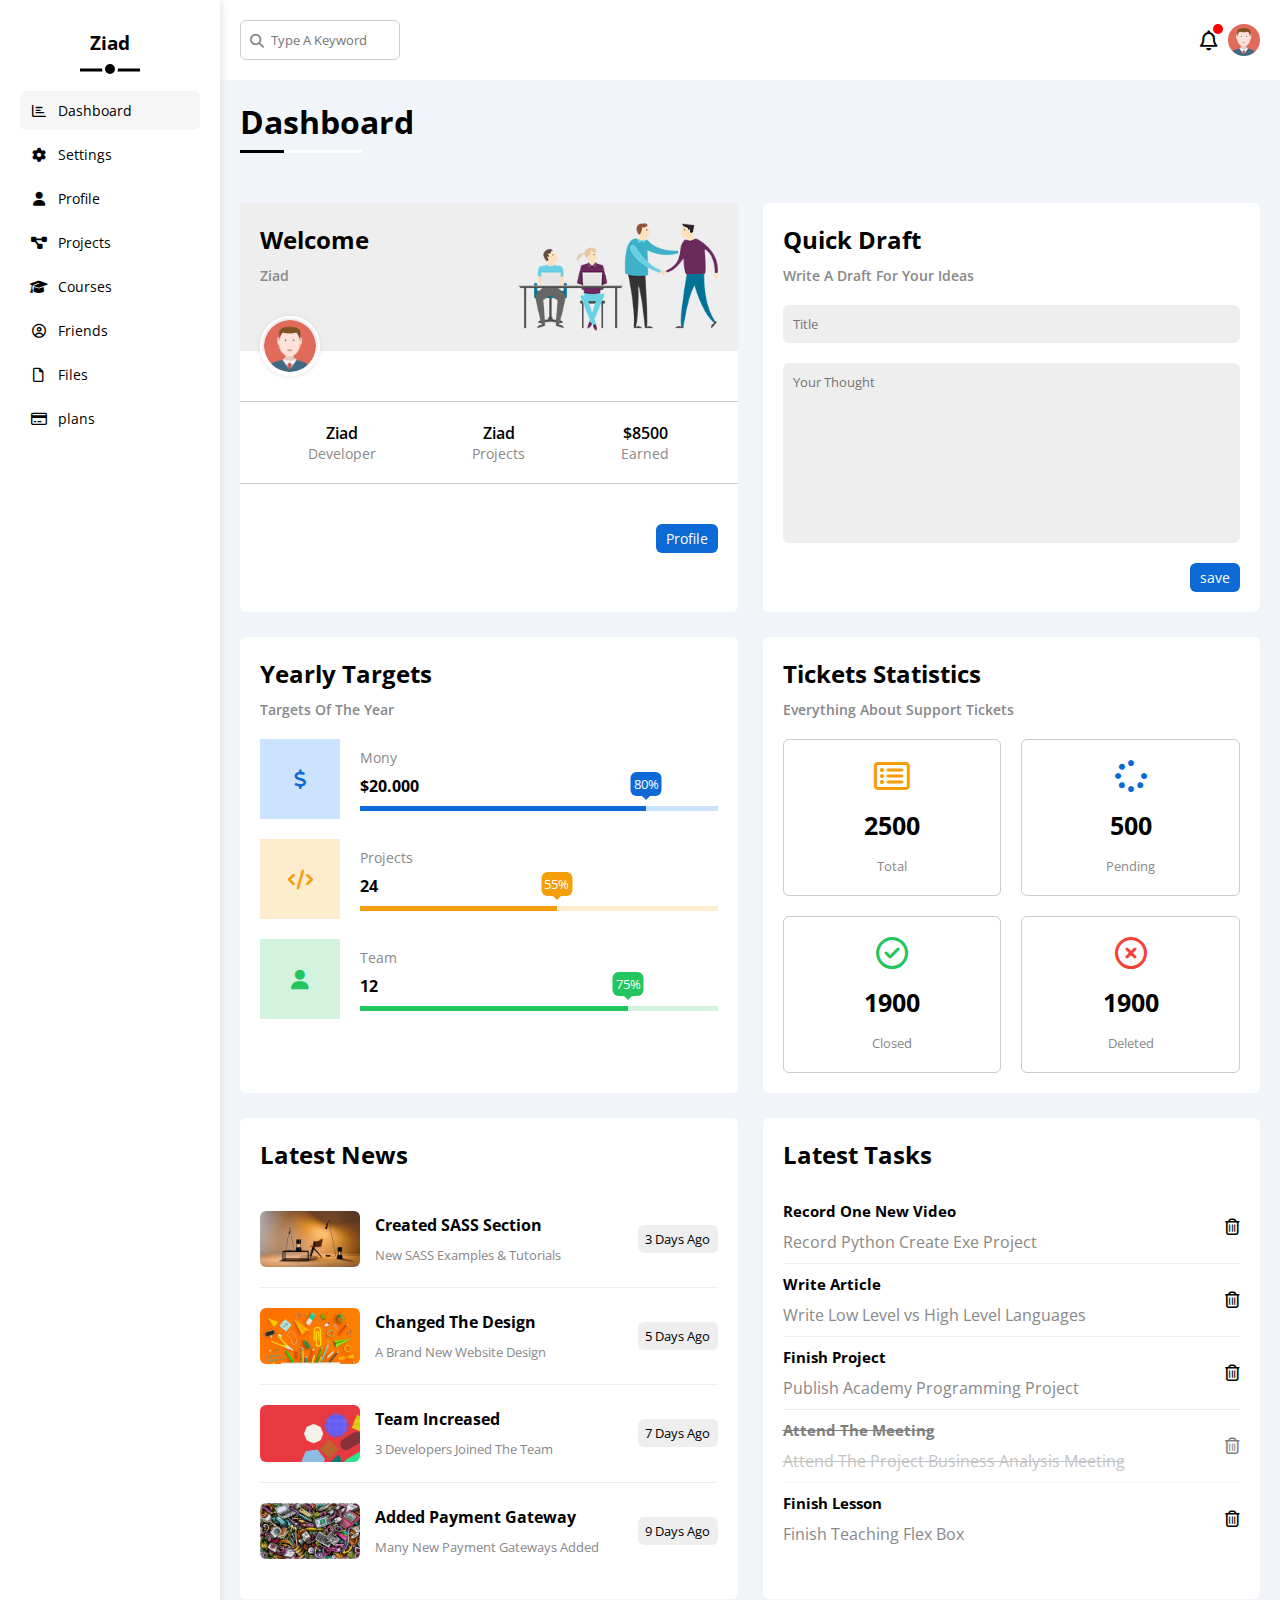
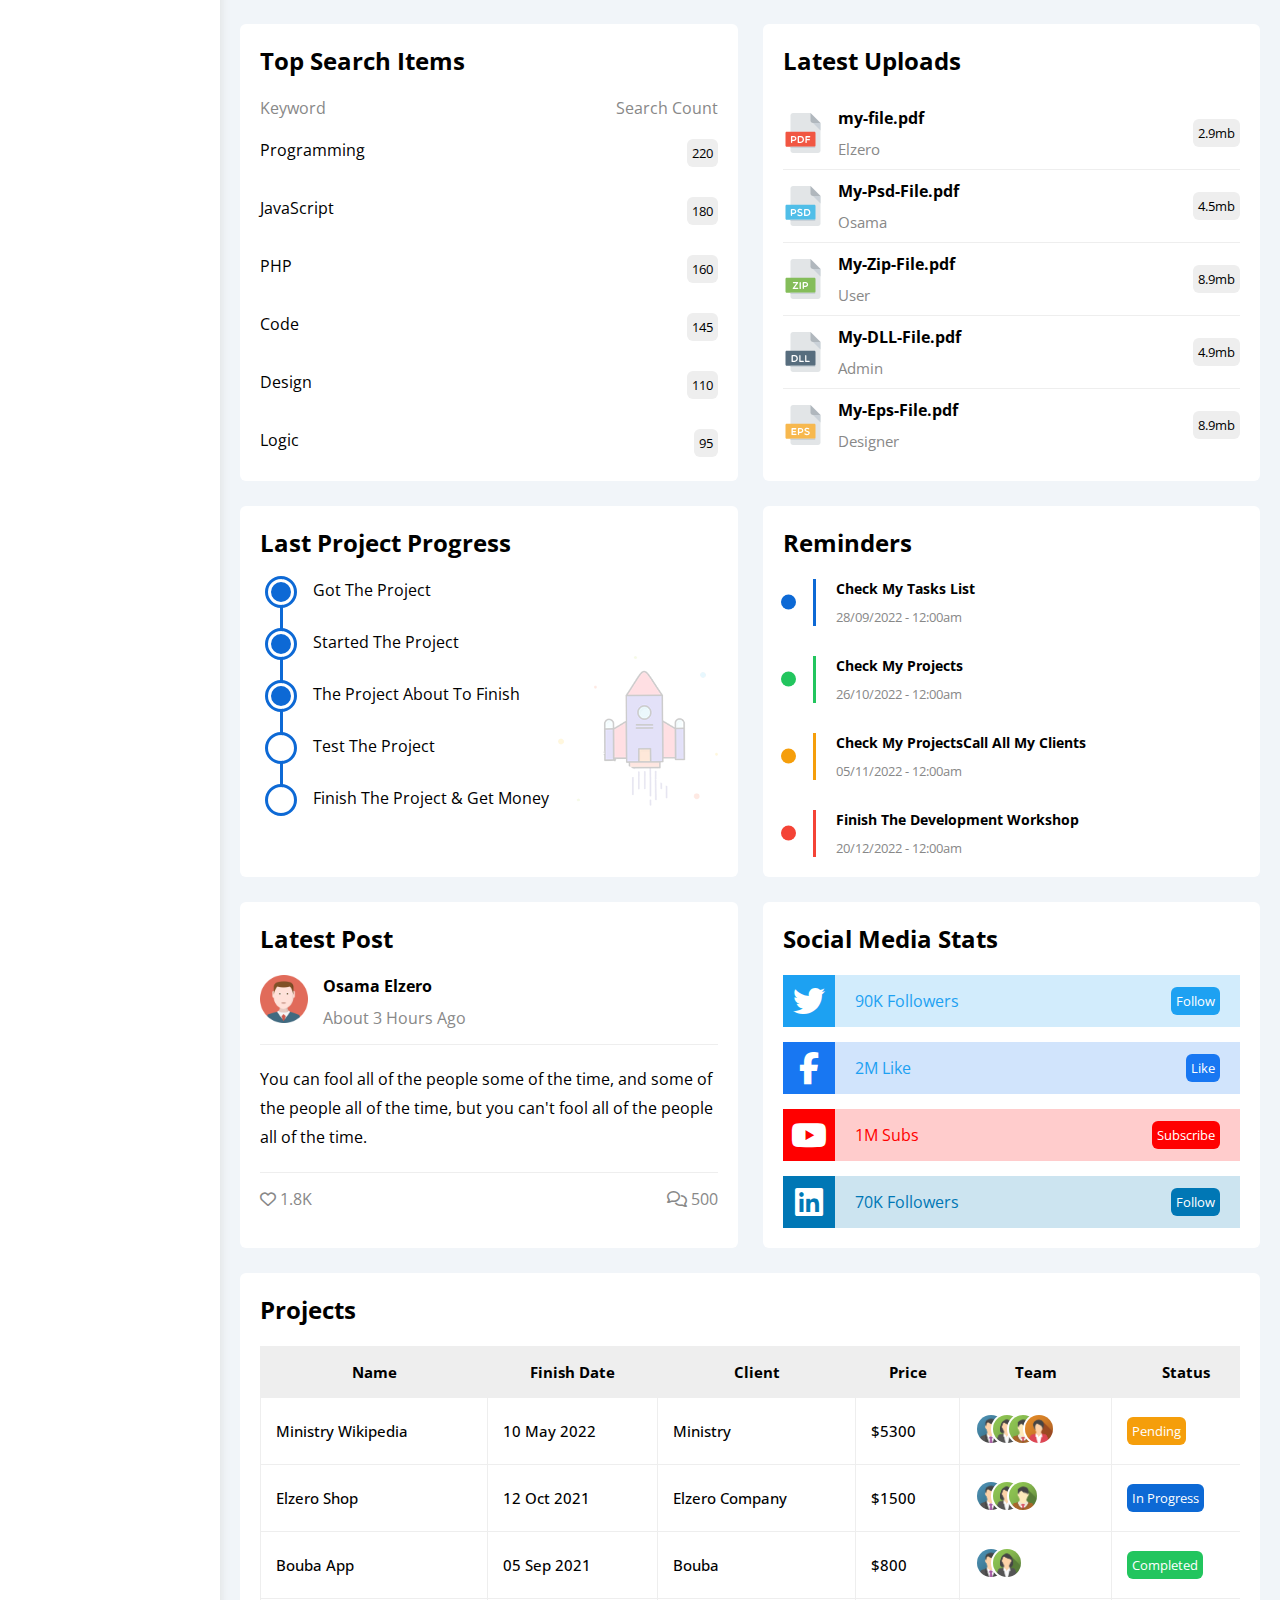
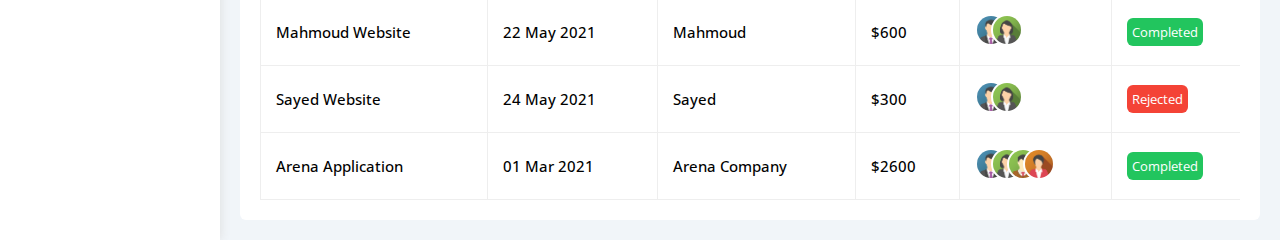
<file: index.html>
<!DOCTYPE html>
<html lang="en">
    <head>
        <meta charset="UTF-8" />
        <meta name="viewport" content="width=device-width, initial-scale=1.0" />
        <link rel="preconnect" href="https://fonts.googleapis.com" />
        <link rel="preconnect" href="https://fonts.gstatic.com" crossorigin />
        <link
            href="https://fonts.googleapis.com/css2?family=Open+Sans:ital,wght@0,300..800;1,300..800&display=swap"
            rel="stylesheet"
        />
        <link rel="stylesheet" href="./css/all.min.css" />
        <link rel="stylesheet" href="./css/Framework.css" />
        <link rel="stylesheet" href="./css/style.css" />
        <title>Dashboard</title>
    </head>
    <body>
        <div class="page d-flex">
            <!-- aside -->
            <aside class="bg-white d-flex p-20 gap-25 p-relative">
                <h1 class="p-relative p-10">Ziad</h1>
                <ul class="pages d-flex f-direction-column align-center gap-5">
                    <li class="mediam-screen">
                        <a
                            class="active d-flex align-center p-10 c-black fs-14 rad-6 gap-10 justify-start"
                            href="index.html"
                        >
                            <i class="fa-regular fa-chart-bar fa-fw"></i>
                            <p>Dashboard</p>
                        </a>
                    </li>
                    <li class="mediam-screen">
                        <a
                            class="d-flex align-center p-10 c-black fs-14 rad-6 gap-10 justify-start"
                            href="settings.html"
                        >
                            <i class="fa-solid fa-gear fa-fw"></i>
                            <p>Settings</p>
                        </a>
                    </li>
                    <li class="mediam-screen">
                        <a
                            class="d-flex align-center p-10 c-black fs-14 rad-6 gap-10 justify-start"
                            href="profile.html"
                        >
                            <i class="fa-solid fa-user fa-fw"></i>
                            <p>Profile</p>
                        </a>
                    </li>
                    <li class="mediam-screen">
                        <a
                            class="d-flex align-center p-10 c-black fs-14 rad-6 gap-10 justify-start"
                            href="projects"
                        >
                            <i class="fa-solid fa-diagram-project fa-fw"></i>
                            <p class="mediam-screen">Projects</p>
                        </a>
                    </li>
                    <li class="mediam-screen">
                        <a
                            class="d-flex align-center p-10 c-black fs-14 rad-6 gap-10 justify-start"
                            href="courses.html"
                        >
                            <i class="fa-solid fa-graduation-cap fa-fw"></i>
                            <p>Courses</p>
                        </a>
                    </li>
                    <li class="mediam-screen">
                        <a
                            class="d-flex align-center p-10 c-black fs-14 rad-6 gap-10 justify-start"
                            href="friends.html"
                        >
                            <i class="fa-regular fa-circle-user fa-fw"></i>
                            <p>Friends</p>
                        </a>
                    </li>
                    <li class="mediam-screen">
                        <a
                            class="d-flex align-center p-10 c-black fs-14 rad-6 gap-10 justify-start"
                            href="files.html"
                        >
                            <i class="fa-regular fa-file fa-fw"></i>
                            <p>Files</p>
                        </a>
                    </li>
                    <li class="mediam-screen">
                        <a
                            class="d-flex align-center p-10 c-black fs-14 rad-6 gap-10 justify-start"
                            href="./plans.html"
                        >
                            <i class="fa-regular fa-credit-card fa-fw"></i>
                            <p>plans</p>
                        </a>
                    </li>
                </ul>
            </aside>
            <!-- content -->
            <div class="content w-full">
                <!-- header -->
                <header class="p-20 d-flex justify-bettwen bg-white">
                    <div class="search">
                        <input
                            type="search"
                            placeholder="Type A Keyword"
                            class="p-10 rad-6"
                        />
                    </div>
                    <div class="icons d-flex align-center gap-10">
                        <div class="notification">
                            <i class="fa-regular fa-bell fa-lg"></i>
                        </div>
                        <img src="./images/avatar.png" alt="" />
                    </div>
                </header>
                <!-- title -->
                <h2 class="fs-32 fw-700 p-relative">Dashboard</h2>
                <!-- grid box -->
                <div class="operations p-20 d-grid gap-25">
                    <div
                        class="welcome bg-white rad-6 d-flex f-direction-column"
                    >
                        <div
                            class="heading d-flex justify-bettwen align-start p-20 p-relative"
                        >
                            <div class="text">
                                <h3>Welcome</h3>
                                <p>Ziad</p>
                            </div>
                            <img
                                class="avater"
                                src="./images/avatar.png"
                                alt=""
                            />
                            <img src="./images/welcome.png" alt="" />
                        </div>
                        <ul class="info d-flex justify-around p-20">
                            <li>
                                <p class="name">Ziad</p>
                                <p class="job">Developer</p>
                            </li>
                            <li>
                                <p class="number">Ziad</p>
                                <p class="projects">Projects</p>
                            </li>
                            <li>
                                <p class="number">$8500</p>
                                <p class="earned">Earned</p>
                            </li>
                        </ul>
                        <div
                            class="btn-container w-full p-20 d-flex align-center justify-end"
                        >
                            <a href="" class="primary-btn">Profile</a>
                        </div>
                    </div>
                    <div class="card bg-white rad-6 p-20">
                        <div class="card-text">
                            <h3>Quick Draft</h3>
                            <p>Write A Draft For Your Ideas</p>
                        </div>
                        <form class="w-full">
                            <input
                                class="input w-full rad-6 p-10"
                                type="text"
                                name="title"
                                placeholder="Title"
                            />
                            <textarea
                                class="input w-full rad-6 p-10"
                                name="message"
                                placeholder="Your Thought"
                            ></textarea>
                            <button class="primary-btn">save</button>
                        </form>
                    </div>
                    <div class="card bg-white rad-6 p-20">
                        <div class="card-text">
                            <h3>Yearly Targets</h3>
                            <p>Targets Of The Year</p>
                        </div>
                        <div class="target-prog">
                            <div class="prog mony">
                                <div class="icon f-center bg-blue-20">
                                    <i
                                        class="fa-solid fa-dollar-sign fa-lg c-blue"
                                    ></i>
                                </div>
                                <div class="info">
                                    <p class="fs-14 c-gray">Mony</p>
                                    <p class="fw-700">$20.000</p>
                                    <div class="prog-bar bg-blue-20">
                                        <span class="bg-blue p-relative"></span>
                                    </div>
                                </div>
                            </div>
                            <div class="prog projects">
                                <div class="icon f-center bg-yellow-20">
                                    <i
                                        class="fa-solid fa-code fa-lg c-yellow"
                                    ></i>
                                </div>
                                <div class="info">
                                    <p class="fs-14 c-gray">Projects</p>
                                    <p class="fw-700">24</p>
                                    <div class="prog-bar bg-yellow-20">
                                        <span
                                            class="bg-yellow p-relative"
                                        ></span>
                                    </div>
                                </div>
                            </div>
                            <div class="prog team">
                                <div class="icon f-center bg-green-20">
                                    <i
                                        class="fa-solid fa-user fa-lg c-green"
                                    ></i>
                                </div>
                                <div class="info">
                                    <p class="fs-14 c-gray">Team</p>
                                    <p class="fw-700">12</p>
                                    <div class="prog-bar bg-green-20">
                                        <span
                                            class="bg-green p-relative"
                                        ></span>
                                    </div>
                                </div>
                            </div>
                        </div>
                    </div>
                    <div class="card bg-white rad-6 p-20">
                        <div class="card-text">
                            <h3>Tickets Statistics</h3>
                            <p>Everything About Support Tickets</p>
                        </div>
                        <div class="tickets d-grid-200 gap-20">
                            <div
                                class="status total border-gray p-20 rad-6 f-center f-direction-column gap-15"
                            >
                                <div class="icon">
                                    <i
                                        class="fa-regular fa-rectangle-list fa-2x c-yellow"
                                    ></i>
                                </div>
                                <p class="number fs-25 fw-700">2500</p>
                                <p class="fs-13 c-gray">Total</p>
                            </div>
                            <div
                                class="status pending border-gray p-20 rad-6 f-center f-direction-column gap-15"
                            >
                                <div class="icon">
                                    <i
                                        class="fa-solid fa-spinner fa-2x c-blue"
                                    ></i>
                                </div>
                                <p class="number fs-25 fw-700">500</p>
                                <p class="fs-13 c-gray">Pending</p>
                            </div>
                            <div
                                class="status closed border-gray p-20 rad-6 f-center f-direction-column gap-15"
                            >
                                <div class="icon">
                                    <i
                                        class="fa-regular fa-circle-check fa-2x c-green"
                                    ></i>
                                </div>
                                <p class="number fs-25 fw-700">1900</p>
                                <p class="fs-13 c-gray">Closed</p>
                            </div>
                            <div
                                class="status closed border-gray p-20 rad-6 f-center f-direction-column gap-15"
                            >
                                <div class="icon">
                                    <i
                                        class="fa-regular fa-circle-xmark fa-2x c-red"
                                    ></i>
                                </div>
                                <p class="number fs-25 fw-700">1900</p>
                                <p class="fs-13 c-gray">Deleted</p>
                            </div>
                        </div>
                    </div>
                    <div class="card bg-white rad-6 p-20">
                        <div class="card-text">
                            <h3>Latest News</h3>
                        </div>
                        <div class="latest">
                            <div
                                class="card d-flex align-center justify-bettwen p-y-20"
                            >
                                <div class="info d-flex align-center gap-15">
                                    <img
                                        class="rad-6"
                                        src="./images/news-01.png"
                                        alt=""
                                    />
                                    <div class="text">
                                        <h4 class="fw-700">
                                            Created SASS Section
                                        </h4>
                                        <p class="fs-13 c-gray">
                                            New SASS Examples & Tutorials
                                        </p>
                                    </div>
                                </div>
                                <div class="days fs-13 bg-gray p-5 rad-6">
                                    3 Days Ago
                                </div>
                            </div>
                            <div
                                class="card d-flex align-center justify-bettwen p-y-20"
                            >
                                <div class="info d-flex align-center gap-15">
                                    <img
                                        class="rad-6"
                                        src="./images/news-02.png"
                                        alt=""
                                    />
                                    <div class="text">
                                        <h4 class="fw-700">
                                            Changed The Design
                                        </h4>
                                        <p class="fs-13 c-gray">
                                            A Brand New Website Design
                                        </p>
                                    </div>
                                </div>
                                <div class="days fs-13 bg-gray p-5 rad-6">
                                    5 Days Ago
                                </div>
                            </div>
                            <div
                                class="card d-flex align-center justify-bettwen p-y-20"
                            >
                                <div class="info d-flex align-center gap-15">
                                    <img
                                        class="rad-6"
                                        src="./images/news-03.png"
                                        alt=""
                                    />
                                    <div class="text">
                                        <h4 class="fw-700">Team Increased</h4>
                                        <p class="fs-13 c-gray">
                                            3 Developers Joined The Team
                                        </p>
                                    </div>
                                </div>
                                <div class="days fs-13 bg-gray p-5 rad-6">
                                    7 Days Ago
                                </div>
                            </div>
                            <div
                                class="card d-flex align-center justify-bettwen p-y-20"
                            >
                                <div class="info d-flex align-center gap-15">
                                    <img
                                        class="rad-6"
                                        src="./images/news-04.png"
                                        alt=""
                                    />
                                    <div class="text">
                                        <h4 class="fw-700">
                                            Added Payment Gateway
                                        </h4>
                                        <p class="fs-13 c-gray">
                                            Many New Payment Gateways Added
                                        </p>
                                    </div>
                                </div>
                                <div class="days fs-13 bg-gray p-5 rad-6">
                                    9 Days Ago
                                </div>
                            </div>
                        </div>
                    </div>
                    <div class="card bg-white rad-6 p-20">
                        <div class="card-text">
                            <h3>Latest Tasks</h3>
                        </div>
                        <div class="latest-tasks">
                            <div
                                class="card p-y-10 d-flex justify-bettwen align-center"
                            >
                                <div class="text">
                                    <h4 class="fw-700 fs-15">
                                        Record One New Video
                                    </h4>
                                    <p class="c-gray">
                                        Record Python Create Exe Project
                                    </p>
                                </div>
                                <button>
                                    <i
                                        class="fa-regular fa-trash-can fa-lg"
                                    ></i>
                                </button>
                            </div>
                            <div
                                class="card p-y-10 d-flex justify-bettwen align-center"
                            >
                                <div class="text">
                                    <h4 class="fw-700 fs-15">Write Article</h4>
                                    <p class="c-gray">
                                        Write Low Level vs High Level Languages
                                    </p>
                                </div>
                                <button>
                                    <i
                                        class="fa-regular fa-trash-can fa-lg"
                                    ></i>
                                </button>
                            </div>
                            <div
                                class="card p-y-10 d-flex justify-bettwen align-center"
                            >
                                <div class="text">
                                    <h4 class="fw-700 fs-15">Finish Project</h4>
                                    <p class="c-gray">
                                        Publish Academy Programming Project
                                    </p>
                                </div>
                                <button>
                                    <i
                                        class="fa-regular fa-trash-can fa-lg"
                                    ></i>
                                </button>
                            </div>
                            <div
                                class="card p-y-10 d-flex justify-bettwen align-center done"
                            >
                                <div class="text">
                                    <h4 class="fw-700 fs-15">
                                        Attend The Meeting
                                    </h4>
                                    <p class="c-gray">
                                        Attend The Project Business Analysis
                                        Meeting
                                    </p>
                                </div>
                                <button>
                                    <i
                                        class="fa-regular fa-trash-can fa-lg"
                                    ></i>
                                </button>
                            </div>
                            <div
                                class="card p-y-10 d-flex justify-bettwen align-center"
                            >
                                <div class="text">
                                    <h4 class="fw-700 fs-15">Finish Lesson</h4>
                                    <p class="c-gray">
                                        Finish Teaching Flex Box
                                    </p>
                                </div>
                                <button>
                                    <i
                                        class="fa-regular fa-trash-can fa-lg"
                                    ></i>
                                </button>
                            </div>
                        </div>
                    </div>
                    <div class="card bg-white rad-6 p-20">
                        <div class="card-text">
                            <h3>Top Search Items</h3>
                        </div>
                        <div class="top-search">
                            <div class="table d-flex f-direction-column gap-20">
                                <div class="head d-flex justify-bettwen">
                                    <span class="c-gray">Keyword</span>
                                    <span class="c-gray">Search Count </span>
                                </div>
                                <div
                                    class="body d-flex f-direction-column gap-30"
                                >
                                    <div class="tr d-flex justify-bettwen">
                                        <span>Programming</span>
                                        <span class="fs-13 p-5 bg-gray rad-6"
                                            >220</span
                                        >
                                    </div>
                                    <div class="tr d-flex justify-bettwen">
                                        <span>JavaScript</span>
                                        <span class="fs-13 p-5 bg-gray rad-6"
                                            >180</span
                                        >
                                    </div>
                                    <div class="tr d-flex justify-bettwen">
                                        <span>PHP</span>
                                        <span class="fs-13 p-5 bg-gray rad-6"
                                            >160
                                        </span>
                                    </div>
                                    <div class="tr d-flex justify-bettwen">
                                        <span>Code</span>
                                        <span class="fs-13 p-5 bg-gray rad-6"
                                            >145</span
                                        >
                                    </div>
                                    <div class="tr d-flex justify-bettwen">
                                        <span>Design</span>
                                        <span class="fs-13 p-5 bg-gray rad-6"
                                            >110</span
                                        >
                                    </div>
                                    <div class="tr d-flex justify-bettwen">
                                        <span>Logic</span>
                                        <span class="fs-13 p-5 bg-gray rad-6"
                                            >95</span
                                        >
                                    </div>
                                </div>
                            </div>
                        </div>
                    </div>
                    <div class="card bg-white rad-6 p-20">
                        <div class="card-text">
                            <h3>Latest Uploads</h3>
                        </div>
                        <div class="latest-uploads">
                            <div
                                class="box d-flex justify-bettwen align-center p-y-10"
                            >
                                <div
                                    class="info d-flex justify-bettwen align-center gap-15"
                                >
                                    <img src="./images/pdf.svg" alt="" />
                                    <div class="text">
                                        <h4 class="mb-10">my-file.pdf</h4>
                                        <p class="fs-15 c-gray">Elzero</p>
                                    </div>
                                </div>
                                <p class="size fs-13 fw-400 p-5 bg-gray rad-6">
                                    2.9mb
                                </p>
                            </div>
                            <div
                                class="box d-flex justify-bettwen align-center p-y-10"
                            >
                                <div
                                    class="info d-flex justify-bettwen align-center gap-15"
                                >
                                    <img src="./images/psd.svg" alt="" />
                                    <div class="text">
                                        <h4 class="mb-10">My-Psd-File.pdf</h4>
                                        <p class="fs-15 c-gray">Osama</p>
                                    </div>
                                </div>
                                <p class="size fs-13 fw-400 p-5 bg-gray rad-6">
                                    4.5mb
                                </p>
                            </div>
                            <div
                                class="box d-flex justify-bettwen align-center p-y-10"
                            >
                                <div
                                    class="info d-flex justify-bettwen align-center gap-15"
                                >
                                    <img src="./images/zip.svg" alt="" />
                                    <div class="text">
                                        <h4 class="mb-10">My-Zip-File.pdf</h4>
                                        <p class="fs-15 c-gray">User</p>
                                    </div>
                                </div>
                                <p class="size fs-13 fw-400 p-5 bg-gray rad-6">
                                    8.9mb
                                </p>
                            </div>
                            <div
                                class="box d-flex justify-bettwen align-center p-y-10"
                            >
                                <div
                                    class="info d-flex justify-bettwen align-center gap-15"
                                >
                                    <img src="./images/dll.svg" alt="" />
                                    <div class="text">
                                        <h4 class="mb-10">My-DLL-File.pdf</h4>
                                        <p class="fs-15 c-gray">Admin</p>
                                    </div>
                                </div>
                                <p class="size fs-13 fw-400 p-5 bg-gray rad-6">
                                    4.9mb
                                </p>
                            </div>
                            <div
                                class="box d-flex justify-bettwen align-center p-y-10"
                            >
                                <div
                                    class="info d-flex justify-bettwen align-center gap-15"
                                >
                                    <img src="./images/eps.svg" alt="" />
                                    <div class="text">
                                        <h4 class="mb-10">My-Eps-File.pdf</h4>
                                        <p class="fs-15 c-gray">Designer</p>
                                    </div>
                                </div>
                                <p class="size fs-13 fw-400 p-5 bg-gray rad-6">
                                    8.9mb
                                </p>
                            </div>
                        </div>
                    </div>
                    <div class="card bg-white rad-6 p-20">
                        <div class="card-text">
                            <h3>Last Project Progress</h3>
                        </div>
                        <div
                            class="project-prog d-flex justify-bettwen align-end"
                        >
                            <div
                                class="stages d-flex f-direction-column gap-30 ml-20"
                            >
                                <p>Got The Project</p>
                                <p>Started The Project</p>
                                <p>The Project About To Finish</p>
                                <p>Test The Project</p>
                                <p>Finish The Project & Get Money</p>
                            </div>
                            <img src="./images/project.png" alt="" />
                        </div>
                    </div>
                    <div class="card bg-white rad-6 p-20">
                        <div class="card-text">
                            <h3>Reminders</h3>
                        </div>
                        <div class="reminder d-flex f-direction-column gap-30">
                            <div class="box first">
                                <p class="fs-14 fw-700 mb-10">
                                    Check My Tasks List
                                </p>
                                <p class="date fs-13 c-gray">
                                    28/09/2022 - 12:00am
                                </p>
                            </div>
                            <div class="box second">
                                <p class="fs-14 fw-700 mb-10">
                                    Check My Projects
                                </p>
                                <p class="date fs-13 c-gray">
                                    26/10/2022 - 12:00am
                                </p>
                            </div>
                            <div class="box thired">
                                <p class="fs-14 fw-700 mb-10">
                                    Check My ProjectsCall All My Clients
                                </p>
                                <p class="date fs-13 c-gray">
                                    05/11/2022 - 12:00am
                                </p>
                            </div>
                            <div class="box fourth">
                                <p class="fs-14 fw-700 mb-10">
                                    Finish The Development Workshop
                                </p>
                                <p class="date fs-13 c-gray">
                                    20/12/2022 - 12:00am
                                </p>
                            </div>
                        </div>
                    </div>
                    <div class="card bg-white rad-6 p-20">
                        <div class="card-text">
                            <h3>Latest Post</h3>
                        </div>
                        <div class="last-post">
                            <div class="person-info d-flex gap-15 pb-15">
                                <img src="./images/avatar.png" alt="" />
                                <div class="text">
                                    <h4 class="mb-10">Osama Elzero</h4>
                                    <p class="c-gray">About 3 Hours Ago</p>
                                </div>
                            </div>
                            <div class="post p-y-20">
                                You can fool all of the people some of the time,
                                and some of the people all of the time, but you
                                can't fool all of the people all of the time.
                            </div>
                            <div
                                class="post-react p-y-15 d-flex justify-bettwen align-center"
                            >
                                <div class="likes c-gray">
                                    <i class="fa-regular fa-heart"></i>
                                    <span>1.8K</span>
                                </div>
                                <div class="comments c-gray">
                                    <i class="fa-regular fa-comments"></i>
                                    <span>500</span>
                                </div>
                            </div>
                        </div>
                    </div>
                    <div class="card bg-white rad-6 p-20">
                        <div class="card-text">
                            <h3>Social Media Stats</h3>
                        </div>
                        <div
                            class="social-stats d-flex f-direction-column gap-15"
                        >
                            <div class="box d-flex align-center">
                                <i
                                    class="fa-brands fa-twitter fa-2x p-10 c-white d-flex justify-center align-center"
                                ></i>
                                <div
                                    class="text d-flex justify-bettwen align-center p-x-20"
                                >
                                    <p>90K Followers</p>
                                    <a class="p-5 c-white rad-6 fs-13" href="#"
                                        >Follow</a
                                    >
                                </div>
                            </div>
                            <div class="box d-flex align-center">
                                <i
                                    class="fa-brands fa-facebook-f fa-2x c-white p-10 d-flex justify-center align-center"
                                ></i>
                                <div
                                    class="text d-flex justify-bettwen align-center p-x-20"
                                >
                                    <p>2M Like</p>
                                    <a class="p-5 c-white rad-6 fs-13" href="#"
                                        >Like</a
                                    >
                                </div>
                            </div>
                            <div class="box d-flex align-center">
                                <i
                                    class="fa-brands fa-youtube fa-2x p-10 c-white d-flex justify-center align-center"
                                ></i>
                                <div
                                    class="text d-flex justify-bettwen align-center p-x-20"
                                >
                                    <p>1M Subs</p>
                                    <a class="p-5 c-white rad-6 fs-13" href="#"
                                        >Subscribe</a
                                    >
                                </div>
                            </div>
                            <div class="box d-flex align-center">
                                <i
                                    class="fa-brands fa-linkedin fa-2x p-10 c-white d-flex justify-center align-center"
                                ></i>
                                <div
                                    class="text d-flex justify-bettwen align-center p-x-20"
                                >
                                    <p>70K Followers</p>
                                    <a class="p-5 c-white rad-6 fs-13" href="#"
                                        >Follow</a
                                    >
                                </div>
                            </div>
                        </div>
                    </div>
                    <div class="card bg-white rad-6 p-20 grid-full">
                        <div class="card-text">
                            <h3>Projects</h3>
                        </div>
                        <div class="table-container">
                            <table class="working-table">
                                <thead>
                                    <tr>
                                        <th>Name</th>
                                        <th>Finish Date</th>
                                        <th>Client</th>
                                        <th>Price</th>
                                        <th>Team</th>
                                        <th>Status</th>
                                    </tr>
                                </thead>
                                <tbody>
                                    <tr>
                                        <td>Ministry Wikipedia</td>
                                        <td>10 May 2022</td>
                                        <td>Ministry</td>
                                        <td>$5300</td>
                                        <td class="team-member">
                                            <img
                                                src="./images/team-01.png"
                                                alt=""
                                            />
                                            <img
                                                src="./images/team-02.png"
                                                alt=""
                                            />
                                            <img
                                                src="./images/team-03.png"
                                                alt=""
                                            />
                                            <img
                                                src="./images/team-04.png"
                                                alt=""
                                            />
                                        </td>
                                        <td>
                                            <div class="jop-status pending-jop">
                                                Pending
                                            </div>
                                        </td>
                                    </tr>
                                    <tr>
                                        <td>Elzero Shop</td>
                                        <td>12 Oct 2021</td>
                                        <td>Elzero Company</td>
                                        <td>$1500</td>
                                        <td>
                                            <img
                                                src="./images/team-01.png"
                                                alt=""
                                            />
                                            <img
                                                src="./images/team-02.png"
                                                alt=""
                                            />
                                            <img
                                                src="./images/team-03.png"
                                                alt=""
                                            />
                                        </td>
                                        <td>
                                            <div class="jop-status in-progress">
                                                In Progress
                                            </div>
                                        </td>
                                    </tr>
                                    <tr>
                                        <td>Bouba App</td>
                                        <td>05 Sep 2021</td>
                                        <td>Bouba</td>
                                        <td>$800</td>
                                        <td>
                                            <img
                                                src="./images/team-01.png"
                                                alt=""
                                            />
                                            <img
                                                src="./images/team-02.png"
                                                alt=""
                                            />
                                        </td>
                                        <td>
                                            <div class="jop-status completed">
                                                Completed
                                            </div>
                                        </td>
                                    </tr>
                                    <tr>
                                        <td>Mahmoud Website</td>
                                        <td>22 May 2021</td>
                                        <td>Mahmoud</td>
                                        <td>$600</td>
                                        <td>
                                            <img
                                                src="./images/team-01.png"
                                                alt=""
                                            />
                                            <img
                                                src="./images/team-02.png"
                                                alt=""
                                            />
                                        </td>
                                        <td>
                                            <div class="jop-status completed">
                                                Completed
                                            </div>
                                        </td>
                                    </tr>
                                    <tr>
                                        <td>Sayed Website</td>
                                        <td>24 May 2021</td>
                                        <td>Sayed</td>
                                        <td>$300</td>
                                        <td>
                                            <img
                                                src="./images/team-01.png"
                                                alt=""
                                            />
                                            <img
                                                src="./images/team-02.png"
                                                alt=""
                                            />
                                        </td>
                                        <td>
                                            <div class="jop-status rejected">
                                                Rejected
                                            </div>
                                        </td>
                                    </tr>
                                    <tr>
                                        <td>Arena Application</td>
                                        <td>01 Mar 2021</td>
                                        <td>Arena Company</td>
                                        <td>$2600</td>
                                        <td>
                                            <img
                                                src="./images/team-01.png"
                                                alt=""
                                            />
                                            <img
                                                src="./images/team-02.png"
                                                alt=""
                                            />
                                            <img
                                                src="./images/team-03.png"
                                                alt=""
                                            />
                                            <img
                                                src="./images/team-04.png"
                                                alt=""
                                            />
                                        </td>
                                        <td>
                                            <div class="jop-status completed">
                                                Completed
                                            </div>
                                        </td>
                                    </tr>
                                </tbody>
                            </table>
                        </div>
                    </div>
                </div>
            </div>
        </div>
    </body>
</html>
</file>
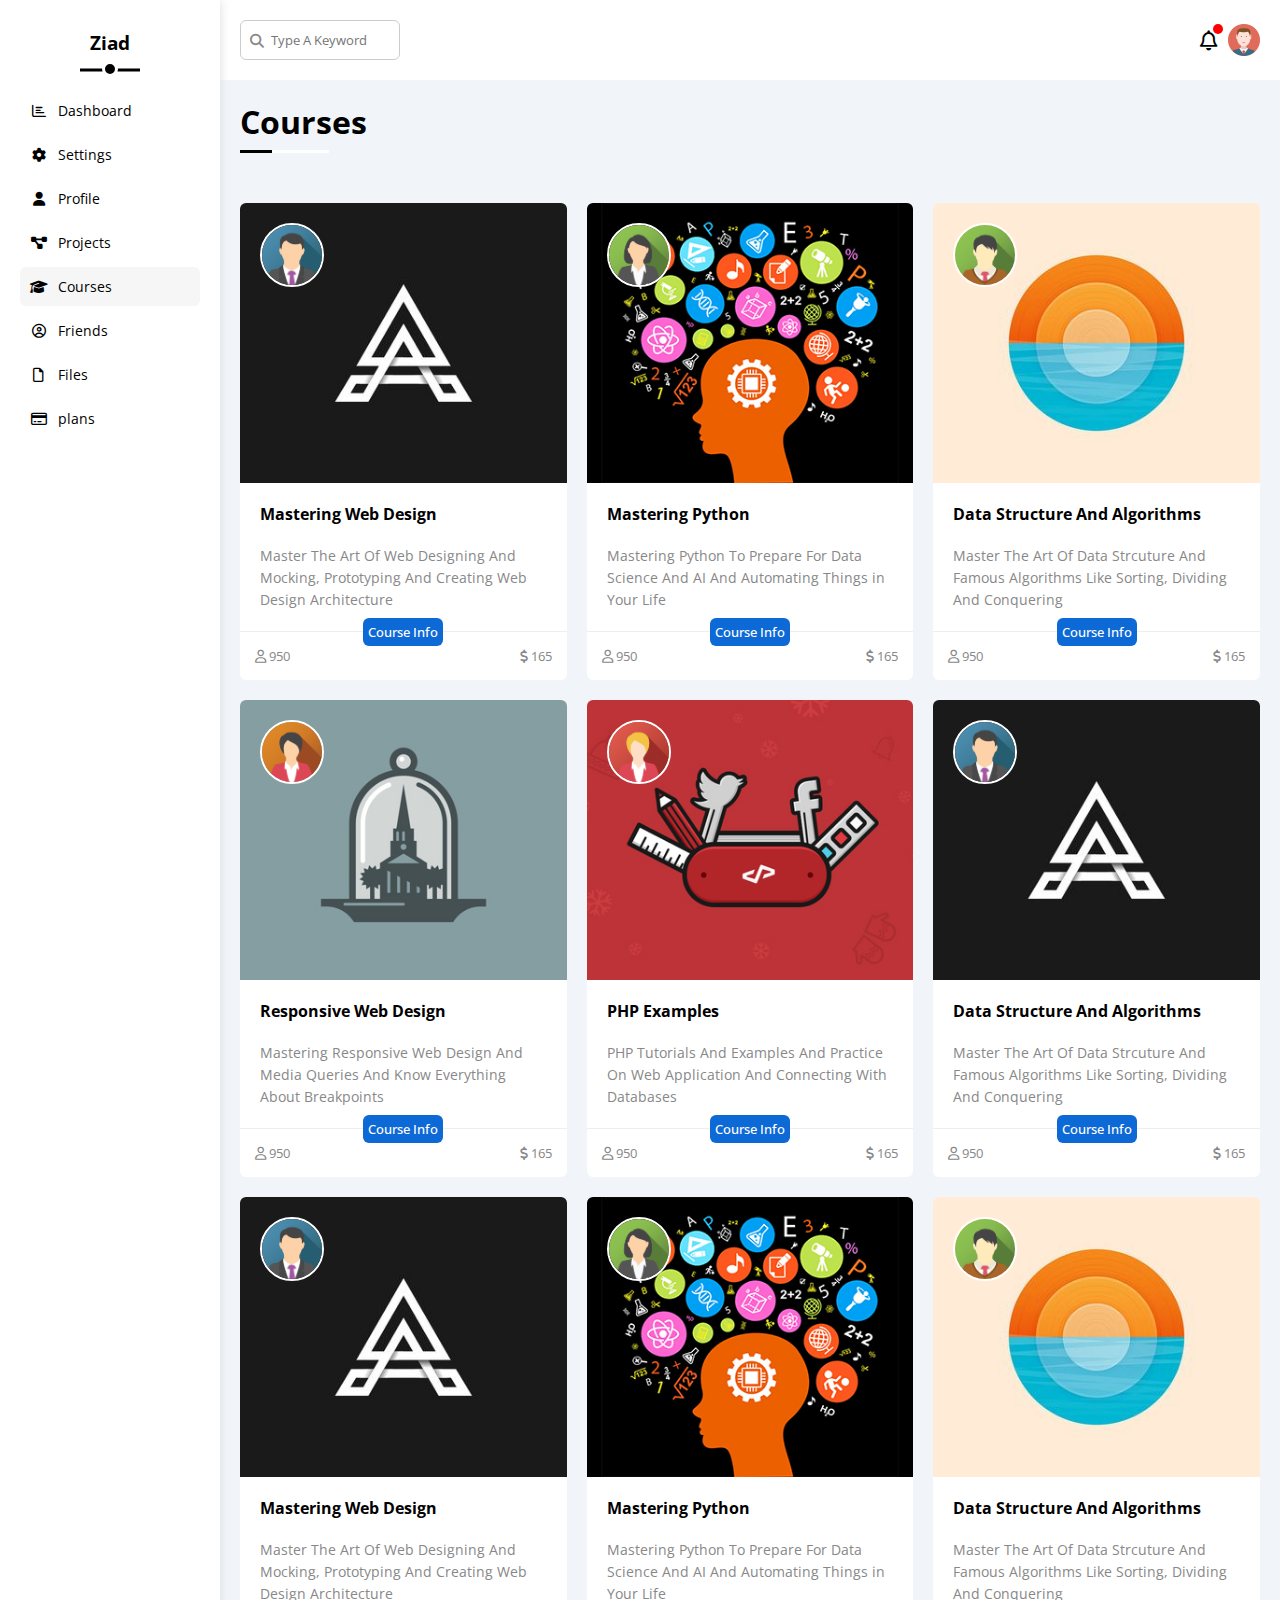
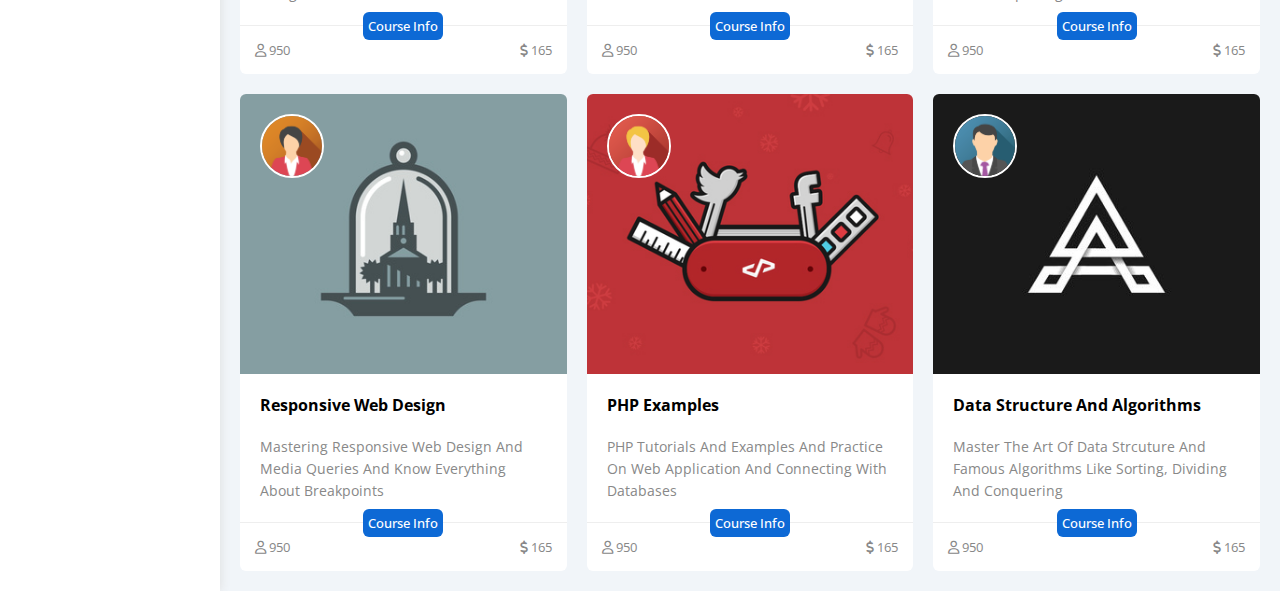
<file: courses.html>
<!DOCTYPE html>
<html lang="en">
    <head>
        <meta charset="UTF-8" />
        <meta name="viewport" content="width=device-width, initial-scale=1.0" />
        <link rel="preconnect" href="https://fonts.googleapis.com" />
        <link rel="preconnect" href="https://fonts.gstatic.com" crossorigin />
        <link
            href="https://fonts.googleapis.com/css2?family=Open+Sans:ital,wght@0,300..800;1,300..800&display=swap"
            rel="stylesheet"
        />
        <link rel="stylesheet" href="./css/all.min.css" />
        <link rel="stylesheet" href="./css/Framework.css" />
        <link rel="stylesheet" href="./css/style.css" />
        <title>Courses</title>
    </head>
    <body>
        <div class="page d-flex">
            <!-- aside -->
            <aside class="bg-white d-flex p-20 gap-25 p-relative">
                <h1 class="p-relative p-10">Ziad</h1>
                <ul class="pages d-flex f-direction-column align-center gap-5">
                    <li class="mediam-screen">
                        <a
                            class="d-flex align-center p-10 c-black fs-14 rad-6 gap-10 justify-start"
                            href="index.html"
                        >
                            <i class="fa-regular fa-chart-bar fa-fw"></i>
                            <p>Dashboard</p>
                        </a>
                    </li>
                    <li class="mediam-screen">
                        <a
                            class="d-flex align-center p-10 c-black fs-14 rad-6 gap-10 justify-start"
                            href="settings.html"
                        >
                            <i class="fa-solid fa-gear fa-fw"></i>
                            <p>Settings</p>
                        </a>
                    </li>
                    <li class="mediam-screen">
                        <a
                            class="d-flex align-center p-10 c-black fs-14 rad-6 gap-10 justify-start"
                            href="profile.html"
                        >
                            <i class="fa-solid fa-user fa-fw"></i>
                            <p>Profile</p>
                        </a>
                    </li>
                    <li class="mediam-screen">
                        <a
                            class="d-flex align-center p-10 c-black fs-14 rad-6 gap-10 justify-start"
                            href="projects.html"
                        >
                            <i class="fa-solid fa-diagram-project fa-fw"></i>
                            <p class="mediam-screen">Projects</p>
                        </a>
                    </li>
                    <li class="mediam-screen">
                        <a
                            class="active d-flex align-center p-10 c-black fs-14 rad-6 gap-10 justify-start"
                            href="courses.html"
                        >
                            <i class="fa-solid fa-graduation-cap fa-fw"></i>
                            <p>Courses</p>
                        </a>
                    </li>
                    <li class="mediam-screen">
                        <a
                            class="d-flex align-center p-10 c-black fs-14 rad-6 gap-10 justify-start"
                            href="friends.html"
                        >
                            <i class="fa-regular fa-circle-user fa-fw"></i>
                            <p>Friends</p>
                        </a>
                    </li>
                    <li class="mediam-screen">
                        <a
                            class="d-flex align-center p-10 c-black fs-14 rad-6 gap-10 justify-start"
                            href="files.html"
                        >
                            <i class="fa-regular fa-file fa-fw"></i>
                            <p>Files</p>
                        </a>
                    </li>
                    <li class="mediam-screen">
                        <a
                            class="d-flex align-center p-10 c-black fs-14 rad-6 gap-10 justify-start"
                            href="plans.html"
                        >
                            <i class="fa-regular fa-credit-card fa-fw"></i>
                            <p>plans</p>
                        </a>
                    </li>
                </ul>
            </aside>
            <div class="content w-full">
                <!-- header -->
                <header class="p-20 d-flex justify-bettwen bg-white">
                    <div class="search">
                        <input
                            type="search"
                            placeholder="Type A Keyword"
                            class="p-10 rad-6"
                        />
                    </div>
                    <div class="icons d-flex align-center gap-10">
                        <div class="notification">
                            <i class="fa-regular fa-bell fa-lg"></i>
                        </div>
                        <img src="./images/avatar.png" alt="" />
                    </div>
                </header>
                <!-- title -->
                <h2 class="fs-32 fw-700 p-relative">Courses</h2>
                <div class="courses p-20">
                    <div class="box bg-white rad-6">
                        <div class="image">
                            <img
                                class="bg-image"
                                src="./images/course-01.jpg"
                                alt=""
                            />
                            <img
                                class="user-image"
                                src="./images/team-01.png"
                                alt=""
                            />
                        </div>
                        <div class="text p-20">
                            <p class="fw-700 mb-20">Mastering Web Design</p>
                            <p class="discription fs-14 c-gray">
                                Master The Art Of Web Designing And Mocking,
                                Prototyping And Creating Web Design Architecture
                            </p>
                        </div>
                        <div class="info d-flex p-15 justify-bettwen">
                            <div class="views fs-13 c-gray">
                                <i class="fa-regular fa-user"></i>
                                950
                            </div>
                            <div class="price fs-13 c-gray">
                                <i class="fa-solid fa-dollar-sign"></i>
                                165
                            </div>
                        </div>
                    </div>
                    <div class="box bg-white rad-6">
                        <div class="image">
                            <img
                                class="bg-image"
                                src="./images/course-02.jpg"
                                alt=""
                            />
                            <img
                                class="user-image"
                                src="./images/team-02.png"
                                alt=""
                            />
                        </div>
                        <div class="text p-20">
                            <p class="fw-700 mb-20">Mastering Python</p>
                            <p class="discription fs-14 c-gray">
                                Mastering Python To Prepare For Data Science And
                                AI And Automating Things in Your Life
                            </p>
                        </div>
                        <div class="info d-flex p-15 justify-bettwen">
                            <div class="views fs-13 c-gray">
                                <i class="fa-regular fa-user"></i>
                                950
                            </div>
                            <div class="price fs-13 c-gray">
                                <i class="fa-solid fa-dollar-sign"></i>
                                165
                            </div>
                        </div>
                    </div>
                    <div class="box bg-white rad-6">
                        <div class="image">
                            <img
                                class="bg-image"
                                src="./images/course-03.jpg"
                                alt=""
                            />
                            <img
                                class="user-image"
                                src="./images/team-03.png"
                                alt=""
                            />
                        </div>
                        <div class="text p-20">
                            <p class="fw-700 mb-20">
                                Data Structure And Algorithms
                            </p>
                            <p class="discription fs-14 c-gray">
                                Master The Art Of Data Strcuture And Famous
                                Algorithms Like Sorting, Dividing And Conquering
                            </p>
                        </div>
                        <div class="info d-flex p-15 justify-bettwen">
                            <div class="views fs-13 c-gray">
                                <i class="fa-regular fa-user"></i>
                                950
                            </div>
                            <div class="price fs-13 c-gray">
                                <i class="fa-solid fa-dollar-sign"></i>
                                165
                            </div>
                        </div>
                    </div>
                    <div class="box bg-white rad-6">
                        <div class="image">
                            <img
                                class="bg-image"
                                src="./images/course-04.jpg"
                                alt=""
                            />
                            <img
                                class="user-image"
                                src="./images/team-04.png"
                                alt=""
                            />
                        </div>
                        <div class="text p-20">
                            <p class="fw-700 mb-20">Responsive Web Design</p>
                            <p class="discription fs-14 c-gray">
                                Mastering Responsive Web Design And Media
                                Queries And Know Everything About Breakpoints
                            </p>
                        </div>
                        <div class="info d-flex p-15 justify-bettwen">
                            <div class="views fs-13 c-gray">
                                <i class="fa-regular fa-user"></i>
                                950
                            </div>
                            <div class="price fs-13 c-gray">
                                <i class="fa-solid fa-dollar-sign"></i>
                                165
                            </div>
                        </div>
                    </div>
                    <div class="box bg-white rad-6">
                        <div class="image">
                            <img
                                class="bg-image"
                                src="./images/course-05.jpg"
                                alt=""
                            />
                            <img
                                class="user-image"
                                src="./images/team-05.png"
                                alt=""
                            />
                        </div>
                        <div class="text p-20">
                            <p class="fw-700 mb-20">PHP Examples</p>
                            <p class="discription fs-14 c-gray">
                                PHP Tutorials And Examples And Practice On Web
                                Application And Connecting With Databases
                            </p>
                        </div>
                        <div class="info d-flex p-15 justify-bettwen">
                            <div class="views fs-13 c-gray">
                                <i class="fa-regular fa-user"></i>
                                950
                            </div>
                            <div class="price fs-13 c-gray">
                                <i class="fa-solid fa-dollar-sign"></i>
                                165
                            </div>
                        </div>
                    </div>
                    <div class="box bg-white rad-6">
                        <div class="image">
                            <img
                                class="bg-image"
                                src="./images/course-01.jpg"
                                alt=""
                            />
                            <img
                                class="user-image"
                                src="./images/team-01.png"
                                alt=""
                            />
                        </div>
                        <div class="text p-20">
                            <p class="fw-700 mb-20">
                                Data Structure And Algorithms
                            </p>
                            <p class="discription fs-14 c-gray">
                                Master The Art Of Data Strcuture And Famous
                                Algorithms Like Sorting, Dividing And Conquering
                            </p>
                        </div>
                        <div class="info d-flex p-15 justify-bettwen">
                            <div class="views fs-13 c-gray">
                                <i class="fa-regular fa-user"></i>
                                950
                            </div>
                            <div class="price fs-13 c-gray">
                                <i class="fa-solid fa-dollar-sign"></i>
                                165
                            </div>
                        </div>
                    </div>
                    <div class="box bg-white rad-6">
                        <div class="image">
                            <img
                                class="bg-image"
                                src="./images/course-01.jpg"
                                alt=""
                            />
                            <img
                                class="user-image"
                                src="./images/team-01.png"
                                alt=""
                            />
                        </div>
                        <div class="text p-20">
                            <p class="fw-700 mb-20">Mastering Web Design</p>
                            <p class="discription fs-14 c-gray">
                                Master The Art Of Web Designing And Mocking,
                                Prototyping And Creating Web Design Architecture
                            </p>
                        </div>
                        <div class="info d-flex p-15 justify-bettwen">
                            <div class="views fs-13 c-gray">
                                <i class="fa-regular fa-user"></i>
                                950
                            </div>
                            <div class="price fs-13 c-gray">
                                <i class="fa-solid fa-dollar-sign"></i>
                                165
                            </div>
                        </div>
                    </div>
                    <div class="box bg-white rad-6">
                        <div class="image">
                            <img
                                class="bg-image"
                                src="./images/course-02.jpg"
                                alt=""
                            />
                            <img
                                class="user-image"
                                src="./images/team-02.png"
                                alt=""
                            />
                        </div>
                        <div class="text p-20">
                            <p class="fw-700 mb-20">Mastering Python</p>
                            <p class="discription fs-14 c-gray">
                                Mastering Python To Prepare For Data Science And
                                AI And Automating Things in Your Life
                            </p>
                        </div>
                        <div class="info d-flex p-15 justify-bettwen">
                            <div class="views fs-13 c-gray">
                                <i class="fa-regular fa-user"></i>
                                950
                            </div>
                            <div class="price fs-13 c-gray">
                                <i class="fa-solid fa-dollar-sign"></i>
                                165
                            </div>
                        </div>
                    </div>
                    <div class="box bg-white rad-6">
                        <div class="image">
                            <img
                                class="bg-image"
                                src="./images/course-03.jpg"
                                alt=""
                            />
                            <img
                                class="user-image"
                                src="./images/team-03.png"
                                alt=""
                            />
                        </div>
                        <div class="text p-20">
                            <p class="fw-700 mb-20">
                                Data Structure And Algorithms
                            </p>
                            <p class="discription fs-14 c-gray">
                                Master The Art Of Data Strcuture And Famous
                                Algorithms Like Sorting, Dividing And Conquering
                            </p>
                        </div>
                        <div class="info d-flex p-15 justify-bettwen">
                            <div class="views fs-13 c-gray">
                                <i class="fa-regular fa-user"></i>
                                950
                            </div>
                            <div class="price fs-13 c-gray">
                                <i class="fa-solid fa-dollar-sign"></i>
                                165
                            </div>
                        </div>
                    </div>
                    <div class="box bg-white rad-6">
                        <div class="image">
                            <img
                                class="bg-image"
                                src="./images/course-04.jpg"
                                alt=""
                            />
                            <img
                                class="user-image"
                                src="./images/team-04.png"
                                alt=""
                            />
                        </div>
                        <div class="text p-20">
                            <p class="fw-700 mb-20">Responsive Web Design</p>
                            <p class="discription fs-14 c-gray">
                                Mastering Responsive Web Design And Media
                                Queries And Know Everything About Breakpoints
                            </p>
                        </div>
                        <div class="info d-flex p-15 justify-bettwen">
                            <div class="views fs-13 c-gray">
                                <i class="fa-regular fa-user"></i>
                                950
                            </div>
                            <div class="price fs-13 c-gray">
                                <i class="fa-solid fa-dollar-sign"></i>
                                165
                            </div>
                        </div>
                    </div>
                    <div class="box bg-white rad-6">
                        <div class="image">
                            <img
                                class="bg-image"
                                src="./images/course-05.jpg"
                                alt=""
                            />
                            <img
                                class="user-image"
                                src="./images/team-05.png"
                                alt=""
                            />
                        </div>
                        <div class="text p-20">
                            <p class="fw-700 mb-20">PHP Examples</p>
                            <p class="discription fs-14 c-gray">
                                PHP Tutorials And Examples And Practice On Web
                                Application And Connecting With Databases
                            </p>
                        </div>
                        <div class="info d-flex p-15 justify-bettwen">
                            <div class="views fs-13 c-gray">
                                <i class="fa-regular fa-user"></i>
                                950
                            </div>
                            <div class="price fs-13 c-gray">
                                <i class="fa-solid fa-dollar-sign"></i>
                                165
                            </div>
                        </div>
                    </div>
                    <div class="box bg-white rad-6">
                        <div class="image">
                            <img
                                class="bg-image"
                                src="./images/course-01.jpg"
                                alt=""
                            />
                            <img
                                class="user-image"
                                src="./images/team-01.png"
                                alt=""
                            />
                        </div>
                        <div class="text p-20">
                            <p class="fw-700 mb-20">
                                Data Structure And Algorithms
                            </p>
                            <p class="discription fs-14 c-gray">
                                Master The Art Of Data Strcuture And Famous
                                Algorithms Like Sorting, Dividing And Conquering
                            </p>
                        </div>
                        <div class="info d-flex p-15 justify-bettwen">
                            <div class="views fs-13 c-gray">
                                <i class="fa-regular fa-user"></i>
                                950
                            </div>
                            <div class="price fs-13 c-gray">
                                <i class="fa-solid fa-dollar-sign"></i>
                                165
                            </div>
                        </div>
                    </div>
                </div>
            </div>
        </div>
    </body>
</html>
</file>
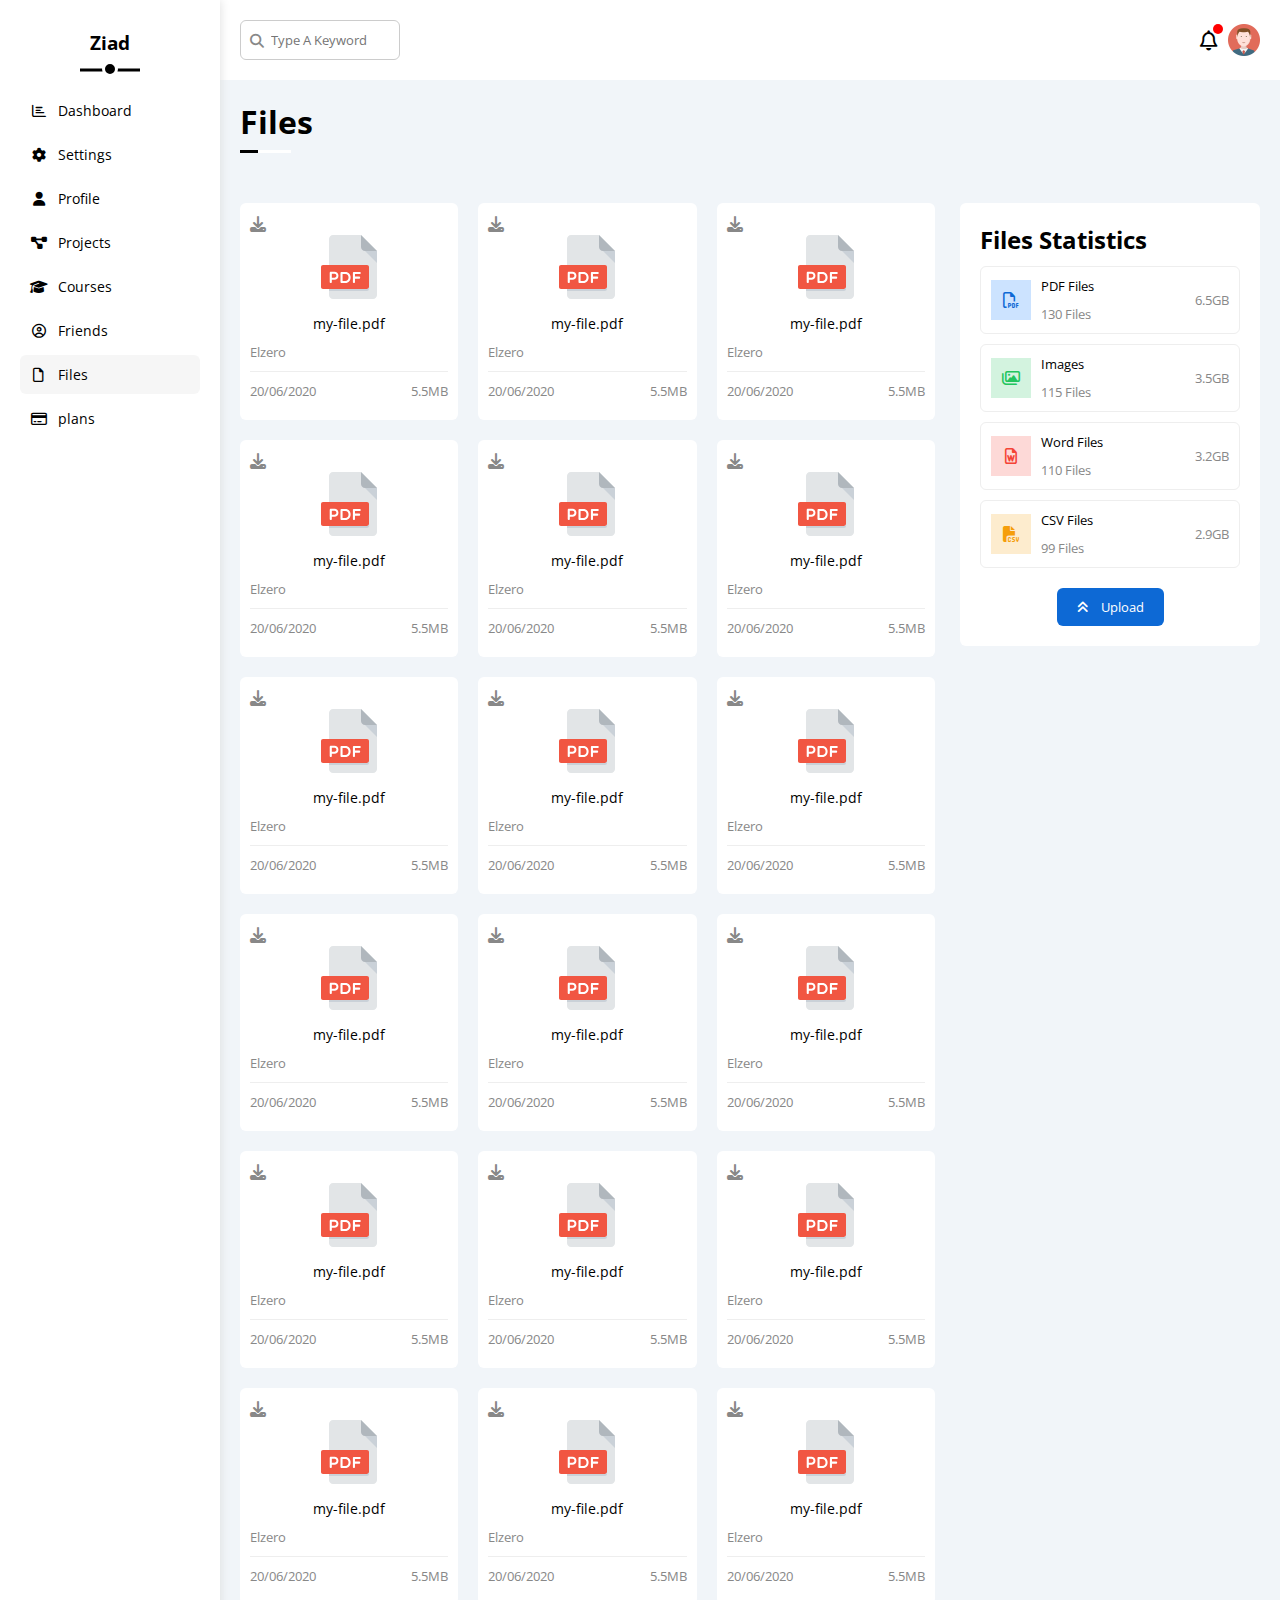
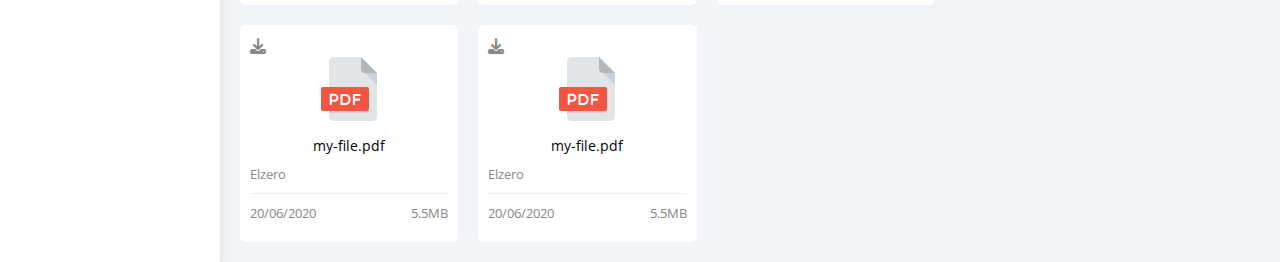
<file: files.html>
<!DOCTYPE html>
<html lang="en">
    <head>
        <meta charset="UTF-8" />
        <meta name="viewport" content="width=device-width, initial-scale=1.0" />
        <link rel="preconnect" href="https://fonts.googleapis.com" />
        <link rel="preconnect" href="https://fonts.gstatic.com" crossorigin />
        <link
            href="https://fonts.googleapis.com/css2?family=Open+Sans:ital,wght@0,300..800;1,300..800&display=swap"
            rel="stylesheet"
        />
        <link rel="stylesheet" href="./css/all.min.css" />
        <link rel="stylesheet" href="./css/Framework.css" />
        <link rel="stylesheet" href="./css/style.css" />
        <title>Files</title>
    </head>
    <body>
        <div class="page d-flex">
            <!-- aside -->
            <aside class="bg-white d-flex p-20 gap-25 p-relative">
                <h1 class="p-relative p-10">Ziad</h1>
                <ul class="pages d-flex f-direction-column align-center gap-5">
                    <li class="mediam-screen">
                        <a
                            class="d-flex align-center p-10 c-black fs-14 rad-6 gap-10 justify-start"
                            href="index.html"
                        >
                            <i class="fa-regular fa-chart-bar fa-fw"></i>
                            <p>Dashboard</p>
                        </a>
                    </li>
                    <li class="mediam-screen">
                        <a
                            class="d-flex align-center p-10 c-black fs-14 rad-6 gap-10 justify-start"
                            href="settings.html"
                        >
                            <i class="fa-solid fa-gear fa-fw"></i>
                            <p>Settings</p>
                        </a>
                    </li>
                    <li class="mediam-screen">
                        <a
                            class="d-flex align-center p-10 c-black fs-14 rad-6 gap-10 justify-start"
                            href="profile.html"
                        >
                            <i class="fa-solid fa-user fa-fw"></i>
                            <p>Profile</p>
                        </a>
                    </li>
                    <li class="mediam-screen">
                        <a
                            class="d-flex align-center p-10 c-black fs-14 rad-6 gap-10 justify-start"
                            href="projects.html"
                        >
                            <i class="fa-solid fa-diagram-project fa-fw"></i>
                            <p class="mediam-screen">Projects</p>
                        </a>
                    </li>
                    <li class="mediam-screen">
                        <a
                            class="d-flex align-center p-10 c-black fs-14 rad-6 gap-10 justify-start"
                            href="courses.html"
                        >
                            <i class="fa-solid fa-graduation-cap fa-fw"></i>
                            <p>Courses</p>
                        </a>
                    </li>
                    <li class="mediam-screen">
                        <a
                            class="d-flex align-center p-10 c-black fs-14 rad-6 gap-10 justify-start"
                            href="friends.html"
                        >
                            <i class="fa-regular fa-circle-user fa-fw"></i>
                            <p>Friends</p>
                        </a>
                    </li>
                    <li class="mediam-screen">
                        <a
                            class="active d-flex align-center p-10 c-black fs-14 rad-6 gap-10 justify-start"
                            href="files.html"
                        >
                            <i class="fa-regular fa-file fa-fw"></i>
                            <p>Files</p>
                        </a>
                    </li>
                    <li class="mediam-screen">
                        <a
                            class="d-flex align-center p-10 c-black fs-14 rad-6 gap-10 justify-start"
                            href="plans.html"
                        >
                            <i class="fa-regular fa-credit-card fa-fw"></i>
                            <p>plans</p>
                        </a>
                    </li>
                </ul>
            </aside>
            <div class="content w-full">
                <!-- header -->
                <header class="p-20 d-flex justify-bettwen bg-white">
                    <div class="search">
                        <input
                            type="search"
                            placeholder="Type A Keyword"
                            class="p-10 rad-6"
                        />
                    </div>
                    <div class="icons d-flex align-center gap-10">
                        <div class="notification">
                            <i class="fa-regular fa-bell fa-lg"></i>
                        </div>
                        <img src="./images/avatar.png" alt="" />
                    </div>
                </header>
                <!-- title -->
                <h2 class="fs-32 fw-700 p-relative">Files</h2>
                <div class="files p-20 d-flex gap-25">
                    <div class="files-container flex-1">
                        <div class="box p-10 bg-white rad-6">
                            <div class="info">
                                <i
                                    class="fa-solid fa-download fs-16 c-gray"
                                ></i>
                                <div class="text text-center">
                                    <img
                                        src="./images/pdf.svg"
                                        alt=""
                                        class="mb-10"
                                    />
                                    <p class="fs-14">my-file.pdf</p>
                                </div>
                                <p class="fs-13 c-gray p-y-10">Elzero</p>
                            </div>
                            <div
                                class="date-size d-flex justify-bettwen p-y-10 fs-13 c-gray"
                            >
                                <div class="date">20/06/2020</div>
                                <div class="size">5.5MB</div>
                            </div>
                        </div>
                        <div class="box p-10 bg-white rad-6">
                            <div class="info">
                                <i
                                    class="fa-solid fa-download fs-16 c-gray"
                                ></i>
                                <div class="text text-center">
                                    <img
                                        src="./images/pdf.svg"
                                        alt=""
                                        class="mb-10"
                                    />
                                    <p class="fs-14">my-file.pdf</p>
                                </div>
                                <p class="fs-13 c-gray p-y-10">Elzero</p>
                            </div>
                            <div
                                class="date-size d-flex justify-bettwen p-y-10 fs-13 c-gray"
                            >
                                <div class="date">20/06/2020</div>
                                <div class="size">5.5MB</div>
                            </div>
                        </div>
                        <div class="box p-10 bg-white rad-6">
                            <div class="info">
                                <i
                                    class="fa-solid fa-download fs-16 c-gray"
                                ></i>
                                <div class="text text-center">
                                    <img
                                        src="./images/pdf.svg"
                                        alt=""
                                        class="mb-10"
                                    />
                                    <p class="fs-14">my-file.pdf</p>
                                </div>
                                <p class="fs-13 c-gray p-y-10">Elzero</p>
                            </div>
                            <div
                                class="date-size d-flex justify-bettwen p-y-10 fs-13 c-gray"
                            >
                                <div class="date">20/06/2020</div>
                                <div class="size">5.5MB</div>
                            </div>
                        </div>
                        <div class="box p-10 bg-white rad-6">
                            <div class="info">
                                <i
                                    class="fa-solid fa-download fs-16 c-gray"
                                ></i>
                                <div class="text text-center">
                                    <img
                                        src="./images/pdf.svg"
                                        alt=""
                                        class="mb-10"
                                    />
                                    <p class="fs-14">my-file.pdf</p>
                                </div>
                                <p class="fs-13 c-gray p-y-10">Elzero</p>
                            </div>
                            <div
                                class="date-size d-flex justify-bettwen p-y-10 fs-13 c-gray"
                            >
                                <div class="date">20/06/2020</div>
                                <div class="size">5.5MB</div>
                            </div>
                        </div>
                        <div class="box p-10 bg-white rad-6">
                            <div class="info">
                                <i
                                    class="fa-solid fa-download fs-16 c-gray"
                                ></i>
                                <div class="text text-center">
                                    <img
                                        src="./images/pdf.svg"
                                        alt=""
                                        class="mb-10"
                                    />
                                    <p class="fs-14">my-file.pdf</p>
                                </div>
                                <p class="fs-13 c-gray p-y-10">Elzero</p>
                            </div>
                            <div
                                class="date-size d-flex justify-bettwen p-y-10 fs-13 c-gray"
                            >
                                <div class="date">20/06/2020</div>
                                <div class="size">5.5MB</div>
                            </div>
                        </div>
                        <div class="box p-10 bg-white rad-6">
                            <div class="info">
                                <i
                                    class="fa-solid fa-download fs-16 c-gray"
                                ></i>
                                <div class="text text-center">
                                    <img
                                        src="./images/pdf.svg"
                                        alt=""
                                        class="mb-10"
                                    />
                                    <p class="fs-14">my-file.pdf</p>
                                </div>
                                <p class="fs-13 c-gray p-y-10">Elzero</p>
                            </div>
                            <div
                                class="date-size d-flex justify-bettwen p-y-10 fs-13 c-gray"
                            >
                                <div class="date">20/06/2020</div>
                                <div class="size">5.5MB</div>
                            </div>
                        </div>
                        <div class="box p-10 bg-white rad-6">
                            <div class="info">
                                <i
                                    class="fa-solid fa-download fs-16 c-gray"
                                ></i>
                                <div class="text text-center">
                                    <img
                                        src="./images/pdf.svg"
                                        alt=""
                                        class="mb-10"
                                    />
                                    <p class="fs-14">my-file.pdf</p>
                                </div>
                                <p class="fs-13 c-gray p-y-10">Elzero</p>
                            </div>
                            <div
                                class="date-size d-flex justify-bettwen p-y-10 fs-13 c-gray"
                            >
                                <div class="date">20/06/2020</div>
                                <div class="size">5.5MB</div>
                            </div>
                        </div>
                        <div class="box p-10 bg-white rad-6">
                            <div class="info">
                                <i
                                    class="fa-solid fa-download fs-16 c-gray"
                                ></i>
                                <div class="text text-center">
                                    <img
                                        src="./images/pdf.svg"
                                        alt=""
                                        class="mb-10"
                                    />
                                    <p class="fs-14">my-file.pdf</p>
                                </div>
                                <p class="fs-13 c-gray p-y-10">Elzero</p>
                            </div>
                            <div
                                class="date-size d-flex justify-bettwen p-y-10 fs-13 c-gray"
                            >
                                <div class="date">20/06/2020</div>
                                <div class="size">5.5MB</div>
                            </div>
                        </div>
                        <div class="box p-10 bg-white rad-6">
                            <div class="info">
                                <i
                                    class="fa-solid fa-download fs-16 c-gray"
                                ></i>
                                <div class="text text-center">
                                    <img
                                        src="./images/pdf.svg"
                                        alt=""
                                        class="mb-10"
                                    />
                                    <p class="fs-14">my-file.pdf</p>
                                </div>
                                <p class="fs-13 c-gray p-y-10">Elzero</p>
                            </div>
                            <div
                                class="date-size d-flex justify-bettwen p-y-10 fs-13 c-gray"
                            >
                                <div class="date">20/06/2020</div>
                                <div class="size">5.5MB</div>
                            </div>
                        </div>
                        <div class="box p-10 bg-white rad-6">
                            <div class="info">
                                <i
                                    class="fa-solid fa-download fs-16 c-gray"
                                ></i>
                                <div class="text text-center">
                                    <img
                                        src="./images/pdf.svg"
                                        alt=""
                                        class="mb-10"
                                    />
                                    <p class="fs-14">my-file.pdf</p>
                                </div>
                                <p class="fs-13 c-gray p-y-10">Elzero</p>
                            </div>
                            <div
                                class="date-size d-flex justify-bettwen p-y-10 fs-13 c-gray"
                            >
                                <div class="date">20/06/2020</div>
                                <div class="size">5.5MB</div>
                            </div>
                        </div>
                        <div class="box p-10 bg-white rad-6">
                            <div class="info">
                                <i
                                    class="fa-solid fa-download fs-16 c-gray"
                                ></i>
                                <div class="text text-center">
                                    <img
                                        src="./images/pdf.svg"
                                        alt=""
                                        class="mb-10"
                                    />
                                    <p class="fs-14">my-file.pdf</p>
                                </div>
                                <p class="fs-13 c-gray p-y-10">Elzero</p>
                            </div>
                            <div
                                class="date-size d-flex justify-bettwen p-y-10 fs-13 c-gray"
                            >
                                <div class="date">20/06/2020</div>
                                <div class="size">5.5MB</div>
                            </div>
                        </div>
                        <div class="box p-10 bg-white rad-6">
                            <div class="info">
                                <i
                                    class="fa-solid fa-download fs-16 c-gray"
                                ></i>
                                <div class="text text-center">
                                    <img
                                        src="./images/pdf.svg"
                                        alt=""
                                        class="mb-10"
                                    />
                                    <p class="fs-14">my-file.pdf</p>
                                </div>
                                <p class="fs-13 c-gray p-y-10">Elzero</p>
                            </div>
                            <div
                                class="date-size d-flex justify-bettwen p-y-10 fs-13 c-gray"
                            >
                                <div class="date">20/06/2020</div>
                                <div class="size">5.5MB</div>
                            </div>
                        </div>
                        <div class="box p-10 bg-white rad-6">
                            <div class="info">
                                <i
                                    class="fa-solid fa-download fs-16 c-gray"
                                ></i>
                                <div class="text text-center">
                                    <img
                                        src="./images/pdf.svg"
                                        alt=""
                                        class="mb-10"
                                    />
                                    <p class="fs-14">my-file.pdf</p>
                                </div>
                                <p class="fs-13 c-gray p-y-10">Elzero</p>
                            </div>
                            <div
                                class="date-size d-flex justify-bettwen p-y-10 fs-13 c-gray"
                            >
                                <div class="date">20/06/2020</div>
                                <div class="size">5.5MB</div>
                            </div>
                        </div>
                        <div class="box p-10 bg-white rad-6">
                            <div class="info">
                                <i
                                    class="fa-solid fa-download fs-16 c-gray"
                                ></i>
                                <div class="text text-center">
                                    <img
                                        src="./images/pdf.svg"
                                        alt=""
                                        class="mb-10"
                                    />
                                    <p class="fs-14">my-file.pdf</p>
                                </div>
                                <p class="fs-13 c-gray p-y-10">Elzero</p>
                            </div>
                            <div
                                class="date-size d-flex justify-bettwen p-y-10 fs-13 c-gray"
                            >
                                <div class="date">20/06/2020</div>
                                <div class="size">5.5MB</div>
                            </div>
                        </div>
                        <div class="box p-10 bg-white rad-6">
                            <div class="info">
                                <i
                                    class="fa-solid fa-download fs-16 c-gray"
                                ></i>
                                <div class="text text-center">
                                    <img
                                        src="./images/pdf.svg"
                                        alt=""
                                        class="mb-10"
                                    />
                                    <p class="fs-14">my-file.pdf</p>
                                </div>
                                <p class="fs-13 c-gray p-y-10">Elzero</p>
                            </div>
                            <div
                                class="date-size d-flex justify-bettwen p-y-10 fs-13 c-gray"
                            >
                                <div class="date">20/06/2020</div>
                                <div class="size">5.5MB</div>
                            </div>
                        </div>
                        <div class="box p-10 bg-white rad-6">
                            <div class="info">
                                <i
                                    class="fa-solid fa-download fs-16 c-gray"
                                ></i>
                                <div class="text text-center">
                                    <img
                                        src="./images/pdf.svg"
                                        alt=""
                                        class="mb-10"
                                    />
                                    <p class="fs-14">my-file.pdf</p>
                                </div>
                                <p class="fs-13 c-gray p-y-10">Elzero</p>
                            </div>
                            <div
                                class="date-size d-flex justify-bettwen p-y-10 fs-13 c-gray"
                            >
                                <div class="date">20/06/2020</div>
                                <div class="size">5.5MB</div>
                            </div>
                        </div>
                        <div class="box p-10 bg-white rad-6">
                            <div class="info">
                                <i
                                    class="fa-solid fa-download fs-16 c-gray"
                                ></i>
                                <div class="text text-center">
                                    <img
                                        src="./images/pdf.svg"
                                        alt=""
                                        class="mb-10"
                                    />
                                    <p class="fs-14">my-file.pdf</p>
                                </div>
                                <p class="fs-13 c-gray p-y-10">Elzero</p>
                            </div>
                            <div
                                class="date-size d-flex justify-bettwen p-y-10 fs-13 c-gray"
                            >
                                <div class="date">20/06/2020</div>
                                <div class="size">5.5MB</div>
                            </div>
                        </div>
                        <div class="box p-10 bg-white rad-6">
                            <div class="info">
                                <i
                                    class="fa-solid fa-download fs-16 c-gray"
                                ></i>
                                <div class="text text-center">
                                    <img
                                        src="./images/pdf.svg"
                                        alt=""
                                        class="mb-10"
                                    />
                                    <p class="fs-14">my-file.pdf</p>
                                </div>
                                <p class="fs-13 c-gray p-y-10">Elzero</p>
                            </div>
                            <div
                                class="date-size d-flex justify-bettwen p-y-10 fs-13 c-gray"
                            >
                                <div class="date">20/06/2020</div>
                                <div class="size">5.5MB</div>
                            </div>
                        </div>
                        <div class="box p-10 bg-white rad-6">
                            <div class="info">
                                <i
                                    class="fa-solid fa-download fs-16 c-gray"
                                ></i>
                                <div class="text text-center">
                                    <img
                                        src="./images/pdf.svg"
                                        alt=""
                                        class="mb-10"
                                    />
                                    <p class="fs-14">my-file.pdf</p>
                                </div>
                                <p class="fs-13 c-gray p-y-10">Elzero</p>
                            </div>
                            <div
                                class="date-size d-flex justify-bettwen p-y-10 fs-13 c-gray"
                            >
                                <div class="date">20/06/2020</div>
                                <div class="size">5.5MB</div>
                            </div>
                        </div>
                        <div class="box p-10 bg-white rad-6">
                            <div class="info">
                                <i
                                    class="fa-solid fa-download fs-16 c-gray"
                                ></i>
                                <div class="text text-center">
                                    <img
                                        src="./images/pdf.svg"
                                        alt=""
                                        class="mb-10"
                                    />
                                    <p class="fs-14">my-file.pdf</p>
                                </div>
                                <p class="fs-13 c-gray p-y-10">Elzero</p>
                            </div>
                            <div
                                class="date-size d-flex justify-bettwen p-y-10 fs-13 c-gray"
                            >
                                <div class="date">20/06/2020</div>
                                <div class="size">5.5MB</div>
                            </div>
                        </div>
                    </div>
                    <div class="files-statistics bg-white p-20 rad-6">
                        <div class="card-text">
                            <h3 class="fs-24 fw-700 mb-10">Files Statistics</h3>
                        </div>
                        <div
                            class="files-types d-flex f-direction-column gap-10 mb-20"
                        >
                            <div
                                class="file d-flex justify-bettwen align-center p-10 rad-6"
                            >
                                <div class="info d-flex align-center gap-10">
                                    <div
                                        class="icon d-flex align-center justify-center bg-blue-20"
                                    >
                                        <i
                                            class="fa-regular fa-file-pdf c-blue"
                                        ></i>
                                    </div>
                                    <div>
                                        <p class="fs-13 mb-10">PDF Files</p>
                                        <p class="fs-13 c-gray">130 Files</p>
                                    </div>
                                </div>
                                <p class="fs-13 c-gray">6.5GB</p>
                            </div>
                            <div
                                class="file d-flex justify-bettwen align-center p-10 rad-6"
                            >
                                <div class="info d-flex align-center gap-10">
                                    <div
                                        class="icon d-flex align-center justify-center bg-green-20"
                                    >
                                        <i
                                            class="fa-regular fa-images c-green"
                                        ></i>
                                    </div>
                                    <div>
                                        <p class="fs-13 mb-10">Images</p>
                                        <p class="fs-13 c-gray">115 Files</p>
                                    </div>
                                </div>
                                <p class="fs-13 c-gray">3.5GB</p>
                            </div>
                            <div
                                class="file d-flex justify-bettwen align-center p-10 rad-6"
                            >
                                <div class="info d-flex align-center gap-10">
                                    <div
                                        class="icon d-flex align-center justify-center bg-red-20"
                                    >
                                        <i
                                            class="fa-regular fa-file-word c-red"
                                        ></i>
                                    </div>
                                    <div>
                                        <p class="fs-13 mb-10">Word Files</p>
                                        <p class="fs-13 c-gray">110 Files</p>
                                    </div>
                                </div>
                                <p class="fs-13 c-gray">3.2GB</p>
                            </div>
                            <div
                                class="file d-flex justify-bettwen align-center p-10 rad-6"
                            >
                                <div class="info d-flex align-center gap-10">
                                    <div
                                        class="icon d-flex align-center justify-center bg-yellow-20"
                                    >
                                        <i
                                            class="fa-solid fa-file-csv c-yellow"
                                        ></i>
                                    </div>
                                    <div>
                                        <p class="fs-13 mb-10">CSV Files</p>
                                        <p class="fs-13 c-gray">99 Files</p>
                                    </div>
                                </div>
                                <p class="fs-13 c-gray">2.9GB</p>
                            </div>
                        </div>
                        <a
                            href="#"
                            class="upload-btn bg-blue c-white fs-13 p-10 rad-6"
                            ><i class="fa-solid fa-angles-up"></i>
                            Upload
                        </a>
                    </div>
                </div>
            </div>
        </div>
    </body>
</html>
</file>
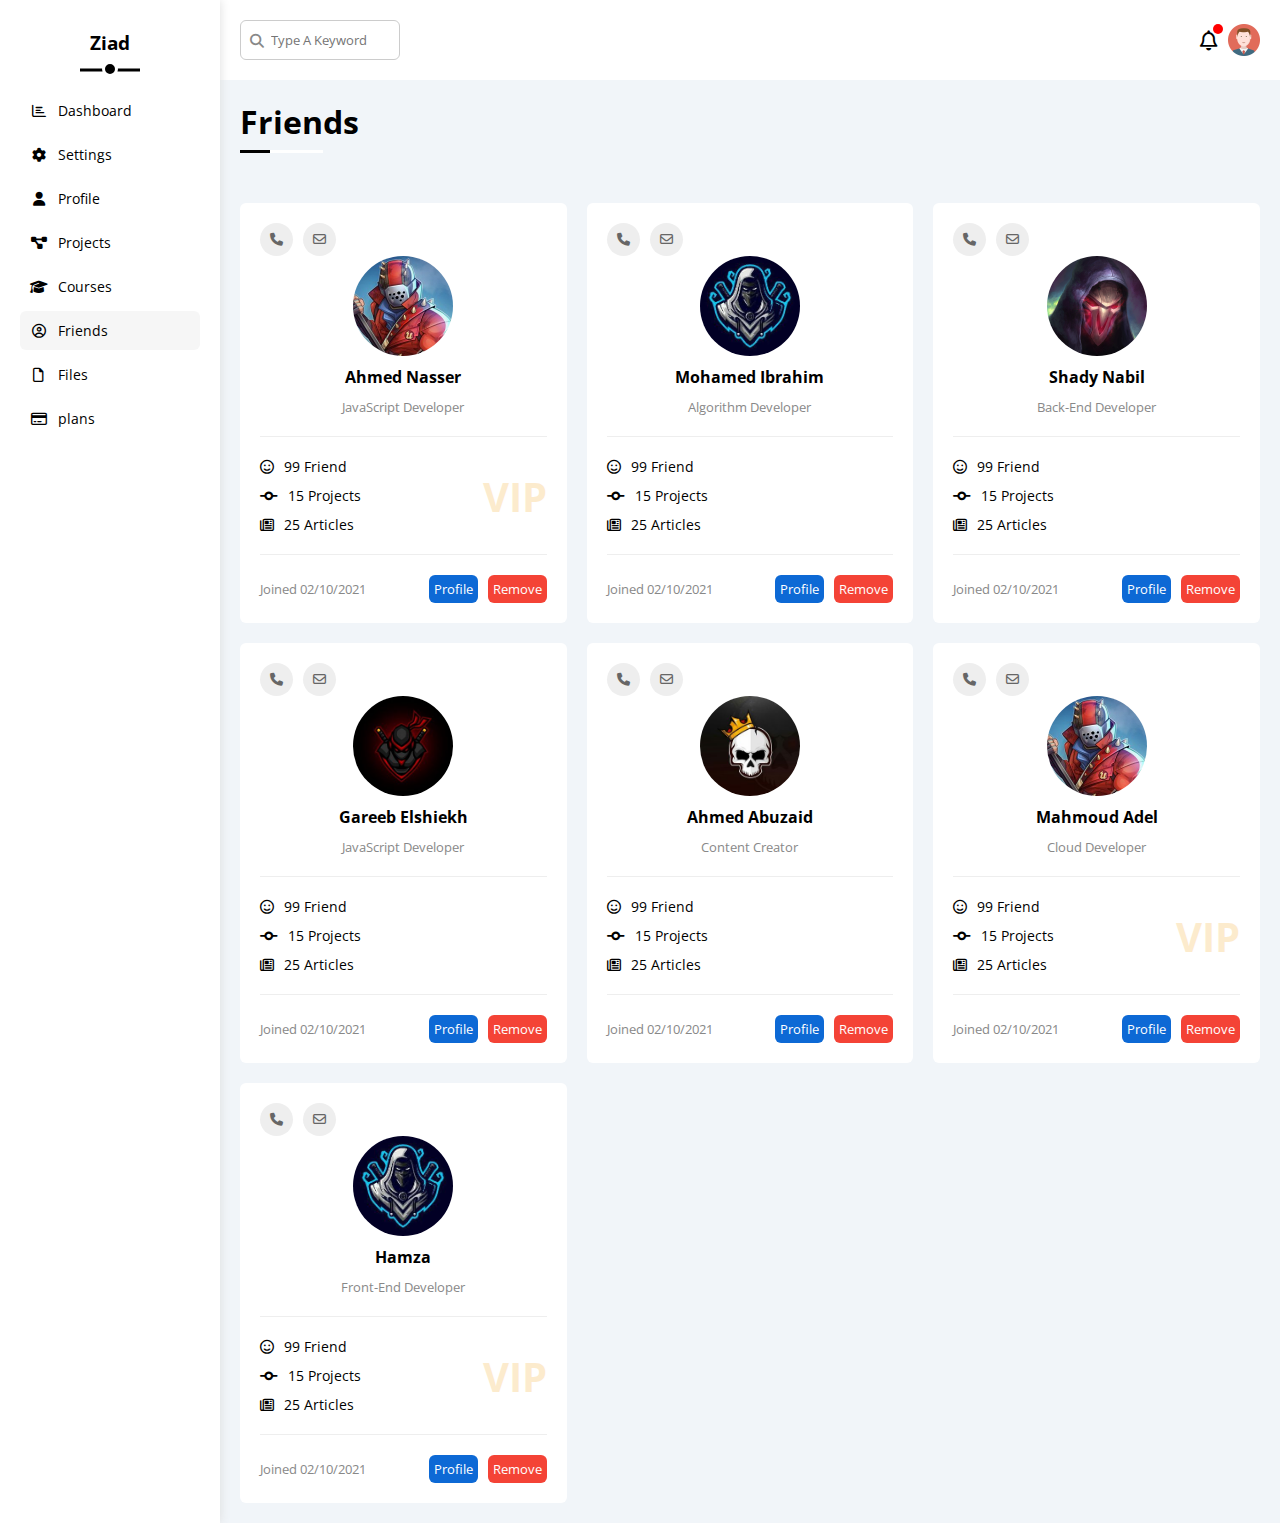
<file: friends.html>
<!DOCTYPE html>
<html lang="en">
    <head>
        <meta charset="UTF-8" />
        <meta name="viewport" content="width=device-width, initial-scale=1.0" />
        <link rel="preconnect" href="https://fonts.googleapis.com" />
        <link rel="preconnect" href="https://fonts.gstatic.com" crossorigin />
        <link
            href="https://fonts.googleapis.com/css2?family=Open+Sans:ital,wght@0,300..800;1,300..800&display=swap"
            rel="stylesheet"
        />
        <link rel="stylesheet" href="./css/all.min.css" />
        <link rel="stylesheet" href="./css/Framework.css" />
        <link rel="stylesheet" href="./css/style.css" />
        <title>Friends</title>
    </head>
    <body>
        <div class="page d-flex">
            <!-- aside -->
            <aside class="bg-white d-flex p-20 gap-25 p-relative">
                <h1 class="p-relative p-10">Ziad</h1>
                <ul class="pages d-flex f-direction-column align-center gap-5">
                    <li class="mediam-screen">
                        <a
                            class="d-flex align-center p-10 c-black fs-14 rad-6 gap-10 justify-start"
                            href="index.html"
                        >
                            <i class="fa-regular fa-chart-bar fa-fw"></i>
                            <p>Dashboard</p>
                        </a>
                    </li>
                    <li class="mediam-screen">
                        <a
                            class="d-flex align-center p-10 c-black fs-14 rad-6 gap-10 justify-start"
                            href="settings.html"
                        >
                            <i class="fa-solid fa-gear fa-fw"></i>
                            <p>Settings</p>
                        </a>
                    </li>
                    <li class="mediam-screen">
                        <a
                            class="d-flex align-center p-10 c-black fs-14 rad-6 gap-10 justify-start"
                            href="profile.html"
                        >
                            <i class="fa-solid fa-user fa-fw"></i>
                            <p>Profile</p>
                        </a>
                    </li>
                    <li class="mediam-screen">
                        <a
                            class="d-flex align-center p-10 c-black fs-14 rad-6 gap-10 justify-start"
                            href="projects.html"
                        >
                            <i class="fa-solid fa-diagram-project fa-fw"></i>
                            <p class="mediam-screen">Projects</p>
                        </a>
                    </li>
                    <li class="mediam-screen">
                        <a
                            class="d-flex align-center p-10 c-black fs-14 rad-6 gap-10 justify-start"
                            href="courses.html"
                        >
                            <i class="fa-solid fa-graduation-cap fa-fw"></i>
                            <p>Courses</p>
                        </a>
                    </li>
                    <li class="mediam-screen">
                        <a
                            class="active d-flex align-center p-10 c-black fs-14 rad-6 gap-10 justify-start"
                            href="friends.html"
                        >
                            <i class="fa-regular fa-circle-user fa-fw"></i>
                            <p>Friends</p>
                        </a>
                    </li>
                    <li class="mediam-screen">
                        <a
                            class="d-flex align-center p-10 c-black fs-14 rad-6 gap-10 justify-start"
                            href="files.html"
                        >
                            <i class="fa-regular fa-file fa-fw"></i>
                            <p>Files</p>
                        </a>
                    </li>
                    <li class="mediam-screen">
                        <a
                            class="d-flex align-center p-10 c-black fs-14 rad-6 gap-10 justify-start"
                            href="plans.html"
                        >
                            <i class="fa-regular fa-credit-card fa-fw"></i>
                            <p>plans</p>
                        </a>
                    </li>
                </ul>
            </aside>
            <div class="content w-full">
                <!-- header -->
                <header class="p-20 d-flex justify-bettwen bg-white">
                    <div class="search">
                        <input
                            type="search"
                            placeholder="Type A Keyword"
                            class="p-10 rad-6"
                        />
                    </div>
                    <div class="icons d-flex align-center gap-10">
                        <div class="notification">
                            <i class="fa-regular fa-bell fa-lg"></i>
                        </div>
                        <img src="./images/avatar.png" alt="" />
                    </div>
                </header>
                <!-- title -->
                <h2 class="fs-32 fw-700 p-relative">Friends</h2>
                <div class="friends p-20">
                    <div class="box bg-white rad-6 p-20 vip">
                        <div class="contact d-flex align-center gap-10">
                            <a
                                href=""
                                class="bg-gray half-rad d-flex justify-center align-center"
                            >
                                <i class="fa-solid fa-phone fs-13 p-10"></i>
                            </a>
                            <a
                                href=""
                                class="bg-gray half-rad justify-center align-center"
                            >
                                <i
                                    class="fa-regular fa-envelope fs-13 p-10"
                                ></i>
                            </a>
                        </div>
                        <div
                            class="info d-flex f-direction-column align-center gap-10 mb-20"
                        >
                            <img src="./images/friend-01.jpg" alt="" />
                            <p class="fw-700">Ahmed Nasser</p>
                            <p class="fs-13 c-gray">JavaScript Developer</p>
                        </div>
                        <div
                            class="other-info d-flex f-direction-column gap-10 p-y-20"
                        >
                            <p class="fs-14 fw-600 d-flex gap-10 align-center">
                                <i class="fa-regular fa-face-smile"></i>
                                99 Friend
                            </p>
                            <p class="fs-14 fw-600 d-flex gap-10 align-center">
                                <i class="fa-solid fa-code-commit"></i>
                                15 Projects
                            </p>
                            <p class="fs-14 fw-600 d-flex gap-10 align-center">
                                <i class="fa-regular fa-newspaper"></i>
                                25 Articles
                            </p>
                        </div>
                        <div class="pt-20 d-flex justify-bettwen align-center">
                            <div class="join-date fs-13 c-gray">
                                Joined 02/10/2021
                            </div>
                            <div class="btns d-flex align-center gap-10">
                                <a
                                    href="#"
                                    class="fs-13 c-white bg-blue p-5 rad-6"
                                    >Profile</a
                                >
                                <button class="fs-13 c-white bg-red p-5 rad-6">
                                    Remove
                                </button>
                            </div>
                        </div>
                    </div>
                    <div class="box bg-white rad-6 p-20">
                        <div class="contact d-flex align-center gap-10">
                            <a
                                href=""
                                class="bg-gray half-rad d-flex justify-center align-center"
                            >
                                <i class="fa-solid fa-phone fs-13 p-10"></i>
                            </a>
                            <a
                                href=""
                                class="bg-gray half-rad justify-center align-center"
                            >
                                <i
                                    class="fa-regular fa-envelope fs-13 p-10"
                                ></i>
                            </a>
                        </div>
                        <div
                            class="info d-flex f-direction-column align-center gap-10 mb-20"
                        >
                            <img src="./images/friend-02.jpg" alt="" />
                            <p class="fw-700">Mohamed Ibrahim</p>
                            <p class="fs-13 c-gray">Algorithm Developer</p>
                        </div>
                        <div
                            class="other-info d-flex f-direction-column gap-10 p-y-20"
                        >
                            <p class="fs-14 fw-600 d-flex gap-10 align-center">
                                <i class="fa-regular fa-face-smile"></i>
                                99 Friend
                            </p>
                            <p class="fs-14 fw-600 d-flex gap-10 align-center">
                                <i class="fa-solid fa-code-commit"></i>
                                15 Projects
                            </p>
                            <p class="fs-14 fw-600 d-flex gap-10 align-center">
                                <i class="fa-regular fa-newspaper"></i>
                                25 Articles
                            </p>
                        </div>
                        <div class="pt-20 d-flex justify-bettwen align-center">
                            <div class="join-date fs-13 c-gray">
                                Joined 02/10/2021
                            </div>
                            <div class="btns d-flex align-center gap-10">
                                <a
                                    href="#"
                                    class="fs-13 c-white bg-blue p-5 rad-6"
                                    >Profile</a
                                >
                                <button class="fs-13 c-white bg-red p-5 rad-6">
                                    Remove
                                </button>
                            </div>
                        </div>
                    </div>
                    <div class="box bg-white rad-6 p-20">
                        <div class="contact d-flex align-center gap-10">
                            <a
                                href=""
                                class="bg-gray half-rad d-flex justify-center align-center"
                            >
                                <i class="fa-solid fa-phone fs-13 p-10"></i>
                            </a>
                            <a
                                href=""
                                class="bg-gray half-rad justify-center align-center"
                            >
                                <i
                                    class="fa-regular fa-envelope fs-13 p-10"
                                ></i>
                            </a>
                        </div>
                        <div
                            class="info d-flex f-direction-column align-center gap-10 mb-20"
                        >
                            <img src="./images/friend-03.jpg" alt="" />
                            <p class="fw-700">Shady Nabil</p>
                            <p class="fs-13 c-gray">Back-End Developer</p>
                        </div>
                        <div
                            class="other-info d-flex f-direction-column gap-10 p-y-20"
                        >
                            <p class="fs-14 fw-600 d-flex gap-10 align-center">
                                <i class="fa-regular fa-face-smile"></i>
                                99 Friend
                            </p>
                            <p class="fs-14 fw-600 d-flex gap-10 align-center">
                                <i class="fa-solid fa-code-commit"></i>
                                15 Projects
                            </p>
                            <p class="fs-14 fw-600 d-flex gap-10 align-center">
                                <i class="fa-regular fa-newspaper"></i>
                                25 Articles
                            </p>
                        </div>
                        <div class="pt-20 d-flex justify-bettwen align-center">
                            <div class="join-date fs-13 c-gray">
                                Joined 02/10/2021
                            </div>
                            <div class="btns d-flex align-center gap-10">
                                <a
                                    href="#"
                                    class="fs-13 c-white bg-blue p-5 rad-6"
                                    >Profile</a
                                >
                                <button class="fs-13 c-white bg-red p-5 rad-6">
                                    Remove
                                </button>
                            </div>
                        </div>
                    </div>
                    <div class="box bg-white rad-6 p-20">
                        <div class="contact d-flex align-center gap-10">
                            <a
                                href=""
                                class="bg-gray half-rad d-flex justify-center align-center"
                            >
                                <i class="fa-solid fa-phone fs-13 p-10"></i>
                            </a>
                            <a
                                href=""
                                class="bg-gray half-rad justify-center align-center"
                            >
                                <i
                                    class="fa-regular fa-envelope fs-13 p-10"
                                ></i>
                            </a>
                        </div>
                        <div
                            class="info d-flex f-direction-column align-center gap-10 mb-20"
                        >
                            <img src="./images/friend-04.jpg" alt="" />
                            <p class="fw-700">Gareeb Elshiekh</p>
                            <p class="fs-13 c-gray">JavaScript Developer</p>
                        </div>
                        <div
                            class="other-info d-flex f-direction-column gap-10 p-y-20"
                        >
                            <p class="fs-14 fw-600 d-flex gap-10 align-center">
                                <i class="fa-regular fa-face-smile"></i>
                                99 Friend
                            </p>
                            <p class="fs-14 fw-600 d-flex gap-10 align-center">
                                <i class="fa-solid fa-code-commit"></i>
                                15 Projects
                            </p>
                            <p class="fs-14 fw-600 d-flex gap-10 align-center">
                                <i class="fa-regular fa-newspaper"></i>
                                25 Articles
                            </p>
                        </div>
                        <div class="pt-20 d-flex justify-bettwen align-center">
                            <div class="join-date fs-13 c-gray">
                                Joined 02/10/2021
                            </div>
                            <div class="btns d-flex align-center gap-10">
                                <a
                                    href="#"
                                    class="fs-13 c-white bg-blue p-5 rad-6"
                                    >Profile</a
                                >
                                <button class="fs-13 c-white bg-red p-5 rad-6">
                                    Remove
                                </button>
                            </div>
                        </div>
                    </div>
                    <div class="box bg-white rad-6 p-20">
                        <div class="contact d-flex align-center gap-10">
                            <a
                                href=""
                                class="bg-gray half-rad d-flex justify-center align-center"
                            >
                                <i class="fa-solid fa-phone fs-13 p-10"></i>
                            </a>
                            <a
                                href=""
                                class="bg-gray half-rad justify-center align-center"
                            >
                                <i
                                    class="fa-regular fa-envelope fs-13 p-10"
                                ></i>
                            </a>
                        </div>
                        <div
                            class="info d-flex f-direction-column align-center gap-10 mb-20"
                        >
                            <img src="./images/friend-05.jpg" alt="" />
                            <p class="fw-700">Ahmed Abuzaid</p>
                            <p class="fs-13 c-gray">Content Creator</p>
                        </div>
                        <div
                            class="other-info d-flex f-direction-column gap-10 p-y-20"
                        >
                            <p class="fs-14 fw-600 d-flex gap-10 align-center">
                                <i class="fa-regular fa-face-smile"></i>
                                99 Friend
                            </p>
                            <p class="fs-14 fw-600 d-flex gap-10 align-center">
                                <i class="fa-solid fa-code-commit"></i>
                                15 Projects
                            </p>
                            <p class="fs-14 fw-600 d-flex gap-10 align-center">
                                <i class="fa-regular fa-newspaper"></i>
                                25 Articles
                            </p>
                        </div>
                        <div class="pt-20 d-flex justify-bettwen align-center">
                            <div class="join-date fs-13 c-gray">
                                Joined 02/10/2021
                            </div>
                            <div class="btns d-flex align-center gap-10">
                                <a
                                    href="#"
                                    class="fs-13 c-white bg-blue p-5 rad-6"
                                    >Profile</a
                                >
                                <button class="fs-13 c-white bg-red p-5 rad-6">
                                    Remove
                                </button>
                            </div>
                        </div>
                    </div>
                    <div class="box bg-white rad-6 p-20 vip">
                        <div class="contact d-flex align-center gap-10">
                            <a
                                href=""
                                class="bg-gray half-rad d-flex justify-center align-center"
                            >
                                <i class="fa-solid fa-phone fs-13 p-10"></i>
                            </a>
                            <a
                                href=""
                                class="bg-gray half-rad justify-center align-center"
                            >
                                <i
                                    class="fa-regular fa-envelope fs-13 p-10"
                                ></i>
                            </a>
                        </div>
                        <div
                            class="info d-flex f-direction-column align-center gap-10 mb-20"
                        >
                            <img src="./images/friend-01.jpg" alt="" />
                            <p class="fw-700">Mahmoud Adel</p>
                            <p class="fs-13 c-gray">Cloud Developer</p>
                        </div>
                        <div
                            class="other-info d-flex f-direction-column gap-10 p-y-20"
                        >
                            <p class="fs-14 fw-600 d-flex gap-10 align-center">
                                <i class="fa-regular fa-face-smile"></i>
                                99 Friend
                            </p>
                            <p class="fs-14 fw-600 d-flex gap-10 align-center">
                                <i class="fa-solid fa-code-commit"></i>
                                15 Projects
                            </p>
                            <p class="fs-14 fw-600 d-flex gap-10 align-center">
                                <i class="fa-regular fa-newspaper"></i>
                                25 Articles
                            </p>
                        </div>
                        <div class="pt-20 d-flex justify-bettwen align-center">
                            <div class="join-date fs-13 c-gray">
                                Joined 02/10/2021
                            </div>
                            <div class="btns d-flex align-center gap-10">
                                <a
                                    href="#"
                                    class="fs-13 c-white bg-blue p-5 rad-6"
                                    >Profile</a
                                >
                                <button class="fs-13 c-white bg-red p-5 rad-6">
                                    Remove
                                </button>
                            </div>
                        </div>
                    </div>
                    <div class="box bg-white rad-6 p-20 vip">
                        <div class="contact d-flex align-center gap-10">
                            <a
                                href=""
                                class="bg-gray half-rad d-flex justify-center align-center"
                            >
                                <i class="fa-solid fa-phone fs-13 p-10"></i>
                            </a>
                            <a
                                href=""
                                class="bg-gray half-rad justify-center align-center"
                            >
                                <i
                                    class="fa-regular fa-envelope fs-13 p-10"
                                ></i>
                            </a>
                        </div>
                        <div
                            class="info d-flex f-direction-column align-center gap-10 mb-20"
                        >
                            <img src="./images/friend-02.jpg" alt="" />
                            <p class="fw-700">Hamza</p>
                            <p class="fs-13 c-gray">Front-End Developer</p>
                        </div>
                        <div
                            class="other-info d-flex f-direction-column gap-10 p-y-20"
                        >
                            <p class="fs-14 fw-600 d-flex gap-10 align-center">
                                <i class="fa-regular fa-face-smile"></i>
                                99 Friend
                            </p>
                            <p class="fs-14 fw-600 d-flex gap-10 align-center">
                                <i class="fa-solid fa-code-commit"></i>
                                15 Projects
                            </p>
                            <p class="fs-14 fw-600 d-flex gap-10 align-center">
                                <i class="fa-regular fa-newspaper"></i>
                                25 Articles
                            </p>
                        </div>
                        <div class="pt-20 d-flex justify-bettwen align-center">
                            <div class="join-date fs-13 c-gray">
                                Joined 02/10/2021
                            </div>
                            <div class="btns d-flex align-center gap-10">
                                <a
                                    href="#"
                                    class="fs-13 c-white bg-blue p-5 rad-6"
                                    >Profile</a
                                >
                                <button class="fs-13 c-white bg-red p-5 rad-6">
                                    Remove
                                </button>
                            </div>
                        </div>
                    </div>
                </div>
            </div>
        </div>
    </body>
</html>
</file>
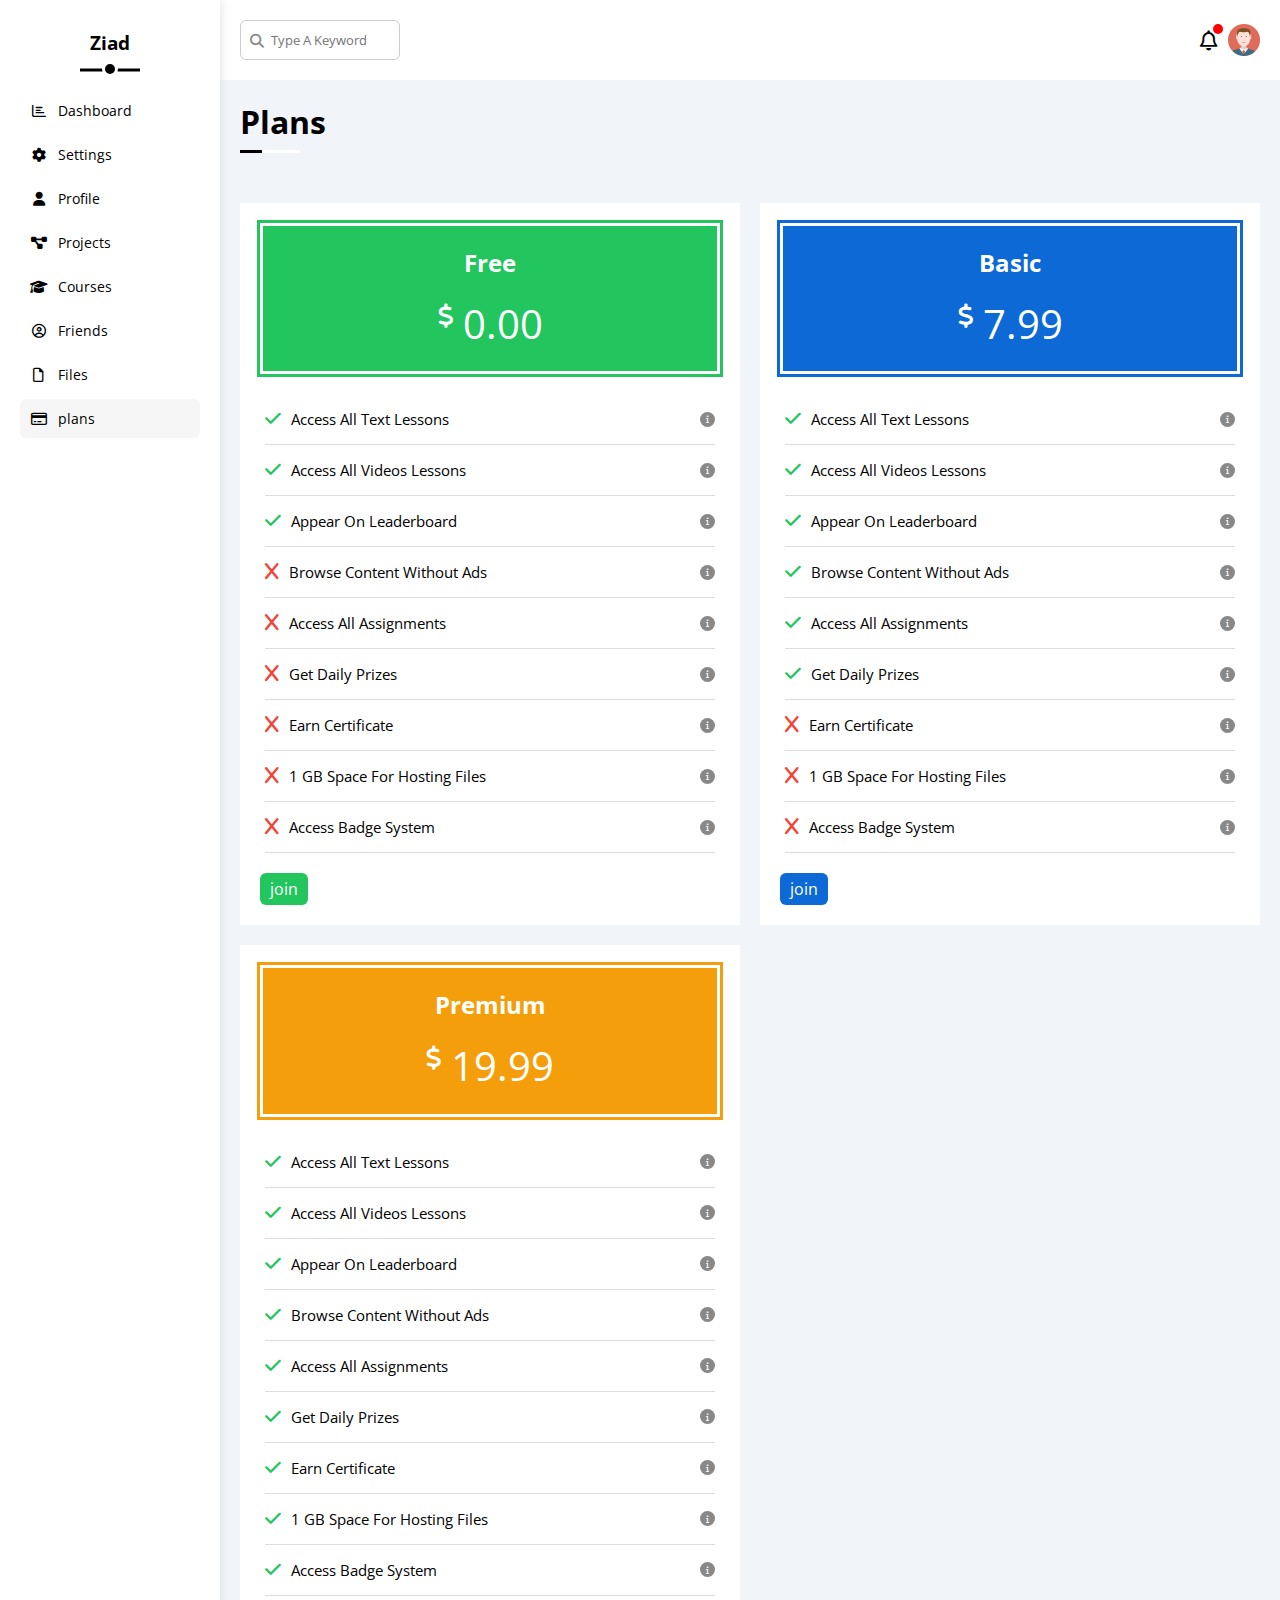
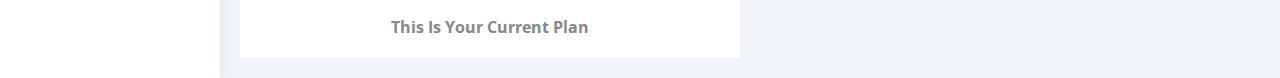
<file: plans.html>
<!DOCTYPE html>
<html lang="en">
    <head>
        <meta charset="UTF-8" />
        <meta name="viewport" content="width=device-width, initial-scale=1.0" />
        <link rel="preconnect" href="https://fonts.googleapis.com" />
        <link rel="preconnect" href="https://fonts.gstatic.com" crossorigin />
        <link
            href="https://fonts.googleapis.com/css2?family=Open+Sans:ital,wght@0,300..800;1,300..800&display=swap"
            rel="stylesheet"
        />
        <link rel="stylesheet" href="./css/all.min.css" />
        <link rel="stylesheet" href="./css/Framework.css" />
        <link rel="stylesheet" href="./css/style.css" />
        <title>Plans</title>
    </head>
    <body>
        <div class="page d-flex">
            <!-- aside -->
            <aside class="bg-white d-flex p-20 gap-25 p-relative">
                <h1 class="p-relative p-10">Ziad</h1>
                <ul class="pages d-flex f-direction-column align-center gap-5">
                    <li class="mediam-screen">
                        <a
                            class="d-flex align-center p-10 c-black fs-14 rad-6 gap-10 justify-start"
                            href="index.html"
                        >
                            <i class="fa-regular fa-chart-bar fa-fw"></i>
                            <p>Dashboard</p>
                        </a>
                    </li>
                    <li class="mediam-screen">
                        <a
                            class="d-flex align-center p-10 c-black fs-14 rad-6 gap-10 justify-start"
                            href="settings.html"
                        >
                            <i class="fa-solid fa-gear fa-fw"></i>
                            <p>Settings</p>
                        </a>
                    </li>
                    <li class="mediam-screen">
                        <a
                            class="d-flex align-center p-10 c-black fs-14 rad-6 gap-10 justify-start"
                            href="profile.html"
                        >
                            <i class="fa-solid fa-user fa-fw"></i>
                            <p>Profile</p>
                        </a>
                    </li>
                    <li class="mediam-screen">
                        <a
                            class="d-flex align-center p-10 c-black fs-14 rad-6 gap-10 justify-start"
                            href="projects.html"
                        >
                            <i class="fa-solid fa-diagram-project fa-fw"></i>
                            <p class="mediam-screen">Projects</p>
                        </a>
                    </li>
                    <li class="mediam-screen">
                        <a
                            class="d-flex align-center p-10 c-black fs-14 rad-6 gap-10 justify-start"
                            href="courses.html"
                        >
                            <i class="fa-solid fa-graduation-cap fa-fw"></i>
                            <p>Courses</p>
                        </a>
                    </li>
                    <li class="mediam-screen">
                        <a
                            class="d-flex align-center p-10 c-black fs-14 rad-6 gap-10 justify-start"
                            href="friends.html"
                        >
                            <i class="fa-regular fa-circle-user fa-fw"></i>
                            <p>Friends</p>
                        </a>
                    </li>
                    <li class="mediam-screen">
                        <a
                            class="d-flex align-center p-10 c-black fs-14 rad-6 gap-10 justify-start"
                            href="files.html"
                        >
                            <i class="fa-regular fa-file fa-fw"></i>
                            <p>Files</p>
                        </a>
                    </li>
                    <li class="mediam-screen">
                        <a
                            class="active d-flex align-center p-10 c-black fs-14 rad-6 gap-10 justify-start"
                            href="plans.html"
                        >
                            <i class="fa-regular fa-credit-card fa-fw"></i>
                            <p>plans</p>
                        </a>
                    </li>
                </ul>
            </aside>
            <div class="content w-full">
                <!-- header -->
                <header class="p-20 d-flex justify-bettwen bg-white">
                    <div class="search">
                        <input
                            type="search"
                            placeholder="Type A Keyword"
                            class="p-10 rad-6"
                        />
                    </div>
                    <div class="icons d-flex align-center gap-10">
                        <div class="notification">
                            <i class="fa-regular fa-bell fa-lg"></i>
                        </div>
                        <img src="./images/avatar.png" alt="" />
                    </div>
                </header>
                <!-- title -->
                <h2 class="fs-32 fw-700 p-relative">Plans</h2>
                <div class="plans p-20">
                    <div
                        class="plan free d-flex f-direction-column gap-20 bg-white p-20"
                    >
                        <div
                            class="price d-flex f-direction-column align-center justify-center bg-green gap-10 p-20 text-center"
                        >
                            <p class="fs-24 c-white fw-700 text-center">Free</p>
                            <p class="fs-40 c-white text-center">
                                <sup
                                    ><i
                                        class="fa-solid fa-dollar-sign fs-25"
                                    ></i
                                ></sup>
                                0.00
                            </p>
                        </div>
                        <ul class="info p-x-5">
                            <li
                                class="d-flex justify-bettwen align-center p-y-15"
                            >
                                <p class="fs-15 d-flex align-center">
                                    <i
                                        class="fa-solid fa-check c-green fs-18 fw-900 mr-10"
                                    ></i>
                                    Access All Text Lessons
                                </p>
                                <i class="fa-solid fa-info"></i>
                            </li>
                            <li
                                class="d-flex justify-bettwen align-center p-y-15"
                            >
                                <p class="fs-15 d-flex align-center">
                                    <i
                                        class="fa-solid fa-check c-green fs-18 fw-900 mr-10"
                                    ></i>
                                    Access All Videos Lessons
                                </p>
                                <i class="fa-solid fa-info"></i>
                            </li>
                            <li
                                class="d-flex justify-bettwen align-center p-y-15"
                            >
                                <p class="fs-15 d-flex align-center">
                                    <i
                                        class="fa-solid fa-check c-green fs-18 fw-900 mr-10"
                                    ></i>
                                    Appear On Leaderboard
                                </p>
                                <i class="fa-solid fa-info"></i>
                            </li>
                            <li
                                class="d-flex justify-bettwen align-center p-y-15"
                            >
                                <p class="fs-15 d-flex align-center">
                                    <i
                                        class="fa-solid fa-x c-red fs-18 fw-900 mr-10"
                                    ></i>
                                    Browse Content Without Ads
                                </p>
                                <i class="fa-solid fa-info"></i>
                            </li>
                            <li
                                class="d-flex justify-bettwen align-center p-y-15"
                            >
                                <p class="fs-15 d-flex align-center">
                                    <i
                                        class="fa-solid fa-x c-red fs-18 fw-900 mr-10"
                                    ></i>
                                    Access All Assignments
                                </p>
                                <i class="fa-solid fa-info"></i>
                            </li>
                            <li
                                class="d-flex justify-bettwen align-center p-y-15"
                            >
                                <p class="fs-15 d-flex align-center">
                                    <i
                                        class="fa-solid fa-x c-red fs-18 fw-900 mr-10"
                                    ></i>
                                    Get Daily Prizes
                                </p>
                                <i class="fa-solid fa-info"></i>
                            </li>
                            <li
                                class="d-flex justify-bettwen align-center p-y-15"
                            >
                                <p class="fs-15 d-flex align-center">
                                    <i
                                        class="fa-solid fa-x c-red fs-18 fw-900 mr-10"
                                    ></i>
                                    Earn Certificate
                                </p>
                                <i class="fa-solid fa-info"></i>
                            </li>
                            <li
                                class="d-flex justify-bettwen align-center p-y-15"
                            >
                                <p class="fs-15 d-flex align-center">
                                    <i
                                        class="fa-solid fa-x c-red fs-18 fw-900 mr-10"
                                    ></i>
                                    1 GB Space For Hosting Files
                                </p>
                                <i class="fa-solid fa-info"></i>
                            </li>
                            <li
                                class="d-flex justify-bettwen align-center p-y-15"
                            >
                                <p class="fs-15 d-flex align-center">
                                    <i
                                        class="fa-solid fa-x c-red fs-18 fw-900 mr-10"
                                    ></i>
                                    Access Badge System
                                </p>
                                <i class="fa-solid fa-info"></i>
                            </li>
                        </ul>
                        <a class="join-btn" href="#">join</a>
                    </div>
                    <div
                        class="plan basic d-flex f-direction-column gap-20 bg-white p-20"
                    >
                        <div
                            class="price d-flex f-direction-column align-center justify-center bg-blue gap-10 p-20 text-center"
                        >
                            <p class="fs-24 c-white fw-700 text-center">
                                Basic
                            </p>
                            <p class="fs-40 c-white text-center">
                                <sup
                                    ><i
                                        class="fa-solid fa-dollar-sign fs-25"
                                    ></i
                                ></sup>
                                7.99
                            </p>
                        </div>
                        <ul class="info p-x-5">
                            <li
                                class="d-flex justify-bettwen align-center p-y-15"
                            >
                                <p class="fs-15 d-flex align-center">
                                    <i
                                        class="fa-solid fa-check c-green fs-18 fw-900 mr-10"
                                    ></i>
                                    Access All Text Lessons
                                </p>
                                <i class="fa-solid fa-info"></i>
                            </li>
                            <li
                                class="d-flex justify-bettwen align-center p-y-15"
                            >
                                <p class="fs-15 d-flex align-center">
                                    <i
                                        class="fa-solid fa-check c-green fs-18 fw-900 mr-10"
                                    ></i>
                                    Access All Videos Lessons
                                </p>
                                <i class="fa-solid fa-info"></i>
                            </li>
                            <li
                                class="d-flex justify-bettwen align-center p-y-15"
                            >
                                <p class="fs-15 d-flex align-center">
                                    <i
                                        class="fa-solid fa-check c-green fs-18 fw-900 mr-10"
                                    ></i>
                                    Appear On Leaderboard
                                </p>
                                <i class="fa-solid fa-info"></i>
                            </li>
                            <li
                                class="d-flex justify-bettwen align-center p-y-15"
                            >
                                <p class="fs-15 d-flex align-center">
                                    <i
                                        class="fa-solid fa-check c-green fs-18 fw-900 mr-10"
                                    ></i>
                                    Browse Content Without Ads
                                </p>
                                <i class="fa-solid fa-info"></i>
                            </li>
                            <li
                                class="d-flex justify-bettwen align-center p-y-15"
                            >
                                <p class="fs-15 d-flex align-center">
                                    <i
                                        class="fa-solid fa-check c-green fs-18 fw-900 mr-10"
                                    ></i>
                                    Access All Assignments
                                </p>
                                <i class="fa-solid fa-info"></i>
                            </li>
                            <li
                                class="d-flex justify-bettwen align-center p-y-15"
                            >
                                <p class="fs-15 d-flex align-center">
                                    <i
                                        class="fa-solid fa-check c-green fs-18 fw-900 mr-10"
                                    ></i>
                                    Get Daily Prizes
                                </p>
                                <i class="fa-solid fa-info"></i>
                            </li>
                            <li
                                class="d-flex justify-bettwen align-center p-y-15"
                            >
                                <p class="fs-15 d-flex align-center">
                                    <i
                                        class="fa-solid fa-x c-red fs-18 fw-900 mr-10"
                                    ></i>
                                    Earn Certificate
                                </p>
                                <i class="fa-solid fa-info"></i>
                            </li>
                            <li
                                class="d-flex justify-bettwen align-center p-y-15"
                            >
                                <p class="fs-15 d-flex align-center">
                                    <i
                                        class="fa-solid fa-x c-red fs-18 fw-900 mr-10"
                                    ></i>
                                    1 GB Space For Hosting Files
                                </p>
                                <i class="fa-solid fa-info"></i>
                            </li>
                            <li
                                class="d-flex justify-bettwen align-center p-y-15"
                            >
                                <p class="fs-15 d-flex align-center">
                                    <i
                                        class="fa-solid fa-x c-red fs-18 fw-900 mr-10"
                                    ></i>
                                    Access Badge System
                                </p>
                                <i class="fa-solid fa-info"></i>
                            </li>
                        </ul>
                        <a class="join-btn" href="#">join</a>
                    </div>
                    <div
                        class="plan premium d-flex f-direction-column gap-20 bg-white p-20"
                    >
                        <div
                            class="price d-flex f-direction-column align-center justify-center bg-yellow gap-10 p-20 text-center"
                        >
                            <p class="fs-24 c-white fw-700 text-center">
                                Premium
                            </p>
                            <p class="fs-40 c-white text-center">
                                <sup
                                    ><i
                                        class="fa-solid fa-dollar-sign fs-25"
                                    ></i
                                ></sup>
                                19.99
                            </p>
                        </div>
                        <ul class="info p-x-5">
                            <li
                                class="d-flex justify-bettwen align-center p-y-15"
                            >
                                <p class="fs-15 d-flex align-center">
                                    <i
                                        class="fa-solid fa-check c-green fs-18 fw-900 mr-10"
                                    ></i>
                                    Access All Text Lessons
                                </p>
                                <i class="fa-solid fa-info"></i>
                            </li>
                            <li
                                class="d-flex justify-bettwen align-center p-y-15"
                            >
                                <p class="fs-15 d-flex align-center">
                                    <i
                                        class="fa-solid fa-check c-green fs-18 fw-900 mr-10"
                                    ></i>
                                    Access All Videos Lessons
                                </p>
                                <i class="fa-solid fa-info"></i>
                            </li>
                            <li
                                class="d-flex justify-bettwen align-center p-y-15"
                            >
                                <p class="fs-15 d-flex align-center">
                                    <i
                                        class="fa-solid fa-check c-green fs-18 fw-900 mr-10"
                                    ></i>
                                    Appear On Leaderboard
                                </p>
                                <i class="fa-solid fa-info"></i>
                            </li>
                            <li
                                class="d-flex justify-bettwen align-center p-y-15"
                            >
                                <p class="fs-15 d-flex align-center">
                                    <i
                                        class="fa-solid fa-check c-green fs-18 fw-900 mr-10"
                                    ></i>
                                    Browse Content Without Ads
                                </p>
                                <i class="fa-solid fa-info"></i>
                            </li>
                            <li
                                class="d-flex justify-bettwen align-center p-y-15"
                            >
                                <p class="fs-15 d-flex align-center">
                                    <i
                                        class="fa-solid fa-check c-green fs-18 fw-900 mr-10"
                                    ></i>
                                    Access All Assignments
                                </p>
                                <i class="fa-solid fa-info"></i>
                            </li>
                            <li
                                class="d-flex justify-bettwen align-center p-y-15"
                            >
                                <p class="fs-15 d-flex align-center">
                                    <i
                                        class="fa-solid fa-check c-green fs-18 fw-900 mr-10"
                                    ></i>
                                    Get Daily Prizes
                                </p>
                                <i class="fa-solid fa-info"></i>
                            </li>
                            <li
                                class="d-flex justify-bettwen align-center p-y-15"
                            >
                                <p class="fs-15 d-flex align-center">
                                    <i
                                        class="fa-solid fa-check c-green fs-18 fw-900 mr-10"
                                    ></i>
                                    Earn Certificate
                                </p>
                                <i class="fa-solid fa-info"></i>
                            </li>
                            <li
                                class="d-flex justify-bettwen align-center p-y-15"
                            >
                                <p class="fs-15 d-flex align-center">
                                    <i
                                        class="fa-solid fa-check c-green fs-18 fw-900 mr-10"
                                    ></i>
                                    1 GB Space For Hosting Files
                                </p>
                                <i class="fa-solid fa-info"></i>
                            </li>
                            <li
                                class="d-flex justify-bettwen align-center p-y-15"
                            >
                                <p class="fs-15 d-flex align-center">
                                    <i
                                        class="fa-solid fa-check c-green fs-18 fw-900 mr-10"
                                    ></i>
                                    Access Badge System
                                </p>
                                <i class="fa-solid fa-info"></i>
                            </li>
                        </ul>
                        <p
                            class="d-flex justify-center align-center c-gray fw-700"
                        >
                            This Is Your Current Plan
                        </p>
                    </div>
                </div>
            </div>
        </div>
    </body>
</html>
</file>
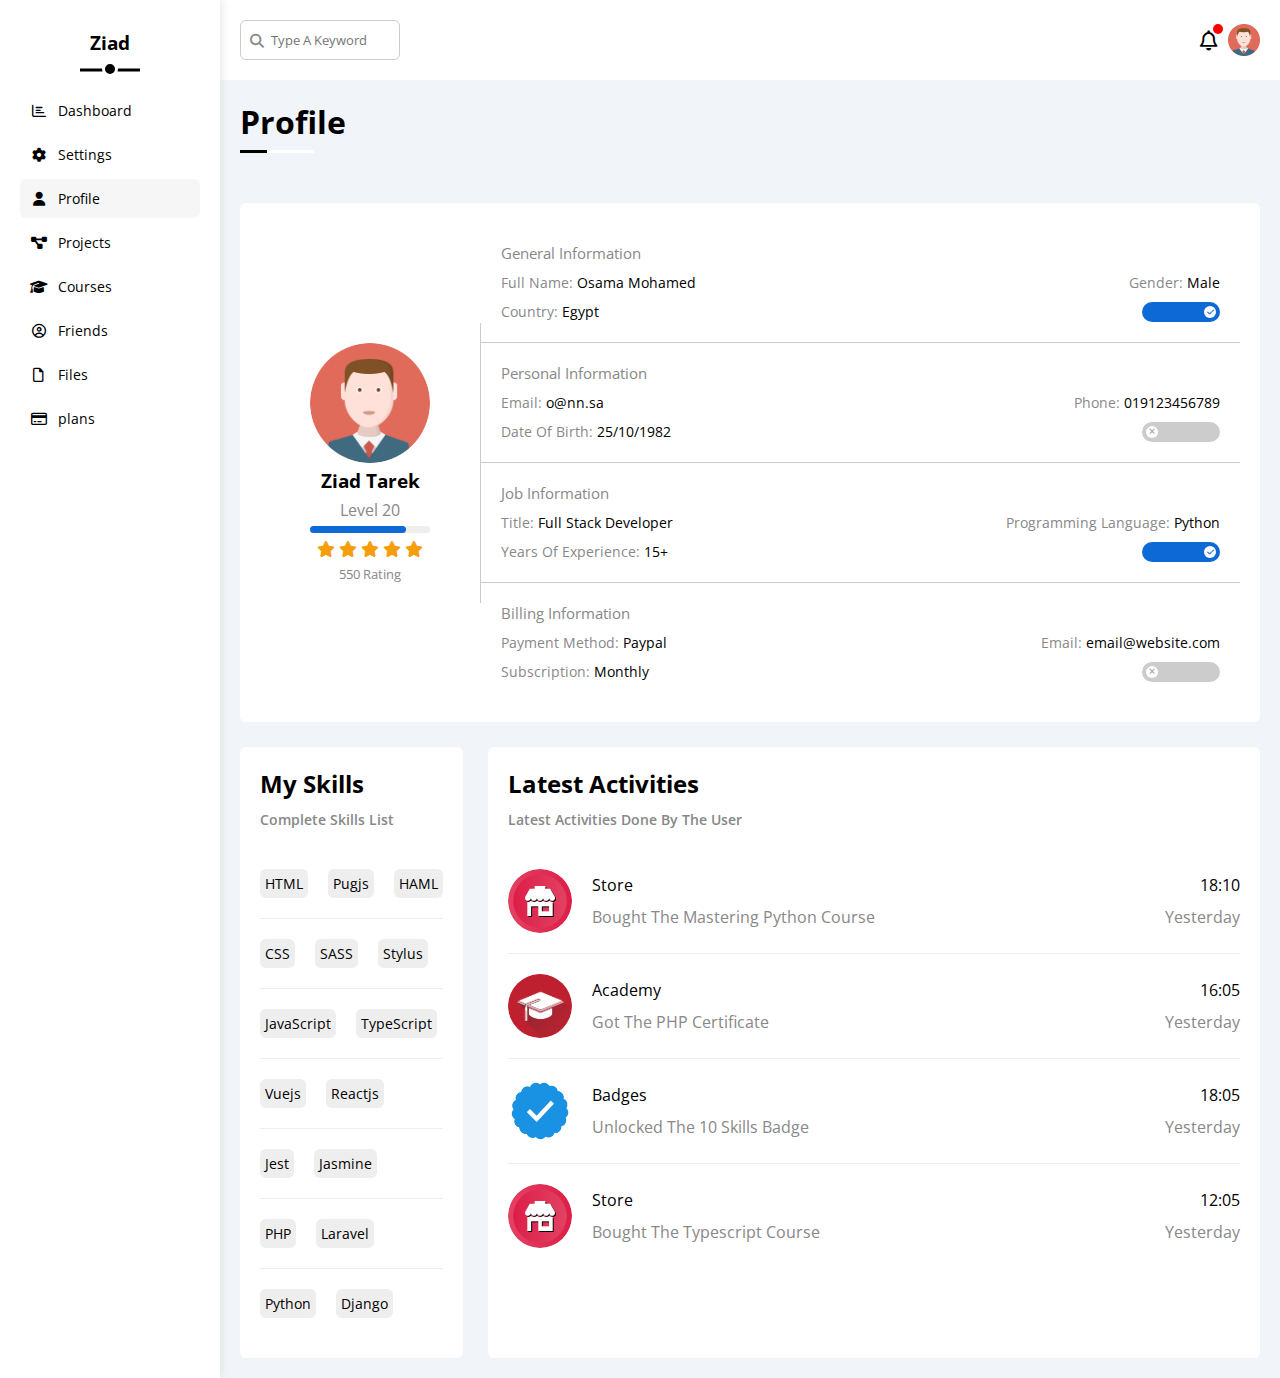
<file: profile.html>
<!DOCTYPE html>
<html lang="en">
    <head>
        <meta charset="UTF-8" />
        <meta name="viewport" content="width=device-width, initial-scale=1.0" />
        <link rel="preconnect" href="https://fonts.googleapis.com" />
        <link rel="preconnect" href="https://fonts.gstatic.com" crossorigin />
        <link
            href="https://fonts.googleapis.com/css2?family=Open+Sans:ital,wght@0,300..800;1,300..800&display=swap"
            rel="stylesheet"
        />
        <link rel="stylesheet" href="./css/all.min.css" />
        <link rel="stylesheet" href="./css/Framework.css" />
        <link rel="stylesheet" href="./css/style.css" />
        <title>Profile</title>
    </head>
    <body>
        <div class="page d-flex">
            <!-- aside -->
            <aside class="bg-white d-flex p-20 gap-25 p-relative">
                <h1 class="p-relative p-10">Ziad</h1>
                <ul class="pages d-flex f-direction-column align-center gap-5">
                    <li class="mediam-screen">
                        <a
                            class="d-flex align-center p-10 c-black fs-14 rad-6 gap-10 justify-start"
                            href="index.html"
                        >
                            <i class="fa-regular fa-chart-bar fa-fw"></i>
                            <p>Dashboard</p>
                        </a>
                    </li>
                    <li class="mediam-screen">
                        <a
                            class="d-flex align-center p-10 c-black fs-14 rad-6 gap-10 justify-start"
                            href="settings.html"
                        >
                            <i class="fa-solid fa-gear fa-fw"></i>
                            <p>Settings</p>
                        </a>
                    </li>
                    <li class="mediam-screen">
                        <a
                            class="active d-flex align-center p-10 c-black fs-14 rad-6 gap-10 justify-start"
                            href="profile.html"
                        >
                            <i class="fa-solid fa-user fa-fw"></i>
                            <p>Profile</p>
                        </a>
                    </li>
                    <li class="mediam-screen">
                        <a
                            class="d-flex align-center p-10 c-black fs-14 rad-6 gap-10 justify-start"
                            href="projects.html"
                        >
                            <i class="fa-solid fa-diagram-project fa-fw"></i>
                            <p class="mediam-screen">Projects</p>
                        </a>
                    </li>
                    <li class="mediam-screen">
                        <a
                            class="d-flex align-center p-10 c-black fs-14 rad-6 gap-10 justify-start"
                            href="courses.html"
                        >
                            <i class="fa-solid fa-graduation-cap fa-fw"></i>
                            <p>Courses</p>
                        </a>
                    </li>
                    <li class="mediam-screen">
                        <a
                            class="d-flex align-center p-10 c-black fs-14 rad-6 gap-10 justify-start"
                            href="friends.html"
                        >
                            <i class="fa-regular fa-circle-user fa-fw"></i>
                            <p>Friends</p>
                        </a>
                    </li>
                    <li class="mediam-screen">
                        <a
                            class="d-flex align-center p-10 c-black fs-14 rad-6 gap-10 justify-start"
                            href="files.html"
                        >
                            <i class="fa-regular fa-file fa-fw"></i>
                            <p>Files</p>
                        </a>
                    </li>
                    <li class="mediam-screen">
                        <a
                            class="d-flex align-center p-10 c-black fs-14 rad-6 gap-10 justify-start"
                            href="plans.html"
                        >
                            <i class="fa-regular fa-credit-card fa-fw"></i>
                            <p>plans</p>
                        </a>
                    </li>
                </ul>
            </aside>
            <div class="content w-full">
                <!-- header -->
                <header class="p-20 d-flex justify-bettwen bg-white">
                    <div class="search">
                        <input
                            type="search"
                            placeholder="Type A Keyword"
                            class="p-10 rad-6"
                        />
                    </div>
                    <div class="icons d-flex align-center gap-10">
                        <div class="notification">
                            <i class="fa-regular fa-bell fa-lg"></i>
                        </div>
                        <img src="./images/avatar.png" alt="" />
                    </div>
                </header>
                <!-- title -->
                <h2 class="fs-32 fw-700 p-relative">Profile</h2>
                <div class="profile d-flex f-direction-column gap-25 p-20">
                    <div
                        class="card options-card bg-white rad-6 p-20 rad-6 d-flex align-center"
                    >
                        <div class="avatar-box text-center">
                            <img src="./images/avatar.png" alt="" />
                            <h3>Ziad Tarek</h3>
                            <p>Level 20</p>
                            <div class="level-bar">
                                <span></span>
                            </div>
                            <div class="stars">
                                <i class="fa-solid fa-star"></i>
                                <i class="fa-solid fa-star"></i>
                                <i class="fa-solid fa-star"></i>
                                <i class="fa-solid fa-star"></i>
                                <i class="fa-solid fa-star"></i>
                            </div>
                            <div class="rates">550 Rating</div>
                        </div>
                        <div class="user-info">
                            <div class="box p-20">
                                <p class="fs-15 c-gray mb-10">
                                    General Information
                                </p>
                                <div
                                    class="options-cont d-flex justify-bettwen"
                                >
                                    <div>
                                        <p class="mb-10 fs-14">
                                            <span class="c-gray"
                                                >Full Name:</span
                                            >
                                            Osama Mohamed
                                        </p>
                                        <p class="fs-14">
                                            <span class="c-gray">Country:</span>
                                            Egypt
                                        </p>
                                    </div>
                                    <div
                                        class="right d-flex f-direction-column align-end"
                                    >
                                        <p class="mb-10 fs-14">
                                            <span class="c-gray">Gender:</span>
                                            Male
                                        </p>
                                        <label class="small-toggle">
                                            <input
                                                class="toggle-checkbox-small"
                                                type="checkbox"
                                                checked
                                            />
                                            <div
                                                class="toggle-switch-small"
                                            ></div>
                                        </label>
                                    </div>
                                </div>
                            </div>
                            <div class="box p-20">
                                <p class="fs-15 c-gray mb-10">
                                    Personal Information
                                </p>
                                <div
                                    class="options-cont d-flex justify-bettwen"
                                >
                                    <div>
                                        <p class="mb-10 fs-14">
                                            <span class="c-gray">Email:</span>
                                            o@nn.sa
                                        </p>
                                        <p class="fs-14">
                                            <span class="c-gray"
                                                >Date Of Birth:</span
                                            >
                                            25/10/1982
                                        </p>
                                    </div>
                                    <div
                                        class="right d-flex f-direction-column align-end"
                                    >
                                        <p class="mb-10 fs-14">
                                            <span class="c-gray">Phone:</span>
                                            019123456789
                                        </p>
                                        <label>
                                            <input
                                                class="toggle-checkbox-small"
                                                type="checkbox"
                                            />
                                            <div
                                                class="toggle-switch-small"
                                            ></div>
                                        </label>
                                    </div>
                                </div>
                            </div>
                            <div class="box p-20">
                                <p class="fs-15 c-gray mb-10">
                                    Job Information
                                </p>
                                <div
                                    class="options-cont d-flex justify-bettwen"
                                >
                                    <div>
                                        <p class="mb-10 fs-14">
                                            <span class="c-gray">Title:</span>
                                            Full Stack Developer
                                        </p>
                                        <p class="fs-14">
                                            <span class="c-gray"
                                                >Years Of Experience:
                                            </span>
                                            15+
                                        </p>
                                    </div>
                                    <div
                                        class="right d-flex f-direction-column align-end"
                                    >
                                        <p class="mb-10 fs-14">
                                            <span class="c-gray"
                                                >Programming Language:</span
                                            >
                                            Python
                                        </p>
                                        <label>
                                            <input
                                                class="toggle-checkbox-small"
                                                type="checkbox"
                                                checked
                                            />
                                            <div
                                                class="toggle-switch-small"
                                            ></div>
                                        </label>
                                    </div>
                                </div>
                            </div>
                            <div class="box p-20">
                                <p class="fs-15 c-gray mb-10">
                                    Billing Information
                                </p>
                                <div
                                    class="options-cont d-flex justify-bettwen"
                                >
                                    <div>
                                        <p class="mb-10 fs-14">
                                            <span class="c-gray"
                                                >Payment Method:
                                            </span>
                                            Paypal
                                        </p>
                                        <p class="fs-14">
                                            <span class="c-gray"
                                                >Subscription:</span
                                            >
                                            Monthly
                                        </p>
                                    </div>
                                    <div
                                        class="right d-flex f-direction-column align-end"
                                    >
                                        <p class="mb-10 fs-14">
                                            <span class="c-gray">Email:</span>
                                            email@website.com
                                        </p>
                                        <label>
                                            <input
                                                class="toggle-checkbox-small"
                                                type="checkbox"
                                            />
                                            <div
                                                class="toggle-switch-small"
                                            ></div>
                                        </label>
                                    </div>
                                </div>
                            </div>
                        </div>
                    </div>
                    <div class="card-container d-flex gap-25">
                        <div class="card bg-white rad-6 p-20">
                            <div class="card-text">
                                <h3>My Skills</h3>
                                <p>Complete Skills List</p>
                            </div>
                            <div class="skills d-flex f-direction-column">
                                <div class="skill p-y-20">
                                    <p class="bg-gray fs-14 rad-6 p-5">HTML</p>
                                    <p class="bg-gray fs-14 rad-6 p-5">Pugjs</p>
                                    <p class="bg-gray fs-14 rad-6 p-5">HAML</p>
                                </div>
                                <div class="skill p-y-20">
                                    <p class="bg-gray fs-14 rad-6 p-5">CSS</p>
                                    <p class="bg-gray fs-14 rad-6 p-5">SASS</p>
                                    <p class="bg-gray fs-14 rad-6 p-5">
                                        Stylus
                                    </p>
                                </div>
                                <div class="skill p-y-20">
                                    <p class="bg-gray fs-14 rad-6 p-5">
                                        JavaScript
                                    </p>
                                    <p class="bg-gray fs-14 rad-6 p-5">
                                        TypeScript
                                    </p>
                                </div>
                                <div class="skill p-y-20">
                                    <p class="bg-gray fs-14 rad-6 p-5">Vuejs</p>
                                    <p class="bg-gray fs-14 rad-6 p-5">
                                        Reactjs
                                    </p>
                                </div>
                                <div class="skill p-y-20">
                                    <p class="bg-gray fs-14 rad-6 p-5">Jest</p>
                                    <p class="bg-gray fs-14 rad-6 p-5">
                                        Jasmine
                                    </p>
                                </div>
                                <div class="skill p-y-20">
                                    <p class="bg-gray fs-14 rad-6 p-5">PHP</p>
                                    <p class="bg-gray fs-14 rad-6 p-5">
                                        Laravel
                                    </p>
                                </div>
                                <div class="skill p-y-20">
                                    <p class="bg-gray fs-14 rad-6 p-5">
                                        Python
                                    </p>
                                    <p class="bg-gray fs-14 rad-6 p-5">
                                        Django
                                    </p>
                                </div>
                            </div>
                        </div>
                        <div class="card bg-white rad-6 p-20 flex-1">
                            <div class="card-text">
                                <h3>Latest Activities</h3>
                                <p>Latest Activities Done By The User</p>
                            </div>
                            <div class="latest-active">
                                <div
                                    class="box d-flex justify-bettwen align-center p-y-20"
                                >
                                    <div
                                        class="info d-flex gap-20 align-center"
                                    >
                                        <img
                                            src="./images/activity-01.png"
                                            alt=""
                                        />
                                        <div class="text">
                                            <p class="mb-10">Store</p>
                                            <p class="c-gray">
                                                Bought The Mastering Python
                                                Course
                                            </p>
                                        </div>
                                    </div>
                                    <div
                                        class="date-time d-flex f-direction-column align-end"
                                    >
                                        <p class="time mb-10">18:10</p>
                                        <p class="date c-gray">Yesterday</p>
                                    </div>
                                </div>
                                <div
                                    class="box d-flex justify-bettwen align-center p-y-20"
                                >
                                    <div
                                        class="info d-flex gap-20 align-center"
                                    >
                                        <img
                                            src="./images/activity-02.png"
                                            alt=""
                                        />
                                        <div class="text">
                                            <p class="mb-10">Academy</p>
                                            <p class="c-gray">
                                                Got The PHP Certificate
                                            </p>
                                        </div>
                                    </div>
                                    <div
                                        class="date-time d-flex f-direction-column align-end"
                                    >
                                        <p class="time mb-10">16:05</p>
                                        <p class="date c-gray">Yesterday</p>
                                    </div>
                                </div>
                                <div
                                    class="box d-flex justify-bettwen align-center p-y-20"
                                >
                                    <div
                                        class="info d-flex gap-20 align-center"
                                    >
                                        <img
                                            src="./images/activity-03.png"
                                            alt=""
                                        />
                                        <div class="text">
                                            <p class="mb-10">Badges</p>
                                            <p class="c-gray">
                                                Unlocked The 10 Skills Badge
                                            </p>
                                        </div>
                                    </div>
                                    <div
                                        class="date-time d-flex f-direction-column align-end"
                                    >
                                        <p class="time mb-10">18:05</p>
                                        <p class="date c-gray">Yesterday</p>
                                    </div>
                                </div>
                                <div
                                    class="box d-flex justify-bettwen align-center p-y-20"
                                >
                                    <div
                                        class="info d-flex gap-20 align-center"
                                    >
                                        <img
                                            src="./images/activity-01.png"
                                            alt=""
                                        />
                                        <div class="text">
                                            <p class="mb-10">Store</p>
                                            <p class="c-gray">
                                                Bought The Typescript Course
                                            </p>
                                        </div>
                                    </div>
                                    <div
                                        class="date-time d-flex f-direction-column align-end"
                                    >
                                        <p class="time mb-10">12:05</p>
                                        <p class="date c-gray">Yesterday</p>
                                    </div>
                                </div>
                            </div>
                        </div>
                    </div>
                </div>
            </div>
        </div>
    </body>
</html>
</file>
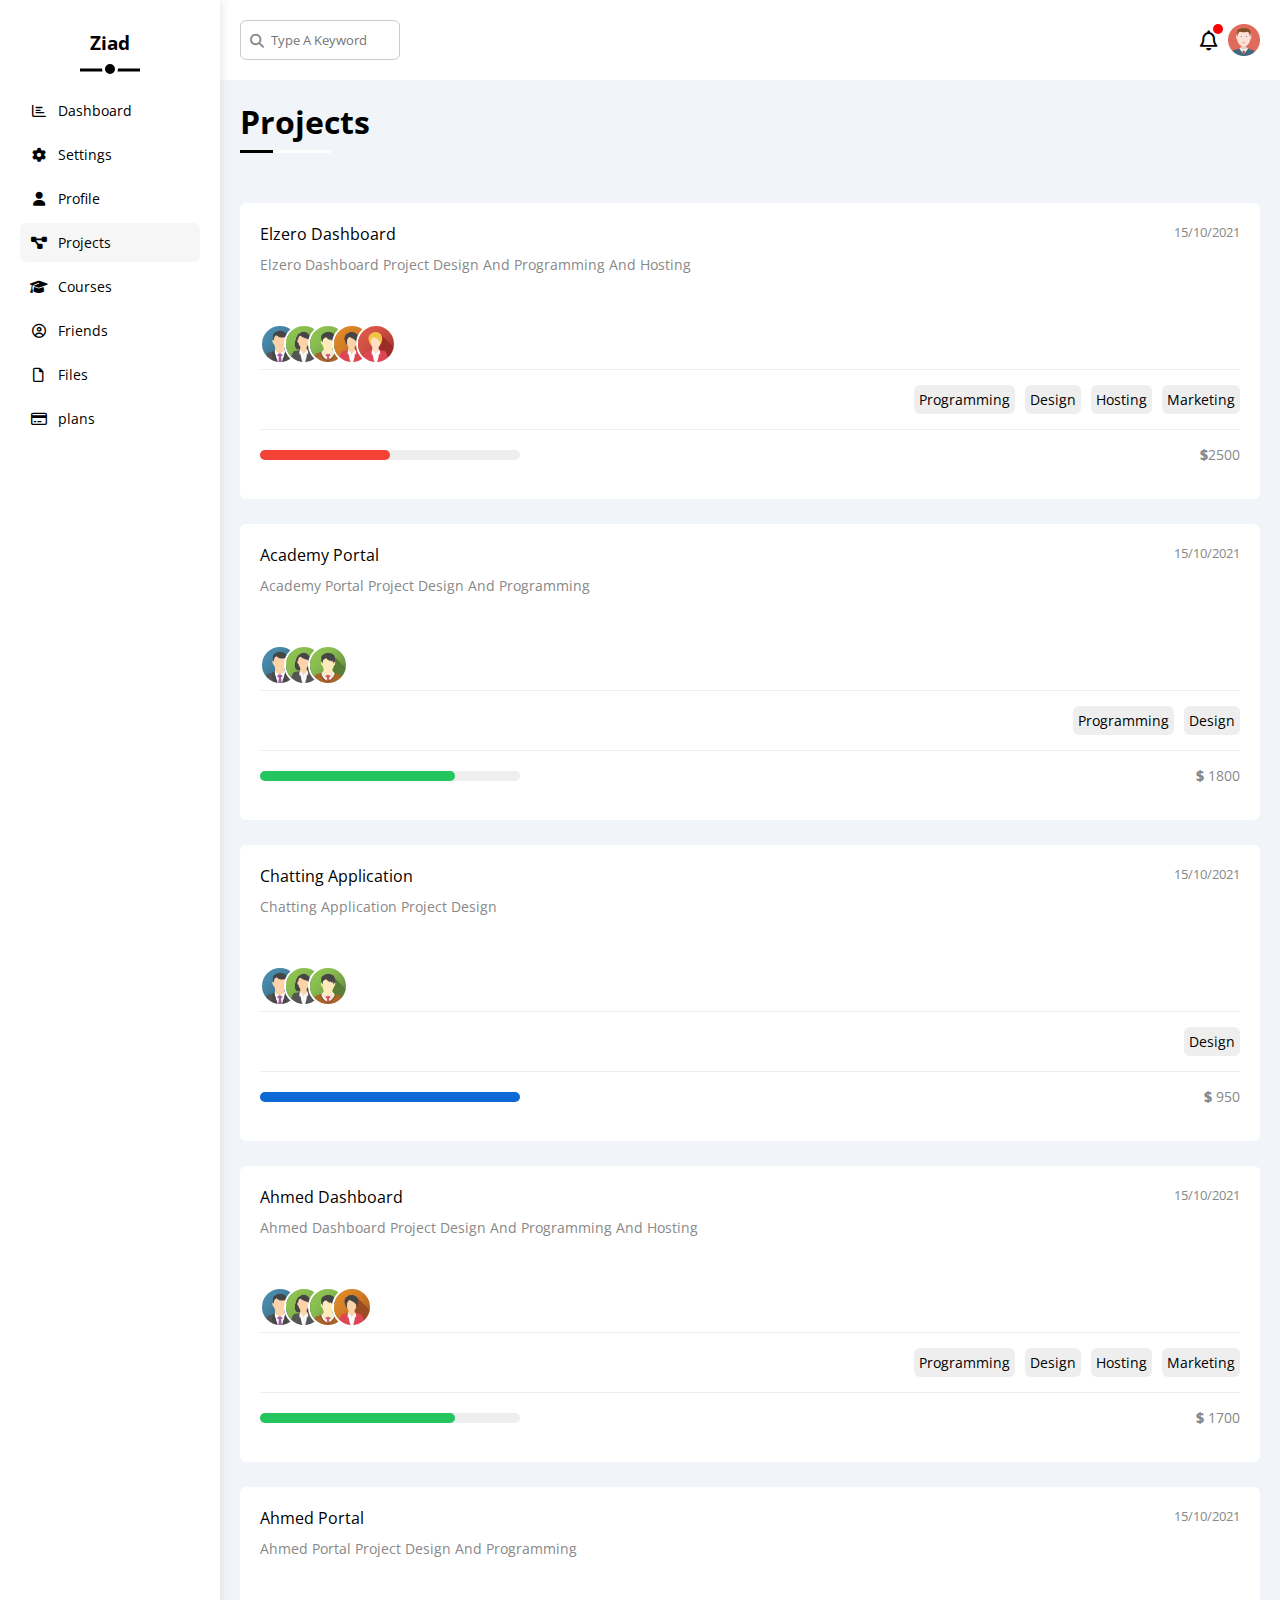
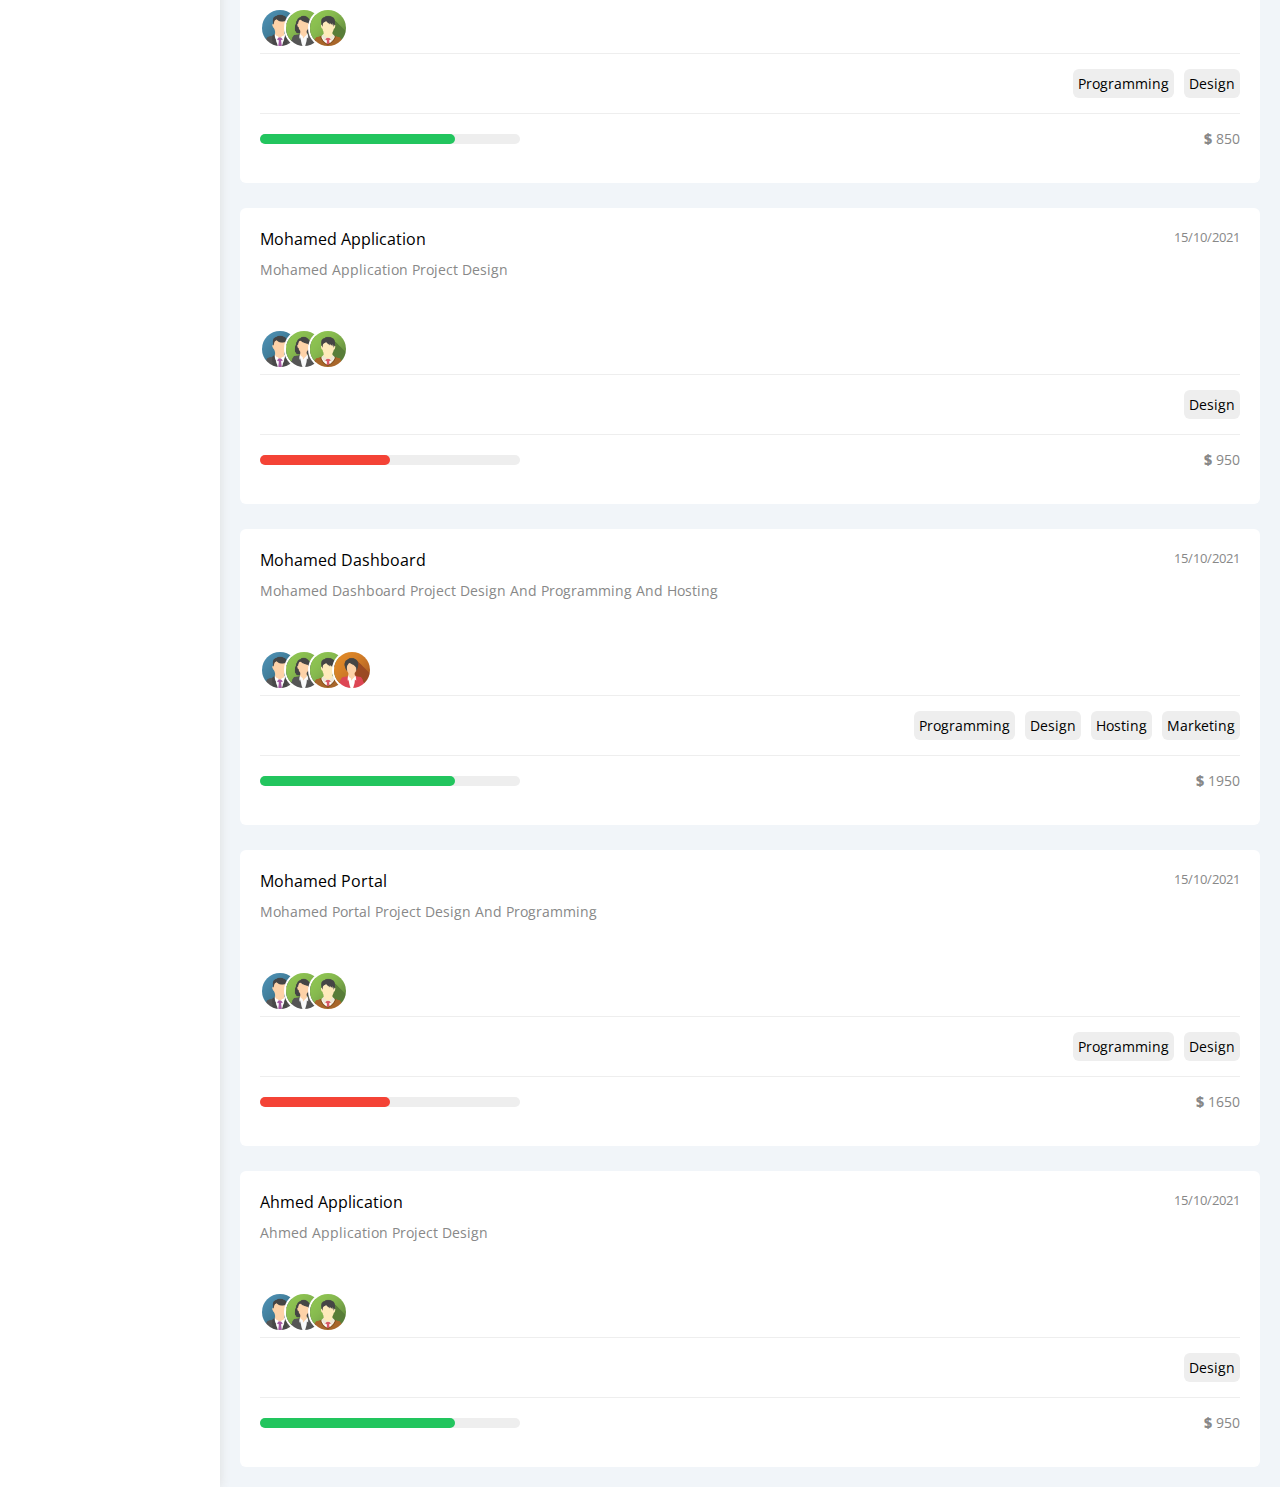
<file: projects.html>
<!DOCTYPE html>
<html lang="en">
    <head>
        <meta charset="UTF-8" />
        <meta name="viewport" content="width=device-width, initial-scale=1.0" />
        <link rel="preconnect" href="https://fonts.googleapis.com" />
        <link rel="preconnect" href="https://fonts.gstatic.com" crossorigin />
        <link
            href="https://fonts.googleapis.com/css2?family=Open+Sans:ital,wght@0,300..800;1,300..800&display=swap"
            rel="stylesheet"
        />
        <link rel="stylesheet" href="./css/all.min.css" />
        <link rel="stylesheet" href="./css/Framework.css" />
        <link rel="stylesheet" href="./css/style.css" />
        <title>Projects</title>
    </head>
    <body>
        <div class="page d-flex">
            <!-- aside -->
            <aside class="bg-white d-flex p-20 gap-25 p-relative">
                <h1 class="p-relative p-10">Ziad</h1>
                <ul class="pages d-flex f-direction-column align-center gap-5">
                    <li class="mediam-screen">
                        <a
                            class="d-flex align-center p-10 c-black fs-14 rad-6 gap-10 justify-start"
                            href="index.html"
                        >
                            <i class="fa-regular fa-chart-bar fa-fw"></i>
                            <p>Dashboard</p>
                        </a>
                    </li>
                    <li class="mediam-screen">
                        <a
                            class="d-flex align-center p-10 c-black fs-14 rad-6 gap-10 justify-start"
                            href="settings.html"
                        >
                            <i class="fa-solid fa-gear fa-fw"></i>
                            <p>Settings</p>
                        </a>
                    </li>
                    <li class="mediam-screen">
                        <a
                            class="d-flex align-center p-10 c-black fs-14 rad-6 gap-10 justify-start"
                            href="profile.html"
                        >
                            <i class="fa-solid fa-user fa-fw"></i>
                            <p>Profile</p>
                        </a>
                    </li>
                    <li class="mediam-screen">
                        <a
                            class="active d-flex align-center p-10 c-black fs-14 rad-6 gap-10 justify-start"
                            href="projects.html"
                        >
                            <i class="fa-solid fa-diagram-project fa-fw"></i>
                            <p class="mediam-screen">Projects</p>
                        </a>
                    </li>
                    <li class="mediam-screen">
                        <a
                            class="d-flex align-center p-10 c-black fs-14 rad-6 gap-10 justify-start"
                            href="courses.html"
                        >
                            <i class="fa-solid fa-graduation-cap fa-fw"></i>
                            <p>Courses</p>
                        </a>
                    </li>
                    <li class="mediam-screen">
                        <a
                            class="d-flex align-center p-10 c-black fs-14 rad-6 gap-10 justify-start"
                            href="#"
                        >
                            <i class="fa-regular fa-circle-user fa-fw"></i>
                            <p>Friends</p>
                        </a>
                    </li>
                    <li class="mediam-screen">
                        <a
                            class="d-flex align-center p-10 c-black fs-14 rad-6 gap-10 justify-start"
                            href="files.html"
                        >
                            <i class="fa-regular fa-file fa-fw"></i>
                            <p>Files</p>
                        </a>
                    </li>
                    <li class="mediam-screen">
                        <a
                            class="d-flex align-center p-10 c-black fs-14 rad-6 gap-10 justify-start"
                            href="plans.html"
                        >
                            <i class="fa-regular fa-credit-card fa-fw"></i>
                            <p>plans</p>
                        </a>
                    </li>
                </ul>
            </aside>
            <div class="content w-full">
                <!-- header -->
                <header class="p-20 d-flex justify-bettwen bg-white">
                    <div class="search">
                        <input
                            type="search"
                            placeholder="Type A Keyword"
                            class="p-10 rad-6"
                        />
                    </div>
                    <div class="icons d-flex align-center gap-10">
                        <div class="notification">
                            <i class="fa-regular fa-bell fa-lg"></i>
                        </div>
                        <img src="./images/avatar.png" alt="" />
                    </div>
                </header>
                <!-- title -->
                <h2 class="fs-32 fw-700 p-relative">Projects</h2>
                <div class="projects p-20 d-flex f-direction-column gap-25">
                    <div class="card bg-white rad-6 p-20">
                        <div class="text d-flex justify-bettwen mb-50">
                            <div class="heading">
                                <p class="mb-10">Elzero Dashboard</p>
                                <p class="fs-14 c-gray">
                                    Elzero Dashboard Project Design And
                                    Programming And Hosting
                                </p>
                            </div>
                            <div class="date fs-13 c-gray">15/10/2021</div>
                        </div>
                        <div class="users">
                            <img src="./images/team-01.png" alt="" />
                            <img src="./images/team-02.png" alt="" />
                            <img src="./images/team-03.png" alt="" />
                            <img src="./images/team-04.png" alt="" />
                            <img src="./images/team-05.png" alt="" />
                        </div>
                        <div class="skills d-flex justify-end gap-10 p-y-15">
                            <p class="bg-gray fs-14 rad-6 p-5">Programming</p>
                            <p class="bg-gray fs-14 rad-6 p-5">Design</p>
                            <p class="bg-gray fs-14 rad-6 p-5">Hosting</p>
                            <p class="bg-gray fs-14 rad-6 p-5">Marketing</p>
                        </div>
                        <div
                            class="info d-flex justify-bettwen p-y-15 align-center"
                        >
                            <div class="progress-bar">
                                <div class="in-prog"></div>
                            </div>
                            <p class="price fs-14 c-gray">
                                <span class="fw-900 fs-14">$</span>2500
                            </p>
                        </div>
                    </div>
                    <div class="card bg-white rad-6 p-20">
                        <div class="text d-flex justify-bettwen mb-50">
                            <div class="heading">
                                <p class="mb-10">Academy Portal</p>
                                <p class="fs-14 c-gray">
                                    Academy Portal Project Design And
                                    Programming
                                </p>
                            </div>
                            <div class="date fs-13 c-gray">15/10/2021</div>
                        </div>
                        <div class="users">
                            <img src="./images/team-01.png" alt="" />
                            <img src="./images/team-02.png" alt="" />
                            <img src="./images/team-03.png" alt="" />
                        </div>
                        <div class="skills d-flex justify-end gap-10 p-y-15">
                            <p class="bg-gray fs-14 rad-6 p-5">Programming</p>
                            <p class="bg-gray fs-14 rad-6 p-5">Design</p>
                        </div>
                        <div
                            class="info d-flex justify-bettwen p-y-15 align-center"
                        >
                            <div class="progress-bar">
                                <div class="testing"></div>
                            </div>
                            <p class="price fs-14 c-gray">
                                <span class="fw-900 fs-14">$</span> 1800
                            </p>
                        </div>
                    </div>
                    <div class="card bg-white rad-6 p-20">
                        <div class="text d-flex justify-bettwen mb-50">
                            <div class="heading">
                                <p class="mb-10">Chatting Application</p>
                                <p class="fs-14 c-gray">
                                    Chatting Application Project Design
                                </p>
                            </div>
                            <div class="date fs-13 c-gray">15/10/2021</div>
                        </div>
                        <div class="users">
                            <img src="./images/team-01.png" alt="" />
                            <img src="./images/team-02.png" alt="" />
                            <img src="./images/team-03.png" alt="" />
                        </div>
                        <div class="skills d-flex justify-end gap-10 p-y-15">
                            <p class="bg-gray fs-14 rad-6 p-5">Design</p>
                        </div>
                        <div
                            class="info d-flex justify-bettwen p-y-15 align-center"
                        >
                            <div class="progress-bar">
                                <div class="done"></div>
                            </div>
                            <p class="price fs-14 c-gray">
                                <span class="fw-900 fs-14">$</span> 950
                            </p>
                        </div>
                    </div>
                    <div class="card bg-white rad-6 p-20">
                        <div class="text d-flex justify-bettwen mb-50">
                            <div class="heading">
                                <p class="mb-10">Ahmed Dashboard</p>
                                <p class="fs-14 c-gray">
                                    Ahmed Dashboard Project Design And
                                    Programming And Hosting
                                </p>
                            </div>
                            <div class="date fs-13 c-gray">15/10/2021</div>
                        </div>
                        <div class="users">
                            <img src="./images/team-01.png" alt="" />
                            <img src="./images/team-02.png" alt="" />
                            <img src="./images/team-03.png" alt="" />
                            <img src="./images/team-04.png" alt="" />
                        </div>
                        <div class="skills d-flex justify-end gap-10 p-y-15">
                            <p class="bg-gray fs-14 rad-6 p-5">Programming</p>
                            <p class="bg-gray fs-14 rad-6 p-5">Design</p>
                            <p class="bg-gray fs-14 rad-6 p-5">Hosting</p>
                            <p class="bg-gray fs-14 rad-6 p-5">Marketing</p>
                        </div>
                        <div
                            class="info d-flex justify-bettwen p-y-15 align-center"
                        >
                            <div class="progress-bar">
                                <div class="testing"></div>
                            </div>
                            <p class="price fs-14 c-gray">
                                <span class="fw-900 fs-14">$</span> 1700
                            </p>
                        </div>
                    </div>
                    <div class="card bg-white rad-6 p-20">
                        <div class="text d-flex justify-bettwen mb-50">
                            <div class="heading">
                                <p class="mb-10">Ahmed Portal</p>
                                <p class="fs-14 c-gray">
                                    Ahmed Portal Project Design And Programming
                                </p>
                            </div>
                            <div class="date fs-13 c-gray">15/10/2021</div>
                        </div>
                        <div class="users">
                            <img src="./images/team-01.png" alt="" />
                            <img src="./images/team-02.png" alt="" />
                            <img src="./images/team-03.png" alt="" />
                        </div>
                        <div class="skills d-flex justify-end gap-10 p-y-15">
                            <p class="bg-gray fs-14 rad-6 p-5">Programming</p>
                            <p class="bg-gray fs-14 rad-6 p-5">Design</p>
                        </div>
                        <div
                            class="info d-flex justify-bettwen p-y-15 align-center"
                        >
                            <div class="progress-bar">
                                <div class="testing"></div>
                            </div>
                            <p class="price fs-14 c-gray">
                                <span class="fw-900 fs-14">$</span> 850
                            </p>
                        </div>
                    </div>
                    <div class="card bg-white rad-6 p-20">
                        <div class="text d-flex justify-bettwen mb-50">
                            <div class="heading">
                                <p class="mb-10">Mohamed Application</p>
                                <p class="fs-14 c-gray">
                                    Mohamed Application Project Design
                                </p>
                            </div>
                            <div class="date fs-13 c-gray">15/10/2021</div>
                        </div>
                        <div class="users">
                            <img src="./images/team-01.png" alt="" />
                            <img src="./images/team-02.png" alt="" />
                            <img src="./images/team-03.png" alt="" />
                        </div>
                        <div class="skills d-flex justify-end gap-10 p-y-15">
                            <p class="bg-gray fs-14 rad-6 p-5">Design</p>
                        </div>
                        <div
                            class="info d-flex justify-bettwen p-y-15 align-center"
                        >
                            <div class="progress-bar">
                                <div class="in-prog"></div>
                            </div>
                            <p class="price fs-14 c-gray">
                                <span class="fw-900 fs-14">$</span> 950
                            </p>
                        </div>
                    </div>
                    <div class="card bg-white rad-6 p-20">
                        <div class="text d-flex justify-bettwen mb-50">
                            <div class="heading">
                                <p class="mb-10">Mohamed Dashboard</p>
                                <p class="fs-14 c-gray">
                                    Mohamed Dashboard Project Design And
                                    Programming And Hosting
                                </p>
                            </div>
                            <div class="date fs-13 c-gray">15/10/2021</div>
                        </div>
                        <div class="users">
                            <img src="./images/team-01.png" alt="" />
                            <img src="./images/team-02.png" alt="" />
                            <img src="./images/team-03.png" alt="" />
                            <img src="./images/team-04.png" alt="" />
                        </div>
                        <div class="skills d-flex justify-end gap-10 p-y-15">
                            <p class="bg-gray fs-14 rad-6 p-5">Programming</p>
                            <p class="bg-gray fs-14 rad-6 p-5">Design</p>
                            <p class="bg-gray fs-14 rad-6 p-5">Hosting</p>
                            <p class="bg-gray fs-14 rad-6 p-5">Marketing</p>
                        </div>
                        <div
                            class="info d-flex justify-bettwen p-y-15 align-center"
                        >
                            <div class="progress-bar">
                                <div class="testing"></div>
                            </div>
                            <p class="price fs-14 c-gray">
                                <span class="fw-900 fs-14">$</span> 1950
                            </p>
                        </div>
                    </div>
                    <div class="card bg-white rad-6 p-20">
                        <div class="text d-flex justify-bettwen mb-50">
                            <div class="heading">
                                <p class="mb-10">Mohamed Portal</p>
                                <p class="fs-14 c-gray">
                                    Mohamed Portal Project Design And
                                    Programming
                                </p>
                            </div>
                            <div class="date fs-13 c-gray">15/10/2021</div>
                        </div>
                        <div class="users">
                            <img src="./images/team-01.png" alt="" />
                            <img src="./images/team-02.png" alt="" />
                            <img src="./images/team-03.png" alt="" />
                        </div>
                        <div class="skills d-flex justify-end gap-10 p-y-15">
                            <p class="bg-gray fs-14 rad-6 p-5">Programming</p>
                            <p class="bg-gray fs-14 rad-6 p-5">Design</p>
                        </div>
                        <div
                            class="info d-flex justify-bettwen p-y-15 align-center"
                        >
                            <div class="progress-bar">
                                <div class="in-prog"></div>
                            </div>
                            <p class="price fs-14 c-gray">
                                <span class="fw-900 fs-14">$</span> 1650
                            </p>
                        </div>
                    </div>
                    <div class="card bg-white rad-6 p-20">
                        <div class="text d-flex justify-bettwen mb-50">
                            <div class="heading">
                                <p class="mb-10">Ahmed Application</p>
                                <p class="fs-14 c-gray">
                                    Ahmed Application Project Design
                                </p>
                            </div>
                            <div class="date fs-13 c-gray">15/10/2021</div>
                        </div>
                        <div class="users">
                            <img src="./images/team-01.png" alt="" />
                            <img src="./images/team-02.png" alt="" />
                            <img src="./images/team-03.png" alt="" />
                        </div>
                        <div class="skills d-flex justify-end gap-10 p-y-15">
                            <p class="bg-gray fs-14 rad-6 p-5">Design</p>
                        </div>
                        <div
                            class="info d-flex justify-bettwen p-y-15 align-center"
                        >
                            <div class="progress-bar">
                                <div class="testing"></div>
                            </div>
                            <p class="price fs-14 c-gray">
                                <span class="fw-900 fs-14">$</span> 950
                            </p>
                        </div>
                    </div>
                </div>
            </div>
        </div>
    </body>
</html>
</file>
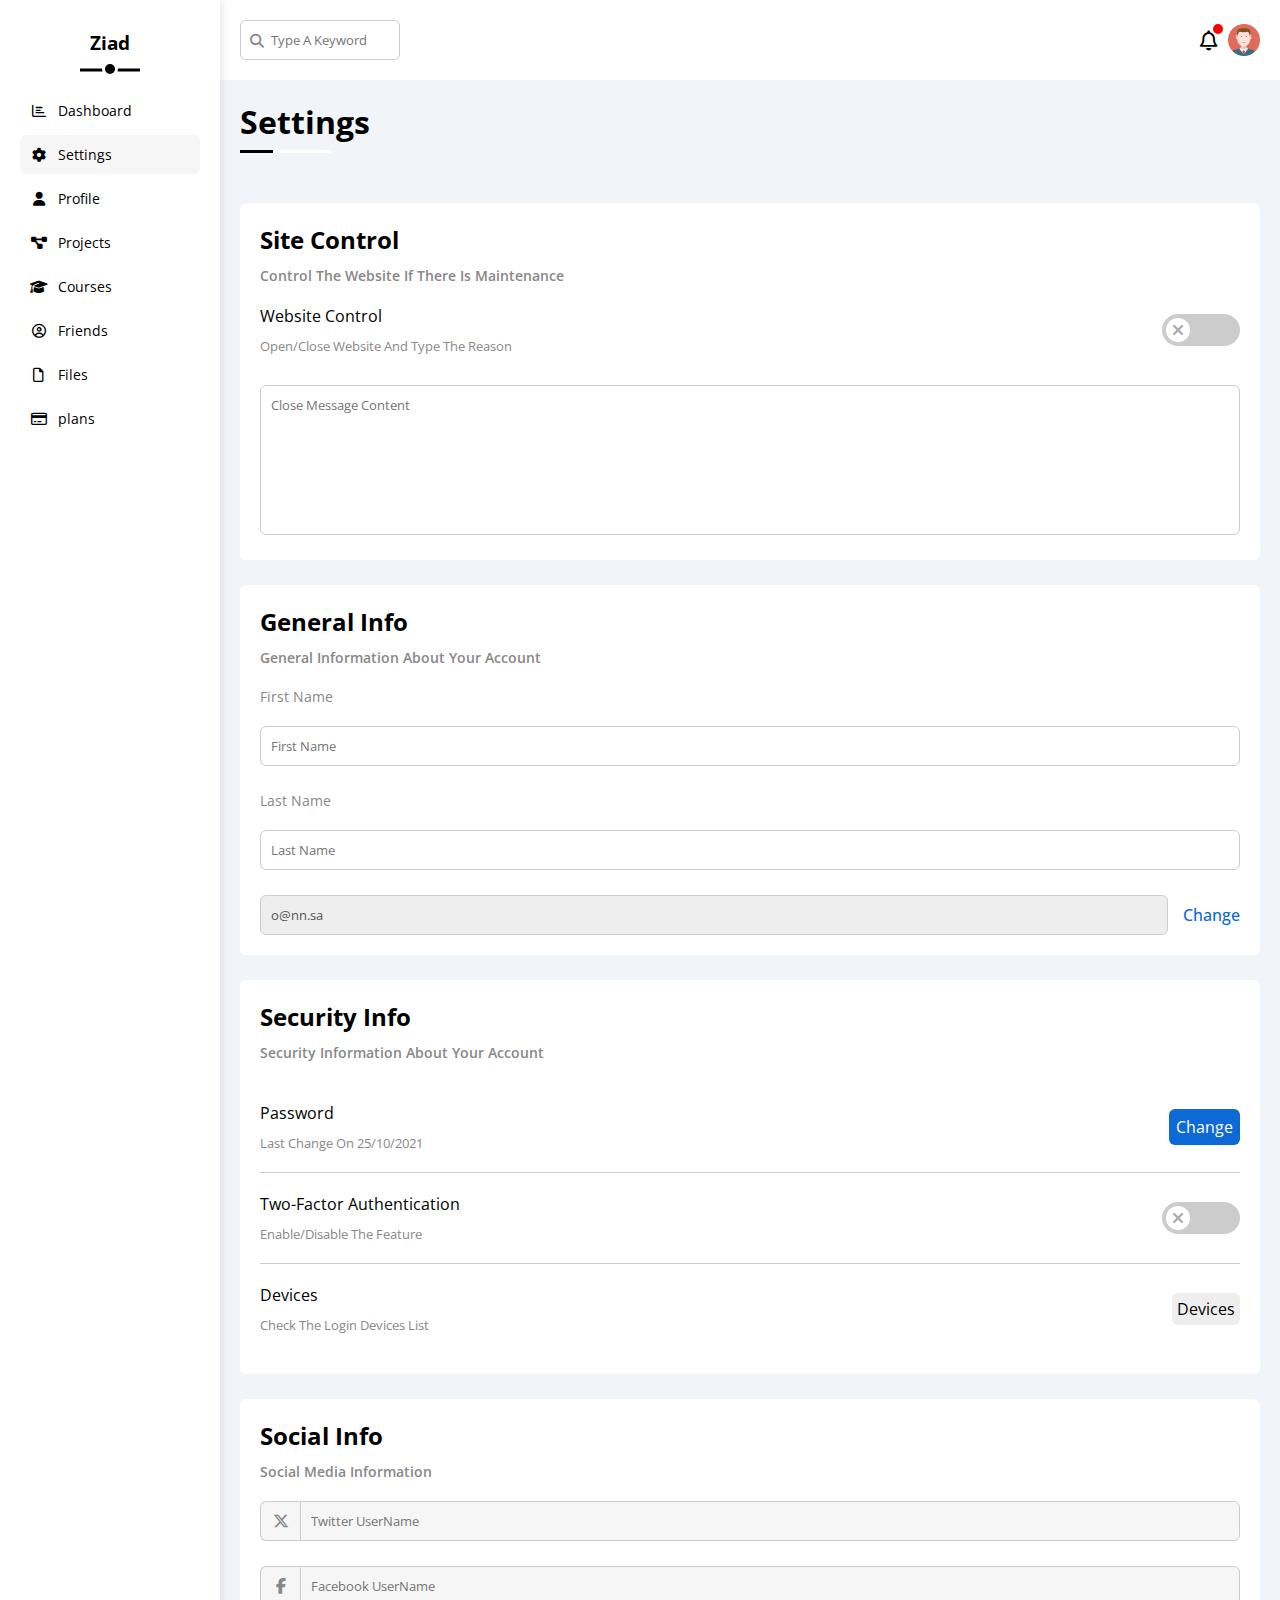
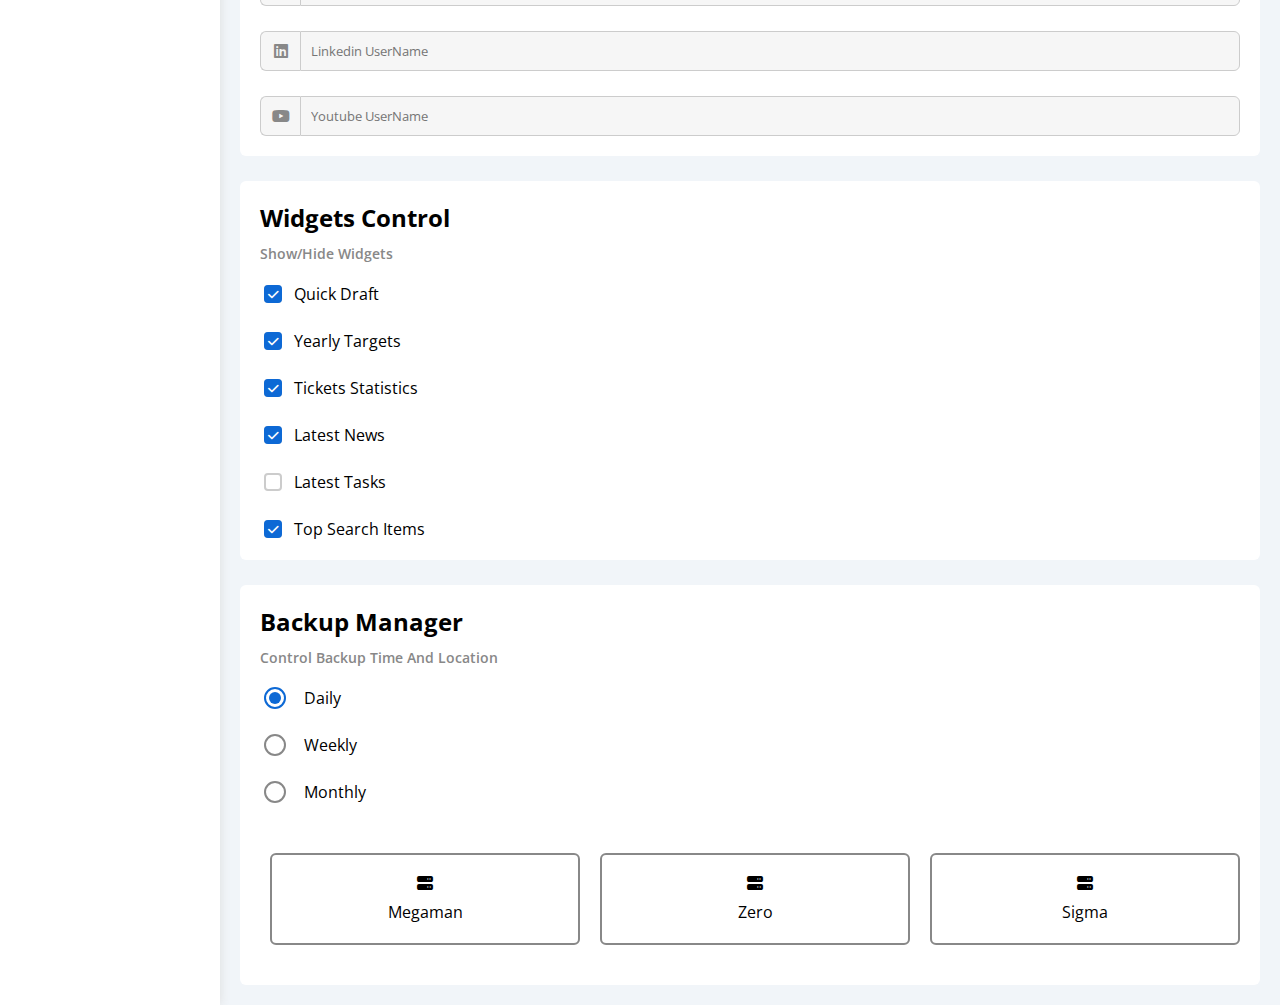
<file: settings.html>
<!DOCTYPE html>
<html lang="en">
    <head>
        <meta charset="UTF-8" />
        <meta name="viewport" content="width=device-width, initial-scale=1.0" />
        <link rel="preconnect" href="https://fonts.googleapis.com" />
        <link rel="preconnect" href="https://fonts.gstatic.com" crossorigin />
        <link
            href="https://fonts.googleapis.com/css2?family=Open+Sans:ital,wght@0,300..800;1,300..800&display=swap"
            rel="stylesheet"
        />
        <link rel="stylesheet" href="./css/all.min.css" />
        <link rel="stylesheet" href="./css/Framework.css" />
        <link rel="stylesheet" href="./css/style.css" />
        <title>Settings</title>
    </head>
    <body>
        <div class="page d-flex">
            <!-- aside -->
            <aside class="bg-white d-flex p-20 gap-25 p-relative">
                <h1 class="p-relative p-10">Ziad</h1>
                <ul class="pages d-flex f-direction-column align-center gap-5">
                    <li class="mediam-screen">
                        <a
                            class="d-flex align-center p-10 c-black fs-14 rad-6 gap-10 justify-start"
                            href="index.html"
                        >
                            <i class="fa-regular fa-chart-bar fa-fw"></i>
                            <p>Dashboard</p>
                        </a>
                    </li>
                    <li class="mediam-screen">
                        <a
                            class="active d-flex align-center p-10 c-black fs-14 rad-6 gap-10 justify-start"
                            href="settings.html"
                        >
                            <i class="fa-solid fa-gear fa-fw"></i>
                            <p>Settings</p>
                        </a>
                    </li>
                    <li class="mediam-screen">
                        <a
                            class="d-flex align-center p-10 c-black fs-14 rad-6 gap-10 justify-start"
                            href="profile.html"
                        >
                            <i class="fa-solid fa-user fa-fw"></i>
                            <p>Profile</p>
                        </a>
                    </li>
                    <li class="mediam-screen">
                        <a
                            class="d-flex align-center p-10 c-black fs-14 rad-6 gap-10 justify-start"
                            href="projects.html"
                        >
                            <i class="fa-solid fa-diagram-project fa-fw"></i>
                            <p class="mediam-screen">Projects</p>
                        </a>
                    </li>
                    <li class="mediam-screen">
                        <a
                            class="d-flex align-center p-10 c-black fs-14 rad-6 gap-10 justify-start"
                            href="courses.html"
                        >
                            <i class="fa-solid fa-graduation-cap fa-fw"></i>
                            <p>Courses</p>
                        </a>
                    </li>
                    <li class="mediam-screen">
                        <a
                            class="d-flex align-center p-10 c-black fs-14 rad-6 gap-10 justify-start"
                            href="friends.html"
                        >
                            <i class="fa-regular fa-circle-user fa-fw"></i>
                            <p>Friends</p>
                        </a>
                    </li>
                    <li class="mediam-screen">
                        <a
                            class="d-flex align-center p-10 c-black fs-14 rad-6 gap-10 justify-start"
                            href="files.html"
                        >
                            <i class="fa-regular fa-file fa-fw"></i>
                            <p>Files</p>
                        </a>
                    </li>
                    <li class="mediam-screen">
                        <a
                            class="d-flex align-center p-10 c-black fs-14 rad-6 gap-10 justify-start"
                            href="plans.html"
                        >
                            <i class="fa-regular fa-credit-card fa-fw"></i>
                            <p>plans</p>
                        </a>
                    </li>
                </ul>
            </aside>
            <div class="content w-full">
                <!-- header -->
                <header class="p-20 d-flex justify-bettwen bg-white">
                    <div class="search">
                        <input
                            type="search"
                            placeholder="Type A Keyword"
                            class="p-10 rad-6"
                        />
                    </div>
                    <div class="icons d-flex align-center gap-10">
                        <div class="notification">
                            <i class="fa-regular fa-bell fa-lg"></i>
                        </div>
                        <img src="./images/avatar.png" alt="" />
                    </div>
                </header>
                <!-- title -->
                <h2 class="fs-32 fw-700 p-relative">Settings</h2>
                <div class="settings d-flex f-direction-column gap-25 p-20">
                    <div class="card bg-white rad-6 p-20 rad-6">
                        <div class="card-text">
                            <h3>Site Control</h3>
                            <p>Control The Website If There Is Maintenance</p>
                        </div>
                        <div class="control">
                            <label
                                class="d-flex align-center justify-bettwen mb-30"
                            >
                                <div class="text">
                                    <p class="heading mb-10">Website Control</p>
                                    <p class="fs-13 c-gray">
                                        Open/Close Website And Type The Reason
                                    </p>
                                </div>
                                <input
                                    class="toggle-checkbox"
                                    type="checkbox"
                                />
                                <div class="toggle-switch"></div>
                            </label>
                            <textarea
                                placeholder="Close Message Content"
                                class="close-message w-full rad-6 p-10"
                            ></textarea>
                        </div>
                    </div>
                    <div class="card bg-white rad-6 p-20 rad-6">
                        <div class="card-text">
                            <h3>General Info</h3>
                            <p>General Information About Your Account</p>
                        </div>
                        <div
                            class="genral-info d-flex f-direction-column gap-25"
                        >
                            <div class="d-flex f-direction-column gap-20">
                                <label for="first-name" class="c-gray fs-14"
                                    >First Name</label
                                >
                                <input
                                    type="text"
                                    name="firstname"
                                    id="first-name"
                                    placeholder="First Name"
                                    class="p-10 rad-6"
                                />
                            </div>
                            <div class="d-flex f-direction-column gap-20">
                                <label for="last-name" class="c-gray fs-14"
                                    >Last Name</label
                                >
                                <input
                                    type="text"
                                    name="lastname"
                                    id="last-name"
                                    placeholder="Last Name"
                                    class="p-10 rad-6"
                                />
                            </div>
                            <div class="d-flex gap-15">
                                <input
                                    type="text"
                                    name=""
                                    value="o@nn.sa"
                                    disabled
                                    class="p-10 rad-6 bg-gray"
                                />
                                <button class="change">Change</button>
                            </div>
                        </div>
                    </div>
                    <div class="card bg-white rad-6 p-20 rad-6">
                        <div class="card-text">
                            <h3>Security Info</h3>
                            <p>Security Information About Your Account</p>
                        </div>
                        <div class="security-info">
                            <div
                                class="password d-flex align-center justify-bettwen p-y-20"
                            >
                                <div class="text">
                                    <p class="heading mb-10">Password</p>
                                    <p class="fs-13 c-gray">
                                        Last Change On 25/10/2021
                                    </p>
                                </div>
                                <button class="pass-btn rad-6">Change</button>
                            </div>
                            <label
                                class="two-factor d-flex align-center justify-bettwen p-y-20"
                            >
                                <div class="text">
                                    <p class="heading mb-10">
                                        Two-Factor Authentication
                                    </p>
                                    <p class="fs-13 c-gray">
                                        Enable/Disable The Feature
                                    </p>
                                </div>
                                <input
                                    class="toggle-checkbox"
                                    type="checkbox"
                                />
                                <div class="toggle-switch"></div>
                            </label>
                            <div
                                class="devices d-flex align-center justify-bettwen p-y-20"
                            >
                                <div class="text">
                                    <p class="heading mb-10">Devices</p>
                                    <p class="fs-13 c-gray">
                                        Check The Login Devices List
                                    </p>
                                </div>
                                <a href="#" class="p-5 c-black bg-gray rad-6"
                                    >Devices</a
                                >
                            </div>
                        </div>
                    </div>
                    <div class="card bg-white rad-6 p-20 rad-6">
                        <div class="card-text">
                            <h3>Social Info</h3>
                            <p>Social Media Information</p>
                        </div>
                        <div
                            class="social-info d-flex f-direction-column gap-25"
                        >
                            <div>
                                <input
                                    type="text"
                                    placeholder="Twitter UserName"
                                />
                                <div class="icon">
                                    <i class="fa-brands fa-x-twitter"></i>
                                </div>
                            </div>
                            <div>
                                <input
                                    type="text"
                                    placeholder="Facebook UserName"
                                />
                                <div class="icon">
                                    <i class="fa-brands fa-facebook-f"></i>
                                </div>
                            </div>
                            <div>
                                <input
                                    type="text"
                                    placeholder="Linkedin UserName"
                                />
                                <div class="icon">
                                    <i class="fa-brands fa-linkedin"></i>
                                </div>
                            </div>
                            <div>
                                <input
                                    type="text"
                                    placeholder="Youtube UserName"
                                />
                                <div class="icon">
                                    <i class="fa-brands fa-youtube"></i>
                                </div>
                            </div>
                        </div>
                    </div>
                    <div class="card bg-white rad-6 p-20 rad-6">
                        <div class="card-text">
                            <h3>Widgets Control</h3>
                            <p>Show/Hide Widgets</p>
                        </div>
                        <div
                            class="widgets-controls d-flex f-direction-column gap-25"
                        >
                            <div>
                                <input
                                    type="checkbox"
                                    name="quick-draft"
                                    id="quick-draft"
                                    checked
                                />
                                <label for="quick-draft">Quick Draft</label>
                            </div>
                            <div>
                                <input
                                    type="checkbox"
                                    name="yearly-targets"
                                    id="yearly-targets"
                                    checked
                                />
                                <label for="yearly-targets"
                                    >Yearly Targets</label
                                >
                            </div>
                            <div>
                                <input
                                    type="checkbox"
                                    name="tickets-statistics"
                                    id="tickets-statistics"
                                    checked
                                />
                                <label for="tickets-statistics"
                                    >Tickets Statistics</label
                                >
                            </div>
                            <div>
                                <input
                                    type="checkbox"
                                    name="latest-news"
                                    id="latest-news"
                                    checked
                                />
                                <label for="latest-news">Latest News</label>
                            </div>
                            <div>
                                <input
                                    type="checkbox"
                                    name="latest-tasks"
                                    id="latest-tasks"
                                />
                                <label for="latest-tasks">Latest Tasks</label>
                            </div>
                            <div>
                                <input
                                    type="checkbox"
                                    name="top-search"
                                    id="top-search"
                                    checked
                                />
                                <label for="top-search">Top Search Items</label>
                            </div>
                        </div>
                    </div>
                    <div class="card bg-white rad-6 p-20 rad-6">
                        <div class="card-text">
                            <h3>Backup Manager</h3>
                            <p>Control Backup Time And Location</p>
                        </div>
                        <div
                            class="backup-manager d-flex f-direction-column gap-25 mb-30"
                        >
                            <div>
                                <input
                                    type="radio"
                                    name="time"
                                    id="daily"
                                    checked
                                />
                                <label for="daily">Daily</label>
                            </div>
                            <div>
                                <input type="radio" name="time" id="weekly" />
                                <label for="weekly">Weekly</label>
                            </div>
                            <div>
                                <input type="radio" name="time" id="monthly" />
                                <label for="monthly">Monthly</label>
                            </div>
                        </div>
                        <div class="servers p-y-20 d-flex gap-10 align-center">
                            <input type="radio" name="server" id="server-one" />
                            <div
                                class="server rad-6 p-20 d-flex f-direction-column align-center gap-10"
                            >
                                <i class="fa-solid fa-server"></i>
                                <label for="server-one">Megaman</label>
                            </div>
                            <input type="radio" name="server" id="server-two" />
                            <div
                                class="server rad-6 p-20 d-flex f-direction-column align-center gap-10"
                            >
                                <i class="fa-solid fa-server"></i>
                                <label for="server-two">Zero</label>
                            </div>
                            <input
                                type="radio"
                                name="server"
                                id="server-three"
                            />
                            <div
                                class="server rad-6 p-20 d-flex f-direction-column align-center gap-10"
                            >
                                <i class="fa-solid fa-server"></i>
                                <label for="server-three">Sigma</label>
                            </div>
                        </div>
                    </div>
                </div>
            </div>
        </div>
    </body>
</html>
</file>
<file: css/Framework.css>
:root {
    --grey-color: #888;
    --blue-color: #0d69d5;
    --green-color: #22c55e;
    --yellow-color: #f59e0b;
    --red-color: #f44336;
}

/* box modle */
.d-flex {
    display: flex;
}

.flex-1 {
    flex: 1;
}

.justify-start {
    justify-content: flex-start;
}

.justify-end {
    justify-content: flex-end;
}

.justify-bettwen {
    justify-content: space-between;
}

.justify-center {
    justify-content: center;
}

.justify-around {
    justify-content: space-around;
}

.align-center {
    align-items: center;
}

.align-start {
    align-items: flex-start;
}

.align-end {
    align-items: flex-end;
}

.f-direction-column {
    flex-direction: column;
}

.f-left-top {
    display: flex;
    justify-content: flex-start;
    align-items: flex-start;
}

.f-left-center {
    display: flex;
    justify-content: flex-start;
    align-items: center;
}

.f-left-bottom {
    display: flex;
    justify-content: flex-start;
    align-items: flex-end;
}
.f-center-top {
    display: flex;
    justify-content: center;
    align-items: flex-start;
}
.f-center {
    display: flex;
    justify-content: center;
    align-items: center;
}

.f-center-bottom {
    display: flex;
    justify-content: center;
    align-items: flex-end;
}

.f-right-top {
    display: flex;
    justify-content: flex-end;
    align-items: flex-start;
}

.f-right-center {
    display: flex;
    justify-content: flex-end;
    align-items: center;
}

.f-right-center {
    display: flex;
    justify-content: flex-end;
    align-items: flex-end;
}

.d-grid {
    display: grid;
    grid-template-columns: repeat(auto-fill, minmax(450px, 1fr));
}

.grid-full {
    grid-column: 1 / -1;
    width: 100%;
}

.d-grid-200 {
    display: grid;
    grid-template-columns: repeat(auto-fill, minmax(200px, 1fr));
}

.gap-50 {
    gap: 50px;
}

.gap-30 {
    gap: 30px;
}

.gap-25 {
    gap: 25px;
}

.gap-20 {
    gap: 20px;
}

.gap-15 {
    gap: 15px;
}

.gap-10 {
    gap: 10px;
}

.gap-5 {
    gap: 5px;
}

/* width and height */

.w-full {
    width: 100%;
}

/* padding and margin */
.p-25 {
    padding: 25px;
}

.p-20 {
    padding: 20px;
}

.p-15 {
    padding: 15px;
}

.p-10 {
    padding: 10px;
}

.p-5 {
    padding: 5px;
}

.p-y-20 {
    padding: 20px 0;
}

.p-y-15 {
    padding: 15px 0;
}

.p-y-10 {
    padding: 10px 0;
}

.p-y-5 {
    padding: 5px 0;
}

.p-x-20 {
    padding: 0 20px;
}

.p-x-10 {
    padding: 0 10px;
}

.p-x-5 {
    padding: 0 5px;
}

.pt-20 {
    padding-top: 20px;
}

.pb-15 {
    padding-bottom: 15px;
}

.m-20 {
    margin: 20px;
}

.mb-10 {
    margin-bottom: 10px;
}

.mb-20 {
    margin-bottom: 20px;
}

.mb-30 {
    margin-bottom: 30px;
}

.mb-50 {
    margin-bottom: 50px;
}

.ml-20 {
    margin-left: 20px;
}

.mr-10 {
    margin-right: 10px;
}

/* position */

.p-relative {
    position: relative;
}

/* backgound */

.bg-white {
    background-color: white;
}

.bg-blue-20 {
    background-color: rgb(0 117 255 / 20%);
}

.bg-yellow-20 {
    background-color: rgb(245 158 11 / 20%);
}

.bg-green-20 {
    background-color: rgb(34 197 94 / 20%);
}

.bg-red-20 {
    background-color: rgb(244 67 54 / 20%);
}

.bg-blue {
    background-color: var(--blue-color);
}

.bg-yellow {
    background-color: var(--yellow-color);
}

.bg-green {
    background-color: var(--green-color);
}

.bg-gray {
    background-color: #eee;
}

.bg-red {
    background-color: var(--red-color);
}

/* font */

.c-black {
    color: black;
}

.c-white {
    color: white;
}

.c-gray {
    color: var(--grey-color);
}

.c-blue {
    color: var(--blue-color);
}

.c-yellow {
    color: var(--yellow-color);
}

.c-green {
    color: var(--green-color);
}

.c-red {
    color: var(--red-color);
}

.fs-13 {
    font-size: 13px;
}

.fs-14 {
    font-size: 14px;
}

.fs-15 {
    font-size: 15px;
}

.fs-18 {
    font-size: 18px;
}

.fs-24 {
    font-size: 24px;
}

.fs-25 {
    font-size: 25px;
}

.fs-32 {
    font-size: 32px;
}

.fs-40 {
    font-size: 40px;
}

.fw-900 {
    font-weight: 900;
}

.fw-700 {
    font-weight: 700;
}

.fw-400 {
    font-weight: 400;
}

/* border */
.rad-6 {
    border-radius: 6px;
}

.half-rad {
    border-radius: 50%;
}

.border-gray {
    border: 1px solid #ccc;
}

/* text-align */

.text-center {
    text-align: center;
}

.text-start {
    text-align: start;
}

.text-right {
    text-align: end;
}

.primary-btn {
    background-color: var(--blue-color);
    color: white;
    font-size: 14px;
    font-weight: 400;
    padding: 5px 10px;
    border-radius: 6px;
    cursor: pointer;
}
</file>
<file: css/style.css>
* {
    margin: 0;
    padding: 0;
    box-sizing: border-box;
    list-style: none;
    text-decoration: none;
    font-family: "Open Sans", serif;
    outline: none;
    border: none;
}

html {
    scroll-behavior: smooth;
}

:root {
    --grey-color: #888;
    --blue-color: #0d69d5;
    --green-color: #22c55e;
    --yellow-color: #f59e0b;
    --red-color: #f44336;
}

h1,
h2,
h3,
h4,
h5,
h6 {
    margin: 0;
}

/* page */

.page {
    min-height: 100vh;
    background-color: #f1f5f9;
}

/* aside */

.page aside {
    max-width: 100%;
    flex-direction: column;
    align-items: center;
    box-shadow: 0 0 10px #ddd;
}

.page aside h1 {
    font-weight: 700;
    font-size: 19px;
}

.page aside h1::before {
    content: "";
    width: 100%;
    height: 3px;
    background-color: black;
    position: absolute;
    left: 0;
    bottom: -7px;
    transform: translateY(-50%);
}

.page aside h1::after {
    content: "";
    width: 10px;
    height: 10px;
    border-radius: 50%;
    background-color: black;
    position: absolute;
    left: 50%;
    bottom: -19px;
    transform: translate(-50%, -50%);
    border: 3px solid white;
}

.page aside ul li {
    width: 180px;
}

.page aside ul li a {
    font-weight: 400;
}

.page aside ul li a.active,
.page aside ul li a:hover {
    background-color: #f6f6f6;
}

.page .content header .search {
    position: relative;
}

.page .content header .search input {
    width: 160px;
    border: 1px solid #ccc;
    padding-left: 30px;
    transition: width 0.3s;
}

.page .content header .search input:focus {
    width: 200px;
}

.page .content header .search input:focus::placeholder {
    color: white;
    transition: 0.3s;
}

.page .content header .search::before {
    font-family: var(--fa-style-family-classic);
    content: "\f002";
    font-weight: 900;
    font-size: 14px;
    color: #888;
    transform: translateY(-50%);
    position: absolute;
    left: 10px;
    top: 50%;
}

.page .content header .icons .notification {
    position: relative;
}

.page .content header .icons .notification::before {
    content: "";
    position: absolute;
    width: 10px;
    height: 10px;
    background-color: red;
    border-radius: 50%;
    right: -5px;
    top: -5px;
}

.page .content header .icons i {
    font-weight: 400;
}

.page .content header .icons img {
    width: 32px;
    height: 32px;
}

/* main title */

.page .content > h2 {
    width: fit-content;
    margin: 20px 20px 40px;
}

.page .content > h2::before {
    content: "";
    position: absolute;
    left: 0;
    bottom: -10px;
    background-color: white;
    width: 70%;
    height: 3px;
}

.page .content > h2::after {
    content: "";
    position: absolute;
    left: 0;
    bottom: -10px;
    background-color: black;
    width: 25%;
    height: 3px;
}

/* start operations */

.operations {
}

.welcome .heading {
    background-color: #eeeeee;
}

.welcome .heading img.avater {
    width: 60px;
    height: 60px;
    border-radius: 50%;
    position: absolute;
    box-shadow: rgb(221, 221, 221) 0px 0px 5px;
    bottom: -25px;
    left: 20px;
    border-width: 2px;
    border-style: solid;
    border-color: white;
    border-image: initial;
    padding: 2px;
}

.welcome .heading .text h3 {
    font-size: 24px;
    font-weight: 700;
    margin-bottom: 10px;
}

.welcome .heading .text p {
    font-size: 14px;
    font-weight: 600;
    color: var(--grey-color);
}

.welcome .heading img {
    width: 200px;
}

.welcome .info {
    margin-top: 50px;
    margin-bottom: 20px;
    border-top: 1px solid #ccc;
    border-bottom: 1px solid #ccc;
}

.welcome .info li {
    text-align: center;
}

.welcome .info li p:first-child {
    font-size: 16px;
    font-weight: 600;
}

.welcome .info li p:last-child {
    font-size: 14px;
    font-weight: 400;
    color: var(--grey-color);
}

.card .card-text {
    margin-bottom: 20px;
}

.card .card-text h3 {
    font-size: 24px;
    font-weight: 700;
    margin-bottom: 10px;
}

.card .card-text p {
    font-size: 14px;
    font-weight: 600;
    color: var(--grey-color);
}

.card form {
    display: flex;
    flex-direction: column;
    align-items: flex-end;
    gap: 20px;
}

.card form .input {
    background-color: #eeeeee;
}

.card form textarea {
    min-height: 180px;
    resize: none;
}

.target-prog {
    display: flex;
    flex-direction: column;
    gap: 20px;
}

.target-prog .prog {
    width: 100%;
    height: 80px;
    display: flex;
    align-items: center;
    gap: 20px;
}

.target-prog .prog .icon {
    width: 80px;
    max-width: 100%;
    height: 100%;
}

.target-prog .prog .info {
    height: 100%;
    display: flex;
    flex-direction: column;
    justify-content: space-evenly;
    flex: 1;
}

.target-prog .prog .info .prog-bar {
    width: 100%;
    height: 5px;
}

.target-prog .prog .info .prog-bar span {
    height: 100%;
    display: block;
}

.target-prog .prog.mony .info .prog-bar span {
    width: 80%;
}

.target-prog .prog.mony .info .prog-bar span::before {
    content: "80%";
    background-color: var(--blue-color);
}

.target-prog .prog.projects .info .prog-bar span::before {
    content: "55%";
    background-color: var(--yellow-color);
}

.target-prog .prog.team .info .prog-bar span::before {
    content: "75%";
    background-color: var(--green-color);
}

.target-prog .prog .info .prog-bar span::before {
    padding: 3px;
    color: white;
    position: absolute;
    right: 0%;
    top: -200%;
    border-radius: 6px;
    transform: translate(50%, -100%);
    font-size: 13px;
    font-weight: 400;
}

.target-prog .prog .info .prog-bar span::after {
    content: "";
    position: absolute;
    right: 0%;
    top: -20%;
    transform: translate(50%, -100%);
    border-width: 5px;
    border-style: solid;
}

.target-prog .prog.mony .info .prog-bar span::after {
    border-color: var(--blue-color) transparent transparent transparent;
}

.target-prog .prog.projects .info .prog-bar span::after {
    border-color: var(--yellow-color) transparent transparent transparent;
}

.target-prog .prog.team .info .prog-bar span::after {
    border-color: var(--green-color) transparent transparent transparent;
}

.target-prog .prog.projects .info .prog-bar span {
    width: 55%;
}

.target-prog .prog.team .info .prog-bar span {
    width: 75%;
}

.status {
    min-height: 150px;
}

.latest .card:not(:last-child) {
    border-bottom: 1px solid #eee;
}

.latest .card img {
    width: 100px;
}

.latest .card h4 {
    margin-bottom: 10px;
}

.latest .card .days {
    min-width: 80px;
    text-align: center;
}

.latest-tasks .card:not(:last-child) {
    border-bottom: 1px solid #eee;
}

.latest-tasks .card .text h4 {
    margin-bottom: 10px;
}

.latest-tasks .card button {
    background-color: transparent;
    cursor: pointer;
}

.latest-tasks .card button:hover i {
    color: var(--red-color);
    transition: 0.3s;
}

.latest-tasks .card.done {
    opacity: 0.5;
}

.latest-tasks .card.done .text h4 {
    text-decoration: line-through;
}

.latest-tasks .card.done .text p {
    text-decoration: line-through;
}

.card .latest-uploads .box .info img {
    width: 40px;
    height: 40px;
}

.card .latest-uploads .box:not(:last-child) {
    border-bottom: 1px solid #eee;
}

.card .project-prog .stages {
    border-left: 3px solid var(--blue-color);
    padding-left: 30px;
}

.card .project-prog .stages p {
    position: relative;
}

.card .project-prog .stages p::before {
    content: "";
    width: 20px;
    height: 20px;
    border-radius: 50%;
    border: 3px solid white;
    outline: 3px solid var(--blue-color);
    position: absolute;
    background-color: var(--blue-color);
    left: -45px;
}

.card .project-prog .stages p:nth-child(4):before {
    animation: loading 0.8s infinite alternate;
    background-color: white;
}

@keyframes loading {
    0% {
        background-color: var(--blue-color);
    }
    100% {
        background-color: white;
    }
}

.card .project-prog .stages p:nth-child(5):before {
    background-color: white;
}

.card .project-prog img {
    width: 160px;
    opacity: 0.2;
}

.card .reminder {
    padding-left: 30px;
}

.card .reminder .box {
    padding-left: 20px;
    position: relative;
}

.card .reminder .box.first {
    border-left: 3px solid var(--blue-color);
}

.card .reminder .box.second {
    border-left: 3px solid var(--green-color);
}

.card .reminder .box.thired {
    border-left: 3px solid var(--yellow-color);
}

.card .reminder .box.fourth {
    border-left: 3px solid var(--red-color);
}

.card .reminder .box::before {
    content: "";
    width: 15px;
    height: 15px;
    background-color: #0d69d5;
    border-radius: 50%;
    position: absolute;
    top: 50%;
    transform: translateY(-50%);
    left: -35px;
}

.card .reminder .box.first::before {
    background-color: var(--blue-color);
}

.card .reminder .box.second::before {
    background-color: var(--green-color);
}

.card .reminder .box.thired::before {
    background-color: var(--yellow-color);
}

.card .reminder .box.fourth::before {
    background-color: var(--red-color);
}

.card .last-post .person-info img {
    width: 48px;
    height: 48px;
}

.card .last-post .post {
    border-bottom: 1px solid #eee;
    border-top: 1px solid #eee;
    font-size: 16px;
    line-height: 29px;
}

.card .social-stats .box i {
    width: 52px;
    transition: 0.3s;
}

.card .social-stats .box:hover i {
    transform: rotate(6deg);
}

.card .social-stats .box .text {
    flex: 1;
}

.card .social-stats .box:first-child {
    background-color: #1da1f233;
}

.card .social-stats .box:first-child i {
    background-color: #1da1f2;
}

.card .social-stats .box:first-child p {
    color: #1da1f2;
}

.card .social-stats .box:first-child .text a {
    background-color: #1da1f2;
}

.card .social-stats .box:nth-child(2) {
    background-color: rgb(24 119 242 / 20%);
}

.card .social-stats .box:nth-child(2) i {
    background-color: #1877f2;
}

.card .social-stats .box:nth-child(2) p {
    color: #1da1f2;
}

.card .social-stats .box:nth-child(2) .text a {
    background-color: #1877f2;
}

.card .social-stats .box:nth-child(3) {
    background-color: rgba(255 0 0 / 20%);
}

.card .social-stats .box:nth-child(3) i {
    background-color: red;
}

.card .social-stats .box:nth-child(3) p {
    color: red;
}

.card .social-stats .box:nth-child(3) .text a {
    background-color: red;
}

.card .social-stats .box:nth-child(4) {
    background-color: #0077b533;
}

.card .social-stats .box:nth-child(4) i {
    background-color: #0077b5;
}

.card .social-stats .box:nth-child(4) p {
    color: #0077b5;
}

.card .social-stats .box:nth-child(4) .text a {
    background-color: #0077b5;
}

/* table */

.table-container {
    width: 100%;
    max-width: 100%;
    overflow-x: auto;
    scrollbar-color: #0075ff #f1f1f1;
}

.table-container::-webkit-scrollbar {
    height: 16px; /* زيادة ارتفاع الـ Scrollbar الأفقي */
}

::-webkit-scrollbar {
    width: 15px;
    height: 15px;
}

::-webkit-scrollbar-thumb {
    background: #0d69d5;
    min-height: 80px;
    min-width: 80px;
}

::-webkit-scrollbar-thumb:hover {
    background: #084ea8;
}

table {
    min-width: 1000px;
    max-width: 100%;
    border-collapse: collapse;
    table-layout: fixed;
}

table img {
    width: 32px;
    height: 32px;
    border-radius: 50%;
    padding: 2px;
    background-color: white;
}

table img:not(:first-child) {
    margin-left: -20px;
}

table td,
table th {
    white-space: nowrap;
    overflow: hidden;
    text-overflow: ellipsis;
    padding: 15px;
    border: 1px solid #eee;
}

table th {
    background-color: #eee;
    font-size: 15px;
    font-weight: 700;
}

table td {
    font-size: 15px;
    font-weight: 500;
}

table tbody tr {
    transition: 0.3s;
}

table tbody tr:hover {
    background-color: #faf7f7;
}

.jop-status {
    width: fit-content;
    border-radius: 6px;
    font-size: 13px;
    color: white;
    padding: 5px;
    font-weight: 400;
}

.pending-jop {
    background-color: var(--yellow-color);
}

.in-progress {
    background-color: var(--blue-color);
}

.completed {
    background-color: var(--green-color);
}

.rejected {
    background-color: var(--red-color);
}

@media (max-width: 767px) {
    .page aside {
        gap: 10px;
    }
    .page aside h1 {
        font-size: 13px;
    }
    .page aside h1::before {
        display: none;
    }
    .page aside h1::after {
        display: none;
    }
    .page aside ul li {
        width: fit-content;
    }
    li.mediam-screen a p {
        display: none;
    }
    .operations {
        gap: 15px;
    }
}

.toggle-checkbox {
    -webkit-appearance: none;
    appearance: none;
}

.toggle-switch {
    background-color: #ccc;
    width: 78px;
    height: 32px;
    border-radius: 16px;
    position: relative;
    transition: 0.3s;
    cursor: pointer;
}

.toggle-switch::before {
    font-family: var(--fa-style-family-classic);
    content: "\f00d";
    font-weight: 900;
    background-color: white;
    width: 24px;
    height: 24px;
    position: absolute;
    border-radius: 50%;
    top: 4px;
    left: 4px;
    display: flex;
    justify-content: center;
    align-items: center;
    color: #aaa;
    transition: 0.3s;
}

.toggle-checkbox:checked + .toggle-switch {
    background-color: var(--blue-color);
}

.toggle-checkbox:checked + .toggle-switch::before {
    left: 50px;
    color: var(--blue-color);
    content: "\f00c";
}

.close-message {
    border: 1px solid #ccc;
    height: 150px;
    resize: none;
}

.genral-info input {
    border: 1px solid #ccc;
}

.genral-info input:disabled {
    flex: 1;
}

.genral-info .change {
    background-color: transparent;
    color: var(--blue-color);
    font-size: 16px;
    font-weight: 500;
    cursor: pointer;
}

.password .pass-btn {
    font-size: 16px;
    color: white;
    background-color: var(--blue-color);
    padding: 7px;
}

.two-factor {
    border-top: 1px solid #ccc;
    border-bottom: 1px solid #ccc;
}

.social-info > div {
    display: flex;
    flex-direction: row-reverse;
    align-items: center;
}

.social-info > div input {
    flex: 1;
    padding: 10px;
    border: 1px solid #ccc;
    border-radius: 0px 6px 6px 0px;
    background-color: #f6f6f6;
}

.social-info > div .icon {
    width: 40px;
    height: 40px;
    background-color: #f6f6f6;
    border: 1px solid #ccc;
    border-right: none;
    display: flex;
    justify-content: center;
    align-items: center;
    border-radius: 6px 0px 0px 6px;
}

.social-info > div .icon i {
    color: var(--grey-color);
}

.social-info > div input:focus + .icon i {
    color: black;
}

.widgets-controls > div input {
    appearance: none;
}

.widgets-controls > div label {
    position: relative;
    margin-left: 30px;
    cursor: pointer;
}

.widgets-controls > div label::before {
    content: "";
    width: 14px;
    height: 14px;
    border: 2px solid #ccc;
    transition: 0.3s;
}

.widgets-controls > div label:hover::before {
    border: #0075ff 2px solid;
}

.widgets-controls > div label::after {
    content: "\f00c";
    font-family: var(--fa-style-family-classic);
    font-weight: 900;
    font-size: 12px;
    width: 18px;
    height: 18px;
    background-color: var(--blue-color);
    color: white;
    display: flex;
    justify-content: center;
    align-items: center;
    margin-top: -9px;
    transform: scale(0) rotate(360deg);
    transition: 0.3s;
}

.widgets-controls div input:checked + label::after {
    transform: scale(1);
}

.widgets-controls > div label::before,
.widgets-controls > div label::after {
    position: absolute;
    top: 50%;
    left: -30px;
    margin-top: -9px;
    border-radius: 4px;
}

.backup-manager div input {
    appearance: none;
}

.backup-manager div label {
    padding-left: 40px;
    position: relative;
    cursor: pointer;
}

.backup-manager div label::before {
    content: "";
    position: absolute;
    border-radius: 50%;
    top: 50%;
    left: 0;
    transition: 0.3s;
    width: 18px;
    height: 18px;
    border: 2px solid var(--grey-color);
    margin-top: -11px;
}

.backup-manager div label::after {
    content: "";
    position: absolute;
    border-radius: 50%;
    top: 5px;
    left: 5px;
    transition: 0.3s;
    width: 12px;
    height: 12px;
    background-color: var(--blue-color);
    transform: scale(0);
}

.backup-manager div input:checked + label::before {
    border: 2px solid var(--blue-color);
}

.backup-manager div input:checked + label::after {
    transform: scale(1);
}

.servers input {
    appearance: none;
}

.servers .server {
    border: 2px solid var(--grey-color);
    flex: 1;
    cursor: pointer;
    position: relative;
}

.servers input:checked + .server label {
    color: var(--blue-color);
}

.servers .server label::before {
    content: "";
    position: absolute;
    width: 100%;
    height: 100%;
    left: 0;
    top: 0;
    cursor: pointer;
}

.servers input:checked + .server {
    border: 2px solid var(--blue-color);
}

.servers input:checked + .server i {
    color: var(--blue-color);
}

@media (max-width: 767px) {
    .servers {
        flex-direction: column;
    }
    .servers .server {
        width: 100%;
    }
}

.avatar-box {
    padding: 20px 50px;
    display: flex;
    flex-direction: column;
    gap: 5px;
    border-right: 1px solid #ccc;
}

.profile .card .avatar-box img {
    width: 120px;
    height: 120px;
    border-radius: 50%;
}

.avatar-box h3 {
    font-size: 19px;
    font-weight: 700;
}

.avatar-box p {
    font-size: 16px;
    color: var(--grey-color);
    font-weight: 400;
}

.avatar-box .level-bar {
    width: 100%;
    height: 7px;
    background-color: #eee;
    border-radius: 5px;
}

.avatar-box .level-bar span {
    width: 80%;
    height: 100%;
    background-color: var(--blue-color);
    display: block;
    border-radius: 5px;
}

.avatar-box .stars i {
    color: var(--yellow-color);
}

.avatar-box .rates {
    font-size: 13px;
    color: var(--grey-color);
}

.user-info {
    flex: 1;
}

.user-info .box:nth-child(2) {
    border-top: 1px solid #ccc;
    border-bottom: 1px solid #ccc;
}

.user-info .box:nth-child(3) {
    border-bottom: 1px solid #ccc;
}

.toggle-checkbox-small {
    -webkit-appearance: none;
    appearance: none;
    display: none;
}

.toggle-switch-small {
    background-color: #ccc;
    width: 78px;
    height: 20px;
    border-radius: 16px;
    position: relative;
    transition: 0.3s;
    cursor: pointer;
}

.toggle-switch-small::before {
    font-family: var(--fa-style-family-classic);
    content: "\f00d";
    font-weight: 900;
    font-size: 8px;
    background-color: white;
    width: 12px;
    height: 12px;
    position: absolute;
    border-radius: 50%;
    top: 4px;
    left: 4px;
    display: flex;
    justify-content: center;
    align-items: center;
    color: #aaa;
    transition: 0.3s;
}

.toggle-checkbox-small:checked + .toggle-switch-small {
    background-color: var(--blue-color);
}

.toggle-checkbox-small:checked + .toggle-switch-small::before {
    left: 62px;
    color: var(--blue-color);
    content: "\f00c";
}

@media (max-width: 991px) {
    .options-cont {
        flex-direction: column;
        gap: 10px;
    }
    .right {
        align-items: flex-start;
    }
}

@media (max-width: 767px) {
    .options-card {
        flex-direction: column;
    }
    .options-cont {
        flex-direction: column;
        gap: 10px;
    }
    .right {
        align-items: flex-start;
    }
    .avatar-box {
        border: none;
    }
}

.card .skills .skill {
    display: flex;
    gap: 20px;
    flex-wrap: wrap;
}

.card .skills .skill:not(:last-child) {
    border-bottom: 1px solid #eee;
}

.card .latest-active {
    flex: 1;
}

.card .latest-active img {
    width: 64px;
    height: 64px;
    border-radius: 50%;
}

.card .latest-active .box:not(:last-child) {
    border-bottom: 1px solid #eee;
}

@media (max-width: 991px) {
    .card-container {
        flex-direction: column;
    }
}

.projects .card {
    max-width: 100%;
}

.projects .card .users img {
    width: 40px;
    height: 40px;
    border-radius: 50%;
    border: 2px solid white;
    cursor: pointer;
}

.projects .card .users img:hover {
    position: relative;
}

.projects .card .users img:not(:first-child) {
    margin-left: -20px;
}

.projects .card .skills {
    border-top: 1px solid #eee;
    border-bottom: 1px solid #eee;
    flex-wrap: wrap;
}

.projects .card .info .progress-bar {
    width: 260px;
    height: 10px;
    background-color: #eee;
    border-radius: 200px;
}

.projects .card .info .progress-bar div {
    height: 100%;
    border-radius: 200px;
}

.projects .card .info .progress-bar div.in-prog {
    width: 50%;
    background-color: var(--red-color);
}

.projects .card .info .progress-bar div.testing {
    width: 75%;
    background-color: var(--green-color);
}

.projects .card .info .progress-bar div.done {
    width: 100%;
    background-color: var(--blue-color);
}

@media (max-width: 767px) {
    .projects .card .skills {
        flex-direction: column;
        gap: 15px;
    }
    .projects .card .skills p {
        width: fit-content;
        font-size: 13px;
    }
    .projects .card .info {
        flex-direction: column;
        gap: 15px;
        align-items: center;
    }
}

.courses {
    display: grid;
    grid-template-columns: repeat(auto-fill, minmax(300px, 1fr));
    gap: 20px;
}

.courses .box {
    border-radius: 6px;
}

.courses .image {
    height: 280px;
    position: relative;
}

.courses .bg-image {
    width: 100%;
    max-width: 100%;
    height: 100%;
    position: absolute;
    left: 0;
    top: 0;
    object-fit: cover;
    border-radius: 6px 6px 0 0;
}

.courses .user-image {
    width: 64px;
    height: 64px;
    border-radius: 50%;
    border: 2px solid white;
    position: relative;
    left: 20px;
    top: 20px;
}

.courses .discription {
    line-height: 22px;
}

.courses .info {
    border-top: 1px solid #eee;
    position: relative;
}

.courses .info::before {
    content: "Course Info";
    position: absolute;
    left: 50%;
    top: 0;
    transform: translate(-50%, -50%);
    font-size: 13px;
    background-color: var(--blue-color);
    color: white;
    font-weight: 500;
    padding: 5px;
    border-radius: 6px;
}

.friends {
    display: grid;
    grid-template-columns: repeat(auto-fill, minmax(300px, 1fr));
    gap: 20px;
}

.friends .contact a i {
    color: #666;
}

.friends .contact a:hover {
    background-color: var(--blue-color);
}

.friends .contact a:hover i {
    color: white;
}

.friends .box img {
    width: 100px;
    height: 100px;
    border-radius: 50%;
}

.friends .box .other-info {
    border-top: 1px solid #eee;
    border-bottom: 1px solid #eee;
    position: relative;
}

.friends .box.vip .other-info::before {
    content: "VIP";
    position: absolute;
    right: 0;
    top: 50%;
    color: var(--yellow-color);
    transform: translateY(-50%);
    font-size: 40px;
    opacity: 0.2;
    font-weight: 700;
}

.files .files-container {
    display: grid;
    grid-template-columns: repeat(auto-fill, minmax(200px, 1fr));
    gap: 20px;
}

.files .files-container img {
    width: 64px;
    transition: 0.3s;
}

.files .files-container .box:hover img {
    transform: rotate(6deg);
}

.files .files-container .box .date-size {
    border-top: 1px solid #eee;
}

.files-statistics {
    width: 100%;
    max-width: 300px;
    height: fit-content;
}

.files-statistics .file {
    border: 1px solid #eee;
}

.files-statistics .icon {
    width: 40px;
    height: 40px;
}

.files-statistics .upload-btn {
    margin: 0 auto;
    display: block;
    width: fit-content;
    padding: 10px 20px;
}

.files-statistics .upload-btn:hover i {
    animation: go-up 0.8s infinite;
}

.files-statistics .upload-btn i {
    margin-right: 10px;
    transition: 0.3s;
}

@keyframes go-up {
    0% {
        transform: translateY(0);
    }
    50% {
        transform: translateY(-5px);
    }
    100% {
        transform: translateY(0);
    }
}

@media (max-width: 767px) {
    .files {
        flex-direction: column-reverse;
    }
    .files-statistics {
        max-width: 100%;
    }
}

.plans {
    display: grid;
    grid-template-columns: repeat(auto-fill, minmax(450px, 1fr));
    gap: 20px;
}

@media (max-width: 767px) {
    .plans {
        display: grid;
        grid-template-columns: repeat(auto-fill, minmax(300px, 1fr));
        gap: 20px;
    }
}

.plans .plan.free .price {
    border: 3px solid white;
    outline: 3px solid var(--green-color);
}

.plans .plan.basic .price {
    border: 3px solid white;
    outline: 3px solid var(--blue-color);
}

.plans .plan.premium .price {
    border: 3px solid white;
    outline: 3px solid var(--yellow-color);
}

.plans .plan .info li {
    border-bottom: 1px solid #ddd;
}

.plans .plan .info .fa-info {
    font-size: 8px;
    color: white;
    width: 15px;
    height: 15px;
    background-color: var(--grey-color);
    display: flex;
    justify-content: center;
    align-items: center;
    border-radius: 50%;
    padding: 5px;
    font-weight: 900;
}

.plans .plan .join-btn {
    width: fit-content;
    border-radius: 6px;
    padding: 5px 10px;
    color: white;
}

.plans .plan.free .join-btn {
    background-color: var(--green-color);
}

.plans .plan.basic .join-btn {
    background-color: var(--blue-color);
}

.plans .plan.premium .join-btn {
    background-color: var(--yellow-color);
}
</file>
